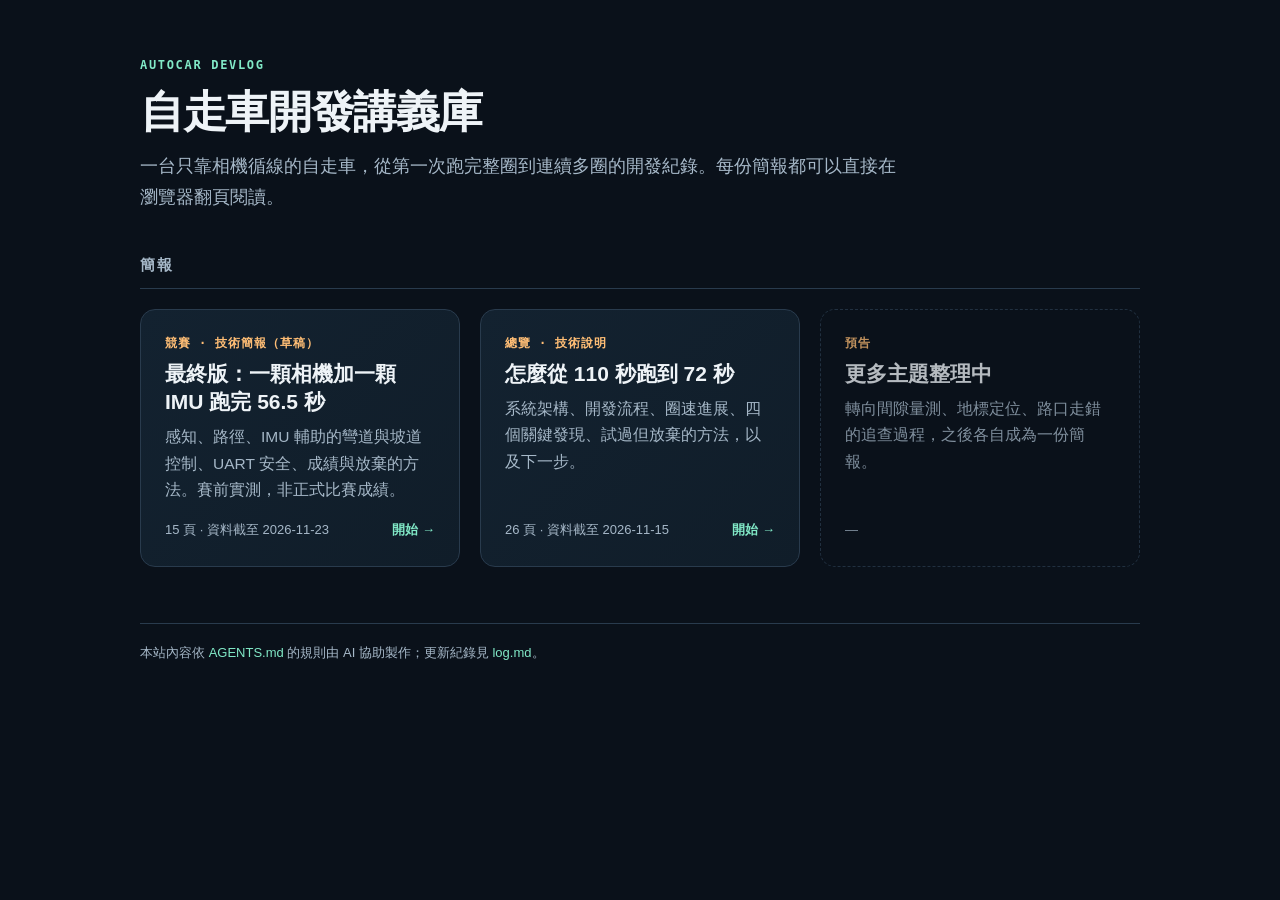
<file: index.html>
<!DOCTYPE html>
<html lang="zh-Hant"><head><meta charset="utf-8"/><meta name="viewport" content="width=device-width,initial-scale=1"/>
<meta name="description" content="視覺循線自走車的開發紀錄與技術說明簡報。"/>
<title>自走車開發講義庫</title>
<style>
:root{--bg:#0a111a;--panel:#111d2a;--line:#293b4d;--text:#eef3f7;--muted:#a6b8c8;--accent:#81e9c7;--warm:#ffbe75;color-scheme:dark}
*{box-sizing:border-box}
body{margin:0;background:var(--bg);color:var(--text);font:18px/1.7 -apple-system,BlinkMacSystemFont,"Segoe UI","PingFang TC","Microsoft JhengHei","Noto Sans CJK TC",sans-serif}
a{color:var(--accent);text-decoration:none}a:hover{text-decoration:underline}
.wrap{max-width:1040px;margin:auto;padding:56px 20px 80px}
.kicker{font:600 12px/1.5 ui-monospace,Consolas,monospace;letter-spacing:.14em;color:var(--accent)}
h1{font-size:clamp(30px,5vw,44px);line-height:1.25;letter-spacing:-.03em;margin:10px 0 12px}
.intro{color:var(--muted);max-width:42em;margin:0 0 40px}
h2{font-size:15px;letter-spacing:.1em;color:var(--muted);font-weight:650;border-bottom:1px solid var(--line);padding-bottom:10px;margin:0 0 20px}
.grid{display:grid;grid-template-columns:repeat(auto-fill,minmax(290px,1fr));gap:20px}
.card{display:flex;flex-direction:column;padding:24px;border:1px solid var(--line);border-radius:15px;background:linear-gradient(135deg,#132230,#101d29);color:var(--text);transition:border-color .15s,transform .15s}
.card:hover{border-color:var(--accent);transform:translateY(-2px);text-decoration:none}
.card .cat{font:600 12px/1.5 ui-monospace,Consolas,monospace;letter-spacing:.08em;color:var(--warm)}
.card h3{font-size:21px;line-height:1.35;margin:8px 0}
.card p{color:var(--muted);font-size:15.5px;margin:0 0 16px;flex:1}
.card .meta{font-size:13px;color:var(--muted);display:flex;justify-content:space-between;align-items:center}
.card .go{color:var(--accent);font-weight:700}
.card.soon{border-style:dashed;background:none;opacity:.75}
footer{margin-top:56px;font-size:13px;color:var(--muted);border-top:1px solid var(--line);padding-top:18px}
</style></head>
<body><div class="wrap">
<div class="kicker">AUTOCAR DEVLOG</div>
<h1>自走車開發講義庫</h1>
<p class="intro">一台只靠相機循線的自走車，從第一次跑完整圈到連續多圈的開發紀錄。每份簡報都可以直接在瀏覽器翻頁閱讀。</p>

<h2>簡報</h2>
<div class="grid">
<!-- DECK-CARDS:START（新增簡報時在最上方加一張卡片，格式見 AGENTS.md）-->
<a class="card" href="decks/2026-11-final-tech/">
<span class="cat">競賽 · 技術簡報（草稿）</span>
<h3>最終版：一顆相機加一顆 IMU 跑完 56.5 秒</h3>
<p>感知、路徑、IMU 輔助的彎道與坡道控制、UART 安全、成績與放棄的方法。賽前實測，非正式比賽成績。</p>
<span class="meta"><span>15 頁 · 資料截至 2026-11-23</span><span class="go">開始 →</span></span>
</a>
<a class="card" href="decks/2026-11-dev-overview/">
<span class="cat">總覽 · 技術說明</span>
<h3>怎麼從 110 秒跑到 72 秒</h3>
<p>系統架構、開發流程、圈速進展、四個關鍵發現、試過但放棄的方法，以及下一步。</p>
<span class="meta"><span>26 頁 · 資料截至 2026-11-15</span><span class="go">開始 →</span></span>
</a>
<!-- DECK-CARDS:END -->
<div class="card soon"><span class="cat">預告</span><h3>更多主題整理中</h3><p>轉向間隙量測、地標定位、路口走錯的追查過程，之後各自成為一份簡報。</p><span class="meta"><span>—</span></span></div>
</div>

<footer>本站內容依 <a href="AGENTS.md">AGENTS.md</a> 的規則由 AI 協助製作；更新紀錄見 <a href="log.md">log.md</a>。</footer>
</div></body></html>
</file>
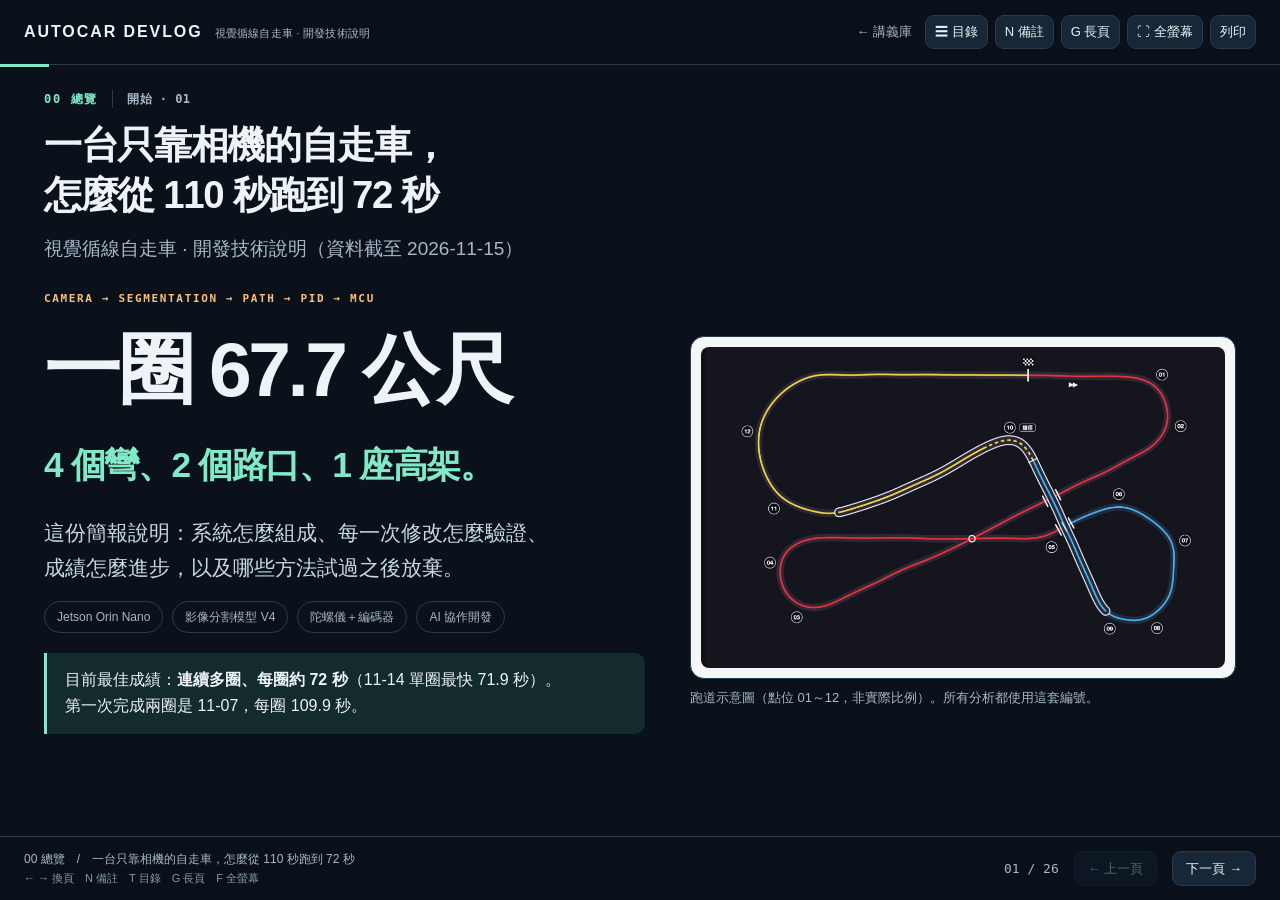
<file: decks/2026-11-dev-overview/index.html>
<!DOCTYPE html>
<html lang="zh-Hant"><head><meta charset="utf-8"/><meta name="viewport" content="width=device-width,initial-scale=1"/>
<meta name="description" content="AI 自走車開發技術說明：系統架構、開發流程、圈速進展、放棄的方法與下一步。"/>
<title>自走車開發技術說明</title>
<link rel="stylesheet" href="../../assets/deck.css"/></head>
<body>
<main class="deck" data-brand="AUTOCAR DEVLOG" data-sub="視覺循線自走車 · 開發技術說明">

<!-- ============ 00 總覽 ============ -->
<section class="slide active" data-chapter="00 總覽" data-title="一台只靠相機的自走車，怎麼從 110 秒跑到 72 秒">
<header class="slide-header"><div class="eyebrow">00 總覽 <span class="tag">開始 · 01</span></div><h1>一台只靠相機的自走車，<br/>怎麼從 110 秒跑到 72 秒</h1><p class="lead">視覺循線自走車 · 開發技術說明（資料截至 2026-11-15）</p></header>
<div class="slide-content"><div class="cols hero"><div>
<div class="hero-kicker">CAMERA → SEGMENTATION → PATH → PID → MCU</div>
<h2 class="hero-title">一圈 67.7 公尺<br/><em>4 個彎、2 個路口、1 座高架。</em></h2>
<p class="hero-desc">這份簡報說明：系統怎麼組成、每一次修改怎麼驗證、<br/>成績怎麼進步，以及哪些方法試過之後放棄。</p>
<p><span class="pill">Jetson Orin Nano</span> <span class="pill">影像分割模型 V4</span> <span class="pill">陀螺儀＋編碼器</span> <span class="pill">AI 協作開發</span></p>
<div class="callout">目前最佳成績：<b>連續多圈、每圈約 72 秒</b>（11-14 單圈最快 71.9 秒）。<br/>第一次完成兩圈是 11-07，每圈 109.9 秒。</div>
</div><div>
<figure class="figure"><img src="track-map.webp" alt="跑道示意圖，標有點位 01 到 12、起點旗子與行駛方向"/></figure>
<span class="figcap">跑道示意圖（點位 01～12，非實際比例）。所有分析都使用這套編號。</span>
</div></div></div>
<aside class="teacher-note"><b>講者備註</b>開場先講「只靠一顆相機循線」與「一圈有哪些難點」，再帶出成績。圖是示意，不含實量尺寸。</aside>
</section>

<section class="slide" data-chapter="00 總覽" data-title="跑道與難點" data-lead="同一圈裡有四種完全不同的路況，每一段的失敗方式都不一樣。">
<div class="slide-content"><div class="cols"><div>
<div class="table-wrap"><table><thead><tr><th>路段</th><th>點位</th><th>特徵</th><th>主要難點</th></tr></thead><tbody>
<tr><td>彎 1</td><td>01～02</td><td>右彎 150°、半徑約 1.28 m</td><td>高速直線後進彎，舵機容易打到底</td></tr>
<tr><td>斜線＋路口</td><td>02～03</td><td>穿過隧道口與圓圈交叉</td><td>地上有 V 字標線，容易被當成邊線</td></tr>
<tr><td>彎 2</td><td>03～04</td><td>右彎 210°、半徑約 1.18 m</td><td>最急的彎；出彎後緊接圓圈路口</td></tr>
<tr><td>彎 3</td><td>06～09</td><td>右彎約 268° 迴圈，尾段上坡</td><td>彎中丟線；上坡時車速掉太多</td></tr>
<tr><td>上段</td><td>09～10</td><td>高架、虛線左轉約 87°</td><td>只有虛線可跟，轉完後沒有橫向參考</td></tr>
<tr><td>下坡＋彎 4</td><td>10～12</td><td>約 17.5° 下坡後接 180° 右彎</td><td>落地瞬間影像劇烈變化，容易轉不夠</td></tr>
</tbody></table></div>
</div><div>
<div class="box"><h3>場地數字</h3><ul>
<li>一圈長度：<b>67.7 m</b>（各圈誤差約 0.24 m）</li>
<li>車道內寬：<b>46 cm</b>；車身最寬 32 cm，左右各剩約 7 cm</li>
<li>一圈總轉角：約 −714°（右轉為主）</li>
<li>半徑：彎 1／2／4 為實量，彎 3 未量</li></ul></div>
<div class="callout warn">左右只有 7 cm 餘裕：車頭偏 1° 走 3 公尺就會漂掉約 5 cm。</div>
</div></div></div>
</section>

<section class="slide" data-chapter="00 總覽" data-title="車上視角：完整跑一圈" data-lead="11-15 實跑紀錄的第 2 圈，72.1 秒，原速播放。">
<div class="slide-content"><figure class="figure dark wide"><video controls preload="none" poster="lap-poster.jpg" src="lap.webm"></video></figure>
<span class="figcap">綠色：分割模型認出的白線。橘線：估計出的車道中心。下方：車速、油門與轉向命令，全部取自車上當時的紀錄，不是事後重算。</span></div>
<aside class="teacher-note"><b>講者備註</b>可以邊放邊講：斜線過路口（約 5～15 秒）、彎 3 迴圈接上坡、高架上的虛線左轉、下坡落地接彎 4。影片中車速最慢的地方就是虛線左轉。</aside>
</section>
<section class="slide" data-chapter="00 總覽" data-title="六個路段在相機裡的樣子" data-lead="同一顆相機、同一個模型，要處理差異這麼大的畫面。">
<div class="slide-content"><figure class="figure dark wide"><img src="segments.jpg" alt="六張車上相機畫面：彎 2、圓圈路口、彎 3、高架轉彎後、下坡、坡底接彎 4，疊上白線遮罩與車道中心"/></figure>
<div class="cards" style="margin-top:18px"><div class="box"><h3>彎道只看得到一條線</h3><p>彎 2、彎 3 的內側線常在畫面外，只能靠一條線加上記住的車道寬推算中心。</p></div>
<div class="box"><h3>路口有多餘的線</h3><p>圓圈路口與下坡時，畫面裡同時有別條車道的線，要判斷哪一條才是自己的。</p></div>
<div class="box"><h3>高架上沒有車道線</h3><p>轉彎後只有中間的虛線，兩側邊線很遠；最後一公尺連虛線也沒有。</p></div></div></div>
</section>

<!-- ============ 01 系統 ============ -->
<section class="slide" data-chapter="01 系統" data-title="硬體組成" data-lead="三層：負責「看與決定」的 Orin、負責「動」的微控制器、負責「觀察與分析」的筆電。">
<div class="slide-content"><div class="cards">
<div class="box"><h3>Jetson Orin Nano（車上）</h3><ul><li>相機擷取（640×360）</li><li>影像分割模型推論（GPU）</li><li>路徑估計與 PID 控制迴圈</li><li>陀螺儀紀錄 50 Hz</li><li>每一輪完整紀錄（影像、遮罩、每格命令）</li></ul></div>
<div class="box"><h3>BMduino 微控制器（車上）</h3><ul><li>透過 UART 接收 Orin 命令</li><li>經 I²C 的 PCA9685 輸出舵機與馬達 PWM</li><li>讀取雙輪編碼器</li><li>急停按鈕、500 ms 無命令自動停車</li><li>油門上限 50%（韌體限制）</li></ul></div>
<div class="box"><h3>筆電工作台</h3><ul><li>參數設定、下達任務、顯示結果</li><li>下載每輪紀錄做離線分析</li><li>離線重播：用錄到的資料重跑控制程式</li><li>不參與即時控制，斷線不影響車子跑完該輪</li></ul></div>
</div>
<div class="table-wrap" style="margin-top:22px"><table><thead><tr><th>項目</th><th>規格</th><th>狀態</th></tr></thead><tbody>
<tr><td>輪徑／車寬</td><td>7.5 cm／32 cm（輪胎最外側）</td><td>實量</td></tr>
<tr><td>相機最近可見地面</td><td>前輪最前緣往前 27 cm</td><td>實量</td></tr>
<tr><td>相機型號、舵機與馬達型號、電池規格</td><td><span class="todo">待補</span></td><td>需要本人提供</td></tr>
<tr><td>整車照片</td><td><span class="todo">待補</span></td><td>需要本人提供</td></tr>
</tbody></table></div></div>
<aside class="teacher-note"><b>講者備註</b>強調「即時控制全部在車上」：筆電畫面延遲不等於控制延遲，這是早期常被混在一起的兩件事。</aside>
</section>

<section class="slide" data-chapter="01 系統" data-title="接線：誰接到誰" data-lead="Orin 只透過一條 UART 對微控制器下命令；所有 PWM 都由微控制器經 PCA9685 輸出。">
<div class="slide-content"><div class="cols"><div><figure class="figure"><img src="wiring.jpg" alt="接線圖：Jetson Orin Nano、BMduino、PCA9685、馬達驅動板與兩顆附編碼器的馬達"/></figure>
<span class="figcap">專案接線圖。<span class="todo">待確認</span> 是否與目前車上一致（11-11 重新組裝過）。</span></div>
<div><div class="table-wrap"><table><thead><tr><th>連接</th><th>說明</th></tr></thead><tbody>
<tr><td>Orin ↔ BMduino</td><td>UART，經 74HC125 做 3.3 V／5 V 電位轉換</td></tr>
<tr><td>BMduino → PCA9685</td><td>I²C；16 通道 PWM 模組，輸出舵機與馬達驅動訊號</td></tr>
<tr><td>PCA9685 → 馬達驅動板</td><td>兩顆馬達的 PWM 與方向訊號（另有 74LS14 做訊號整形）</td></tr>
<tr><td>馬達編碼器 → BMduino</td><td>兩輪各一組 A／B 相訊號</td></tr>
<tr><td>急停按鈕 → BMduino</td><td>直接進微控制器腳位，不經 Orin</td></tr>
</tbody></table></div>
<div class="callout warn">I²C 與 UART 都曾因雜訊出錯：I²C 寫入失敗會讓馬達通道停擺，UART 一筆回覆損壞曾直接結束整輪。兩者後來都加了重試與容錯。</div></div></div></div>
</section>

<section class="slide" data-chapter="01 系統" data-title="從影像到輪子：一格資料的旅程" data-lead="每 0.1 秒一格。景物出現在畫面到輪子真的轉動，大約要 0.36 秒。">
<div class="slide-content">
<div class="pipeline"><span>相機<br/><small>640×360</small></span><b>→</b><span>分割模型 V4<br/><small>白線遮罩</small></span><b>→</b><span>路徑估計<br/><small>車道中心</small></span><b>→</b><span>PID＋各路段模組<br/><small>舵機與油門</small></span><b>→</b><span>UART → 微控制器<br/><small>PWM 輸出</small></span></div>
<figure class="figure dark wide"><img src="pipeline.jpg" alt="同一格的相機原圖、模型輸出的白線遮罩、疊上車道中心的結果"/></figure>
<div class="cols" style="margin-top:18px"><div>
<h3>路徑估計在做什麼</h3>
<ul><li>看得到兩條邊線：取中間。</li><li>只看得到一條：用「這條線＋記住的車道寬」推算中心。</li><li>路口另有切換器：判斷主路徑不可信時改用備用走廊。</li><li>輸出「影像誤差」：車道中心相對畫面中心的偏移（1.0 約等於 40 cm）。</li></ul>
</div><div>
<h3>控制在做什麼</h3>
<ul><li>PID 把影像誤差變成舵機命令（目前 kp 220／ki 40／kd 30）。</li><li>陀螺儀內迴圈：抑制車頭擺動。</li><li>轉向間隙補償：換方向時多送 ±55 µs。</li><li>速度排程：依誤差、彎道、坡度決定油門。</li><li>各路段模組：路口、上段、坡底各有專屬處理。</li></ul>
</div></div>
<div class="callout">延遲的組成（實測擬合）：相機到控制約 0.10 秒＋命令到輪子的純延遲 0.10 秒＋機構反應。車速 1.25 m/s 時，前視距離 0.64 m 裡有約 0.4 m 在輪子反應前就走完了。</div>
</div>
</section>

<section class="slide" data-chapter="01 系統" data-title="不靠相機也知道自己在哪：地標定位" data-lead="用陀螺儀累積轉角、俯仰角與編碼器里程，辨識一圈 13 個地標。">
<div class="slide-content"><div class="cols"><div>
<ul class="steps">
<li><span><b>地標</b>：每個彎的起點與終點（累積轉角越過門檻）、坡道、坡頂、下坡、落地、虛線轉彎起訖。</span></li>
<li><span><b>里程</b>：地標之間用編碼器算距離，誤差約 ±0.2 m。</span></li>
<li><span><b>用途</b>：路口保護窗口、減速區、各彎油門都改成「以地標為錨點」，不再依賴影像判斷彎道結束。</span></li>
</ul>
<div class="checkpoint"><b>實測</b><span>首次上車 4 圈 × 13 地標＝52／52 全部找到；圈內位置誤差中位約 0.3 m。</span></div>
</div><div>
<div class="box"><h3>為什麼需要它</h3><p>原本用影像判斷「彎 2 結束了」，實際會晚 1.7～8.2 m。路口保護窗口因此開在錯的位置，造成多次走錯跑道或撞柱。</p><p>改用地標後，窗口位置固定在彎 2 結束後約 3 m，誤差 0.3 m 內。</p></div>
<div class="callout warn">限制：地標定位只回答「在哪一段」，不能用來盲走。實測各圈車頭方向可差 2～6°，「記住一圈照著走」橫偏會超過 7 cm 餘裕。</div>
</div></div></div>
</section>

<section class="slide" data-chapter="01 系統" data-title="安全設計" data-lead="動車的權限與停車的條件，都寫成明確規則。">
<div class="slide-content"><div class="cols"><div>
<div class="table-wrap"><table><thead><tr><th>保護</th><th>條件</th></tr></thead><tbody>
<tr><td>實體急停</td><td>按鈕直接進微控制器；韌體加 10 ms 去彈跳，避免雜訊誤觸</td></tr>
<tr><td>命令逾時</td><td>微控制器 500 ms 沒收到命令即停車</td></tr>
<tr><td>影像過期</td><td>控制用影像超過 0.4 秒即停車</td></tr>
<tr><td>丟線</td><td>持續沒有有效路徑即結束該輪</td></tr>
<tr><td>卡住偵測</td><td>有油門但兩輪幾乎不轉持續 1 秒即停車</td></tr>
<tr><td>下坡過速</td><td>輪速超過門檻時壓低油門</td></tr>
</tbody></table></div>
</div><div>
<div class="box"><h3>給 AI 的動車規則</h3><ul>
<li>沒有當次明確授權，不發舵機或馬達命令、不燒錄、不重啟車控服務。</li>
<li>每次部署前先備份車上現況，並記下退回方式。</li>
<li>「模型辨識成功」「離線重播通過」不等於「實車可安全行駛」，報告時分開寫。</li></ul></div>
<div class="callout">卡住偵測的由來：11-13 車頂在牆上後，馬達仍持續推了約 5 秒才被人工停下。之後用那次紀錄定門檻，61 輪正常行駛 0 次誤觸發。</div>
</div></div></div>
</section>

<!-- ============ 02 開發流程 ============ -->
<section class="slide" data-chapter="02 開發流程" data-title="每一項修改怎麼上車" data-lead="先離線、後上車；先證明沒改到別的、再打開新功能。">
<div class="slide-content">
<div class="pipeline"><span>① 實跑紀錄<br/><small>影像、遮罩、每格命令</small></span><b>→</b><span>② 離線分析<br/><small>找出機制</small></span><b>→</b><span>③ 候選程式<br/><small>附開關</small></span><b>→</b><span>④ 重播證明<br/><small>開關關閉＝逐格相同</small></span><b>→</b><span>⑤ 上車驗證<br/><small>看數字決定留或退</small></span></div>
<div class="cards">
<div class="box"><h3>開關全關＝逐格相同</h3><p>新程式上車前，先用過去的實跑紀錄重播數萬到十幾萬格，確認在開關關閉時，舵機、油門、停車時機與原版完全一樣。這樣上車後若行為改變，就確定是新功能造成的。</p></div>
<div class="box"><h3>每項都有退回條件</h3><p>開啟前先寫下「看到什麼數字就退回」。例如補償門檻 30→60 預期減少擺動，實跑反而擺幅變大、圈速慢 3 秒，當場依規則退回。</p></div>
<div class="box"><h3>不同路段可以同輪測</h3><p>管不同路段的修改互不影響，可以同一輪一起開；會互相影響的（例如上段油門與虛線轉彎）就分開測。</p></div>
</div>
<div class="callout warn">重播的限制：只能證明「程式沒改到不該改的」，不能預測車子實際會怎麼走。閉迴路行為只有實車才知道，簡報中凡是離線估計都會標明。</div>
</div>
<aside class="teacher-note"><b>講者備註</b>這一頁是整個專案方法上最重要的一頁。可以舉 11-15 的例子：三個離線看起來都合理的修改，上車後兩個變差、當場退回。</aside>
</section>

<section class="slide" data-chapter="02 開發流程" data-title="和 AI 協作的方式" data-lead="規則檔決定 AI 怎麼工作；人負責現場、授權與最後判斷。">
<div class="slide-content"><div class="cols"><div>
<h3>分工</h3>
<div class="table-wrap"><table><thead><tr><th>誰</th><th>做什麼</th></tr></thead><tbody>
<tr><td>人</td><td>現場操作、觀察車子、量尺寸、每次動車與部署的授權、決定方向</td></tr>
<tr><td>主對話 AI</td><td>分析紀錄、提出方案、連線部署、複核子代理的結果</td></tr>
<tr><td>離線子代理</td><td>各自在獨立資料夾做一個題目，交回摘要與證明，不連車</td></tr>
</tbody></table></div>
<div class="callout">子代理交回的結果一律由主對話複核（雜湊、測試、抽查逐格資料）後才採用；曾因此更正多個先前的錯誤結論。</div>
</div><div>
<h3>規則檔（AGENTS.md）裡寫了什麼</h3>
<ul><li>統一的跑道地圖與彎道編號。</li><li>動車、燒錄、重啟的授權界線。</li><li>「已驗證」與「未驗證」必須分開說明。</li><li>筆電延遲與車上控制延遲要分開判斷。</li><li>目前車上的完整狀態與每次變更的備份位置。</li></ul>
<div class="callout warn">目前的問題：規則與每日工作紀錄寫在同一個檔案，已長到 28 萬字元。這個網站專案就是改用「規則檔＋索引＋紀錄」分開的做法。</div>
</div></div></div>
</section>

<!-- ============ 03 進展 ============ -->
<section class="slide" data-chapter="03 進展" data-title="開發時間線" data-lead="大致分成五個階段。">
<div class="slide-content"><div class="table-wrap"><table><thead><tr><th>時間</th><th>階段</th><th>做了什麼</th><th>結果</th></tr></thead><tbody>
<tr><td class="num">10 月中</td><td>影像辨識與工作台</td><td>錄影、標註、訓練分割模型（V1～V5）；建立筆電工作台與安全的車控入口</td><td>採用 V4；V5 未通過整體驗證，不取代</td></tr>
<tr><td class="num">10 月下旬</td><td>路徑算法檢討</td><td>27 輪 5,418 格重播比較；人工判讀 4 輪；改用獨立的線估計算法</td><td>路徑計算由約 47 ms 降到約 2 ms（筆電）</td></tr>
<tr><td class="num">11-07～08</td><td>首次完成整圈</td><td>加入陀螺儀、彎道地圖、速度排程</td><td>兩圈，每圈 109.9 → 93.0 秒</td></tr>
<tr><td class="num">11-10～11</td><td>逐項補丁</td><td>兩天內約 40 項修改，逐輪調整</td><td>最快 85.8 秒，但完成率低；六輪連續失敗後決定凍結</td></tr>
<tr><td class="num">11-12～13</td><td>量測與整合</td><td>實測轉向間隙；盤點 72 層控制；重構成分段表；整合版上車</td><td>連續 5 圈約 82 秒、無失敗</td></tr>
<tr><td class="num">11-14～15</td><td>定位與提速</td><td>地標定位、位置式減速區、各彎油門、坡底改裝</td><td>連續多圈約 72 秒</td></tr>
</tbody></table></div>
<div class="callout">轉折點在 11-11 晚上：從「一輪改一項」改成「凍結設定、連跑多輪只記錄、離線找出機制後一次整合」。</div>
</div>
</section>

<section class="slide" data-chapter="03 進展" data-title="圈速進展" data-lead="單圈時間（秒）。11-13 之後的數字都是連續多圈中的成績。">
<div class="slide-content"><div class="table-wrap"><table><thead><tr><th>日期</th><th>單圈</th><th style="width:38%"></th><th>主要變更</th></tr></thead><tbody>
<tr><td class="num">11-07</td><td class="num">109.9</td><td><span class="bar old" style="width:100%"></span></td><td>首次兩圈</td></tr>
<tr><td class="num">11-08</td><td class="num">93.0</td><td><span class="bar old" style="width:84.6%"></span></td><td>控制參數調整</td></tr>
<tr><td class="num">11-11</td><td class="num">85.8</td><td><span class="bar old" style="width:78.1%"></span></td><td>彎道與路口多項修正（當時完成率低）</td></tr>
<tr><td class="num">11-12</td><td class="num">81.9</td><td><span class="bar old" style="width:74.5%"></span></td><td>轉向間隙補償 ±55 µs</td></tr>
<tr><td class="num">11-13</td><td class="num">82.2～82.8</td><td><span class="bar old" style="width:75.0%"></span></td><td>整合版；首次連續 5 圈無失敗</td></tr>
<tr><td class="num">11-14 下午</td><td class="num">79.3～80.7</td><td><span class="bar old" style="width:72.8%"></span></td><td>微分增益 60→30、路口影像修正、落地油門</td></tr>
<tr><td class="num">11-14 傍晚</td><td class="num">73.3～76.8</td><td><span class="bar old" style="width:68.2%"></span></td><td>加速反應加快、彎 4 油門、上坡保底、上段提速</td></tr>
<tr><td class="num">11-14 收工</td><td class="num">71.9～72.9</td><td><span class="bar" style="width:65.9%"></span></td><td>地標定錨、彎 1 油門、坡底改裝</td></tr>
<tr><td class="num">11-15</td><td class="num">71.8～72.8</td><td><span class="bar" style="width:65.7%"></span></td><td>彎 3 丟線修正、彎 2 舵量下限（圈速不變，可靠性提高）</td></tr>
</tbody></table></div>
<div class="cards"><div class="box"><h3>11-14 一天 −7.6 秒</h3><p>80.35 → 72.6 秒。有事先估計的項目，實得與預估都相符（例如預估 −1.82 秒、實得 −1.80 秒）。</p></div>
<div class="box"><h3>平均車速</h3><p>67.7 m ÷ 72 秒 ≈ 0.94 m/s。油門上限 50% 時平地極速約 1.22 m/s。</p></div>
<div class="box"><h3>全油門時間只有 14%</h3><p>一圈中約 32% 是彎道或誤差大的低油門，約 22% 在等誤差穩定或爬升。</p></div></div>
</div>
</section>

<section class="slide" data-chapter="03 進展" data-title="一圈的車速與油門" data-lead="11-15 的一圈（72.1 秒）。上：車速；下：油門命令。底色區分路段。">
<div class="slide-content"><figure class="figure dark wide"><img src="lap-speed.png" alt="一圈內車速與油門對圈內位置的折線圖，標示彎 1、斜線、彎 2、路口、左彎、彎 3、上坡、上段、彎 4、主直線"/></figure>
<div class="cards" style="margin-top:18px"><div class="box"><h3>全油門只出現在三段直線</h3><p>斜線、圓圈路口前後、主直線。其餘時間油門多在 28% 上下。</p></div>
<div class="box"><h3>最慢的地方在高架</h3><p>虛線左轉時車速掉到約 0.4 m/s；整個上段平均只有約 0.6 m/s。</p></div>
<div class="box"><h3>彎道約 0.9 m/s</h3><p>四個彎的車速差不多，但彎 4 半徑是其他彎的兩倍，還有提速空間。</p></div></div></div>
<aside class="teacher-note"><b>講者備註</b>車速由編碼器里程對時間計算，編碼器每 0.2 秒回報一次，圖上已做約 1 秒的平滑。</aside>
</section>

<section class="slide" data-chapter="03 進展" data-title="可靠性：各路段通過率" data-lead="整合版（11-14 傍晚）之後，約 40 圈只有 1 次失敗。">
<div class="slide-content"><div class="cols"><div>
<div class="table-wrap"><table><thead><tr><th>時期</th><th>完整圈</th><th>失敗</th></tr></thead><tbody>
<tr><td>11-13（整合前）</td><td class="num">約 11</td><td class="num bad">6</td></tr>
<tr><td>11-14 整合版之前</td><td class="num">—</td><td class="num bad">6 次碰撞或出界</td></tr>
<tr><td>11-14 整合版之後</td><td class="num">25</td><td class="num ok">0</td></tr>
<tr><td>11-15</td><td class="num">約 15</td><td class="num">1（坡底轉不夠）</td></tr>
</tbody></table></div>
<p class="small">三天 44 輪共 31 次失敗的位置（11-11～13）：彎 2 後圓圈路口 11、上段 6、下坡與坡底 6、彎 3 2、彎 2 2、彎 1 與 V 字 2、彎 4 1。</p>
</div><div>
<div class="box"><h3>目前剩下的風險（依序）</h3><ol style="margin:0;padding-left:1.3em">
<li>落地後轉不夠（約三分之一的落地會壓到外側）</li>
<li>彎 2 彎中舵機打到底</li>
<li>虛線轉彎中途看丟虛線</li>
<li>上段轉完後沒有橫向參考</li>
<li>彎 1 油門提高後舵機餘裕不足</li></ol></div>
<div class="callout warn">每一項都已有離線候選修正，尚未實車驗證。</div>
</div></div></div>
</section>

<!-- ============ 04 關鍵發現 ============ -->
<section class="slide" data-chapter="04 關鍵發現" data-title="發現一：轉向機構有很大的間隙" data-lead="舵機換方向時，前 155 µs 的命令輪子完全不動。">
<div class="slide-content"><div class="cols"><div>
<h3>怎麼量的</h3>
<ul class="steps"><li><span>在平地地墊上，相機不參與；用陀螺儀與編碼器量車子實際的彎度。</span></li>
<li><span>舵機命令每 0.8 秒走一階 20 µs，由右到左、再由左到右。</span></li>
<li><span>比較兩個方向下，同一個命令對應的彎度差多少。</span></li></ul>
<div class="checkpoint"><b>結果</b><span>遲滯 155 µs（95% 區間 149～160）；8 趟、三組重複，組間差 14%。</span></div>
</div><div>
<div class="box"><h3>影響</h3><ul><li>出彎後車子會固定偏一邊走 2～3 秒（命令變了、輪子沒動）。</li><li>小幅修正被間隙吃掉，控制器以為沒效而加大。</li></ul></div>
<div class="box" style="margin-top:14px"><h3>處理</h3><ul><li>在輸出最後一步做一次反轉補償 ±55 µs（合計 110，約為量到的七成）。</li><li>直線誤差中位由 0.26～0.39 降到 0.06～0.19。</li><li>副作用：先前在「有間隙」下調好的參數變得太強，後來把微分增益由 60 降到 30。</li></ul></div>
</div></div></div>
<aside class="teacher-note"><b>講者備註</b>這是「先量測、再設計」的代表例子。量之前由舊紀錄粗估只有 40～70 µs，實測是 155。</aside>
</section>

<section class="slide" data-chapter="04 關鍵發現" data-title="發現二：72 層控制互相打架" data-lead="補丁累積到一定程度後，問題不再是缺功能，而是功能互相干擾。">
<div class="slide-content"><div class="cols"><div>
<div class="box"><h3>盤點結果（11-12）</h3><ul>
<li>會改寫舵機命令的位置約 30 處，共 72 層。</li>
<li>當天實際改到命令的 39 層、開著但從未觸發的 10 層、已關閉但還在程式裡的 10 層。</li>
<li>兩套間隙補償互相觸發：上段 75% 的格子命令跳動超過 100 µs。</li>
<li>「看似相同其實不同」的條件 11 組，例如四種「坡底平地」的定義、四個陡坡門檻。</li></ul></div>
</div><div>
<h3>整理方式</h3>
<ul class="steps">
<li><span>做重播工具，能逐格比對兩版程式的輸出。</span></li>
<li><span>刪掉 11 個已關閉或只記錄的層。</span></li>
<li><span>把主迴圈重構成「先判斷目前在哪個路段，再依序執行該路段的層」。</span></li>
<li><span>每一步都證明輸出與前一版逐格相同（共 5 萬多格）。</span></li></ul>
<div class="callout">重構本身不改變任何行為，但之後每個問題都能回答「這一格是哪一層決定的」。</div>
</div></div></div>
</section>

<section class="slide" data-chapter="04 關鍵發現" data-title="發現三：路口走錯的真正原因" data-lead="同一個路口兩天內走錯四次，前後提出過三種解釋，最後一種才對。">
<div class="slide-content"><div class="table-wrap"><table><thead><tr><th>當時的解釋</th><th>依據</th><th>後來的結論</th></tr></thead><tbody>
<tr><td>相機認錯線</td><td>路口內影像誤差突然反向</td><td>部分不成立：多數時候相機是對的，車道中心確實在車的右側</td></tr>
<tr><td>車速太快</td><td>走錯那圈進路口較快</td><td>不成立：12 次通過都是 1.12～1.25 m/s，把另一個路口搞混了</td></tr>
<tr><td>保護窗口位置錯</td><td>彎道結束判定晚 2～8 m</td><td>成立：改用地標定錨後窗口位置固定</td></tr>
<tr><td>車道線與圓圈標線接成「&lt;」形</td><td>逐格重跑路徑估計</td><td>成立：線沿著標線延伸到另一條車道；改在地面座標檢查轉折與方向後，走錯格數大幅減少</td></tr>
</tbody></table></div>
<div class="callout warn">教訓：單看一輪容易下錯結論。後來的規則是「同一個失敗重複出現才處理，並且用全部通過與失敗的紀錄一起比」。</div>
</div>
</section>

<section class="slide" data-chapter="04 關鍵發現" data-title="路口走錯：畫面上發生了什麼" data-lead="11-12 的一次走錯，約 3.5 秒內的八格畫面（由左到右、由上到下）。">
<div class="slide-content"><figure class="figure dark wide"><img src="crossing-wrong-lane.jpg" alt="八格連續的車上畫面：車子在圓圈路口逐漸左轉，最後進入左側另一條車道"/></figure>
<div class="cols" style="margin-top:18px"><div>
<ul><li>前兩格：左邊的車道線在前方與圓圈標線接成「&lt;」形。</li><li>第三、四格：車已經開始左偏，原本的右線移出畫面。</li><li>下排：相機改跟左側那條線，車子進了隧道方向的另一條車道。</li></ul>
<div class="callout">全程影像都「有效」、誤差都不大，所以沒有任何保護被觸發。</div>
</div><div>
<figure class="figure dark"><img src="crossing-fix.jpg" alt="同兩格的遮罩：左為原本的路徑估計沿著標線彎向左邊，右為修正後維持直行"/></figure>
<span class="figcap">同一時刻的遮罩。左：原本的估計（黃線）跟著標線往左彎。右：加上「轉折超過 15° 就切斷、方向不合就不採用」之後（藍線）維持原車道方向。此圖為離線重播結果。</span>
</div></div></div>
</section>

<section class="slide" data-chapter="04 關鍵發現" data-title="發現四：提速的瓶頸不在油門上限" data-lead="油門上限 50% 的理論最快圈速約 60 秒，但目前的限制在別的地方。">
<div class="slide-content"><div class="cards two">
<div class="box"><h3>彎道受限於轉向能力</h3><p>彎 2 目前的車速（0.95 m/s）已超過舵機打到底能轉的極限（約 0.87 m/s），所以每圈都打到底。要更快，必須在進彎前就開始轉（前饋），不能等相機看到。</p></div>
<div class="box"><h3>高速時相機來不及</h3><p>約 1.0～1.1 m/s 以上，只靠相機入彎一定會晚。地標定位可以預告彎 2、彎 3 的位置（誤差 0.2～0.3 m），彎 1 太粗還不行。</p></div>
<div class="box"><h3>上段佔一圈的 16%</h3><p>高架段 7 m 要走約 11.5 秒。虛線轉彎受限於「看到虛線時已經只剩 0.9 m」，不是抓地力。</p></div>
<div class="box"><h3>估計（離線模型）</h3><p>只調設定：約 70.5～71 秒。<br/>加上直線位置式油門：約 69 秒。<br/>再加前饋轉向：約 65～68 秒。<br/>60 秒在目前油門上限下做不到。</p></div>
</div></div>
<aside class="teacher-note"><b>講者備註</b>這些是離線模型的估計，已打折（彎道 ×0.9、其餘 ×0.6），實車尚未驗證。</aside>
</section>

<section class="slide" data-chapter="04 關鍵發現" data-title="高架上段：轉完彎後，路其實是個漏斗" data-lead="從遮罩量出兩條外側邊線的間距：由約 135 cm 收到坡口約 60 cm。">
<div class="slide-content"><figure class="figure dark wide"><img src="upper-funnel.jpg" alt="六格高架上的畫面，標出左右邊線在不同前方距離的間距，從 137 公分逐漸縮到約 55 公分"/></figure>
<div class="cols" style="margin-top:18px"><div><ul><li>原本的程式只找中間的虛線；虛線結束後約 3 秒只靠陀螺儀保持方向，沒有任何橫向資訊。</li><li>實際上兩條外側邊線一直都在遮罩裡，只是比一般車道寬得多，原本的估計不認得。</li></ul></div>
<div><div class="callout warn">限制：邊線只在車前 0.8～2.5 m 看得到，坡頂前最後一公尺仍然看不到；所以它能修正方向，幫不了最後一段。此項修正已完成離線、尚未上車。</div></div></div></div>
<aside class="teacher-note"><b>講者備註</b>圖上的公分數是用平地投影估的，高架上有約 8% 的比例誤差，是量級參考不是精確值。</aside>
</section>

<!-- ============ 05 放棄的方法 ============ -->
<section class="slide" data-chapter="05 放棄的方法" data-title="試過但放棄：影像與路徑" data-lead="每一項都有資料支持「為什麼不用」。">
<div class="slide-content"><div class="table-wrap"><table><thead><tr><th>方法</th><th>想解決什麼</th><th>放棄原因</th></tr></thead><tbody>
<tr><td>分割模型 V5</td><td>提高辨識</td><td>整體驗證未通過，維持 V4</td></tr>
<tr><td>彎道外移（路徑往外推 5～10 px）</td><td>彎道壓內線</td><td>彎向判斷有反向的格子；之後改用別的算法</td></tr>
<tr><td>整合式路口算法（K 系列）作為一般循線</td><td>路口選路</td><td>路徑耗時高（約 47 ms）；一般道路改用獨立線估計，直線判讀 11／11 較接近中心</td></tr>
<tr><td>線外退回規則</td><td>擋掉指向跑道外的路徑</td><td>現行也無目標時擋錯 3／4</td></tr>
<tr><td>實體車道寬（46 cm）取代像素比例</td><td>單線估計的跳動</td><td>跳動 17→16，最大跳動反而變大；真正的大跳動是左右線認錯</td></tr>
<tr><td>上段用實線邊線</td><td>虛線轉彎後的參考</td><td>遮罩中虛線常黏成長線，認錯誤差約 55 cm（後來改用外側兩條邊線，仍在評估）</td></tr>
<tr><td>下坡時預瞄遠處的彎 4</td><td>落地後轉不夠</td><td>看得到彎，但無法預測車子需要多少轉向（區分能力等於亂猜）</td></tr>
</tbody></table></div></div>
</section>

<section class="slide" data-chapter="05 放棄的方法" data-title="試過但放棄：控制與流程" data-lead="其中幾項是離線看起來可行、上車後才發現不行。">
<div class="slide-content"><div class="table-wrap"><table><thead><tr><th>方法</th><th>想解決什麼</th><th>放棄原因</th></tr></thead><tbody>
<tr><td>記住一圈的方向照著走</td><td>不靠相機過路口與坡底</td><td>各圈方向差 2～6°，盲走 3 m 橫偏超過餘裕；只保留「定位」用途</td></tr>
<tr><td>路口內直行（忽略相機）</td><td>路口走錯</td><td>進路口時車頭本來就偏 2.9°，模擬橫偏變大</td></tr>
<tr><td>補償門檻 30→60</td><td>直線微擺</td><td>實跑擺幅 1.6°→3.7°、圈速慢 3 秒，當場退回</td></tr>
<tr><td>舵機中心 1500</td><td>直線固定偏差</td><td>直線變好但坡底 3 次失敗 2 次；退回 1480</td></tr>
<tr><td>自動舵機中心</td><td>免手動調中心</td><td>估計器左右平均偏高，關閉</td></tr>
<tr><td>彎 2 最小舵量保持</td><td>彎 2 轉不夠</td><td>轉太多、反覆啟動，當輪關閉</td></tr>
<tr><td>坡上專用轉向律</td><td>下坡擺動</td><td>上車後車到坡底偏外側、擺動未減，退回；後來發現擺動約一半來自線來源切換</td></tr>
<tr><td>轉彎後加速＋滑行</td><td>上段提速</td><td>滑行把車壓到 0.25 m/s，且未對準就加速造成過衝 16°</td></tr>
<tr><td>一輪改一項的補丁方式</td><td>快速修問題</td><td>單圈完成率只有五成多，改為凍結、重複、整合</td></tr>
</tbody></table></div>
<div class="callout">硬體限制下不做的事：提高油門上限需要重新燒錄韌體，依規則改用數值調整。</div>
</div>
</section>

<!-- ============ 06 現況 ============ -->
<section class="slide" data-chapter="06 現況與下一步" data-title="目前狀態（2026-11-15）" data-lead="車上版本、已驗證與未驗證分開列。">
<div class="slide-content"><div class="cols"><div>
<div class="box"><h3 class="ok">已實車驗證</h3><ul>
<li>連續 4 圈約 72 秒（11-15）。</li>
<li>地標定位、位置式減速區、各彎油門。</li>
<li>彎 3 丟線修正：丟線由 7／21 次降到 3／15 次。</li>
<li>彎 2 進彎舵量下限：完全不打到底的通過由 1／21 提高到 7／15。</li>
<li>卡住停車、急停去彈跳、通訊回覆遺失不結束該輪。</li></ul></div>
</div><div>
<div class="box"><h3 style="color:var(--warm)">已完成離線、尚未上車</h3><ul>
<li>坡底轉不夠的修正（依落後量放寬上限、改用正確路徑）。</li>
<li>彎 2 舵量下限延長到彎中。</li>
<li>上段用外側兩條邊線當方向基準。</li>
<li>下坡車道寬比例修正。</li>
<li>直線位置式油門、進彎前饋轉向。</li></ul></div>
<div class="callout warn">以上離線項目只有開迴路重播的證據，車上行為未知。</div>
</div></div></div>
</section>

<section class="slide" data-chapter="06 現況與下一步" data-title="下一步" data-lead="先可靠、後提速。">
<div class="slide-content"><div class="cols"><div>
<ul class="steps">
<li><span><b>到場檢查</b>：核對鏡頭姿態、同步紀錄、量上段與坡口尺寸。</span></li>
<li><span><b>第 1 輪</b>：坡底修正＋彎 2 下限延長＋上段方向基準（三個不同路段）。</span></li>
<li><span><b>第 2 輪</b>：上段轉彎後加速（不用滑行）。</span></li>
<li><span><b>第 3 輪</b>：下坡車道寬修正。</span></li>
<li><span><b>之後各自單獨</b>：直線加速門檻、位置式油門、彎 1 舵量下限。</span></li></ul>
</div><div>
<div class="table-wrap"><table><thead><tr><th>目標</th><th>需要什麼</th></tr></thead><tbody>
<tr><td>約 71 秒</td><td>只調設定</td></tr>
<tr><td>約 69 秒</td><td>加上直線位置式油門</td></tr>
<tr><td>約 65～68 秒</td><td>再加進彎前饋轉向、上段再快 1.5～2 秒</td></tr>
<tr><td>60 秒</td><td>目前油門上限下做不到</td></tr>
</tbody></table></div>
<div class="callout">待處理的硬體項目：急停線加上拉電阻與電容、起步偶發暴衝的檢查、舵機與主電共用電源的雜訊。</div>
</div></div></div>
</section>

<section class="slide" data-chapter="06 現況與下一步" data-title="這個專案學到的事" data-lead="技術之外的四點。">
<div class="slide-content"><div class="cards two">
<div class="box"><h3>先量測，再設計</h3><p>轉向間隙、實際直行點、延遲、各彎半徑，量出來的數字常和假設差很多。量之前調的參數，量之後多半要重調。</p></div>
<div class="box"><h3>離線通過不等於實車可行</h3><p>重播能證明「沒改壞」，不能證明「會變好」。11-15 三項離線合理的修改，上車後兩項變差。</p></div>
<div class="box"><h3>補丁有上限</h3><p>累積到 72 層之後，新補丁修好一處、弄壞另一處。停下來盤點與重構，比繼續加更快。</p></div>
<div class="box"><h3>把結論的更正也記下來</h3><p>多個「當時確定」的原因後來被推翻。紀錄中保留更正，才不會重複走同一條錯路。</p></div>
</div></div>
</section>

</main>
<script src="../../assets/deck.js"></script>
</body></html>
</file>
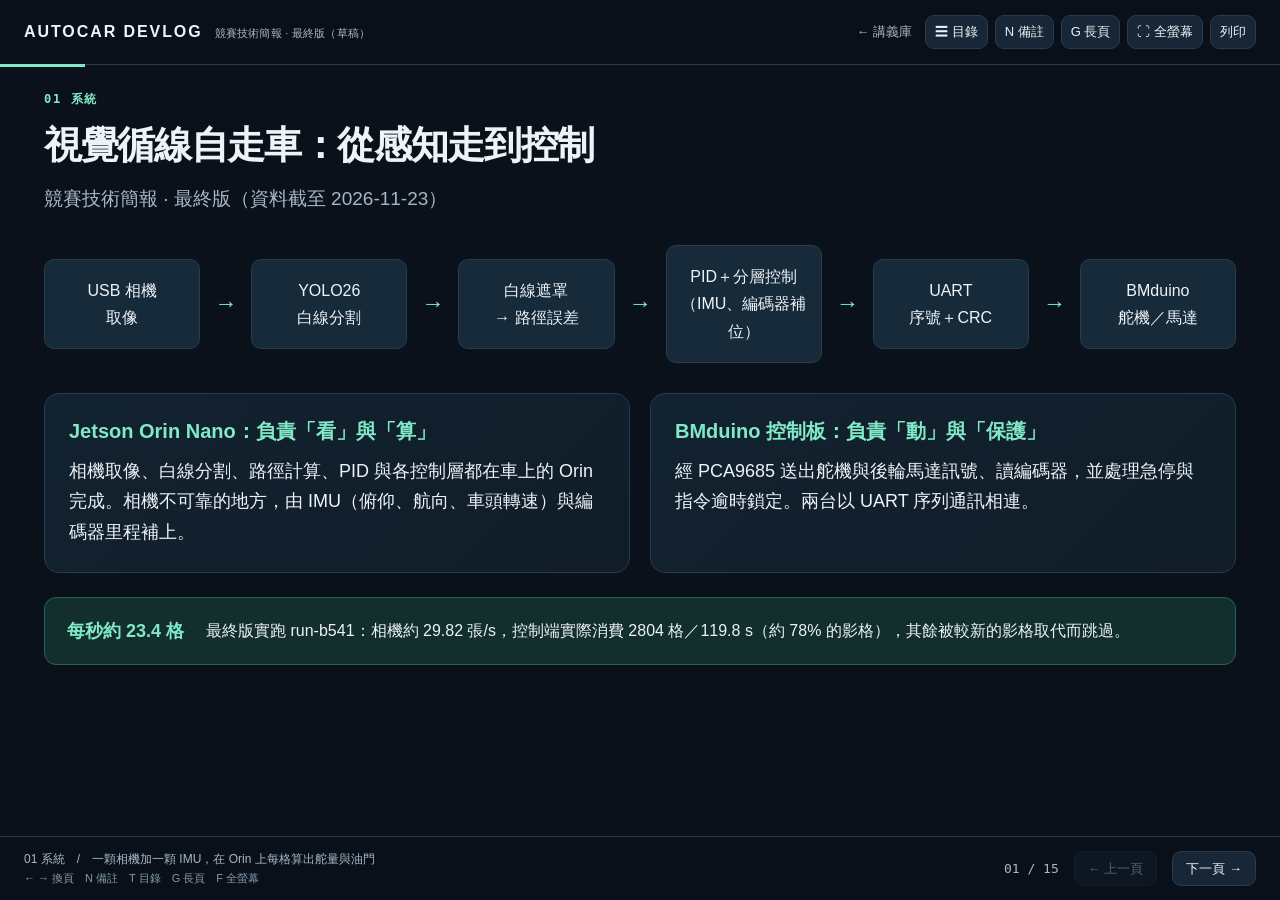
<file: decks/2026-11-final-tech/index.html>
<!DOCTYPE html>
<html lang="zh-Hant"><head><meta charset="utf-8"/><meta name="viewport" content="width=device-width,initial-scale=1"/>
<meta name="description" content="視覺循線自走車最終版的競賽技術簡報：感知、路徑、IMU 輔助控制、通訊、成績與放棄的方法。"/>
<title>競賽技術簡報（最終版）</title>
<link rel="stylesheet" href="../../assets/deck.css"/></head>
<body>
<main class="deck" data-brand="AUTOCAR DEVLOG" data-sub="競賽技術簡報 · 最終版（草稿）">

<!-- P01 -->
<section class="slide active" data-chapter="01 系統" data-title="一顆相機加一顆 IMU，在 Orin 上每格算出舵量與油門" data-lead="資料截至 2026-11-23（最終定版 run-b541）" data-wiki="overview,hardware/vehicle-hardware,comms/timing-latency,control/command-chain">
<header class="slide-header"><div class="eyebrow">01 系統</div><h1>視覺循線自走車：從感知走到控制</h1><p class="lead">競賽技術簡報 · 最終版（資料截至 2026-11-23）</p></header>
<div class="slide-content">
<div class="pipeline"><span>USB 相機<br/>取像</span><b>→</b><span>YOLO26<br/>白線分割</span><b>→</b><span>白線遮罩<br/>→ 路徑誤差</span><b>→</b><span>PID＋分層控制<br/>（IMU、編碼器補位）</span><b>→</b><span>UART<br/>序號＋CRC</span><b>→</b><span>BMduino<br/>舵機／馬達</span></div>
<div class="cards two">
<div class="box"><h3>Jetson Orin Nano：負責「看」與「算」</h3><p>相機取像、白線分割、路徑計算、PID 與各控制層都在車上的 Orin 完成。相機不可靠的地方，由 IMU（俯仰、航向、車頭轉速）與編碼器里程補上。</p></div>
<div class="box"><h3>BMduino 控制板：負責「動」與「保護」</h3><p>經 PCA9685 送出舵機與後輪馬達訊號、讀編碼器，並處理急停與指令逾時鎖定。兩台以 UART 序列通訊相連。</p></div>
</div>
<div class="checkpoint"><b>每秒約 23.4 格</b><span>最終版實跑 run-b541：相機約 29.82 張/s，控制端實際消費 2804 格／119.8 s（約 78% 的影格），其餘被較新的影格取代而跳過。</span></div>
</div>
<aside class="teacher-note"><b>講者備註</b>Wiki 來源：overview、hardware/vehicle-hardware、comms/timing-latency、control/command-chain。待決：P-1（馬達驅動器型號未定，本頁不寫）；C-1（編碼器與馬達腳位編號相同）。系統方塊圖為 HTML 重畫，未放原理圖。</aside>
</section>

<!-- P02 -->
<section class="slide dense" data-chapter="02 感知" data-title="固定手動曝光，相機才能維持約 30 張/s" data-lead="自動曝光在光線不足時拉長每格時間" data-wiki="perception/camera-capture">
<div class="slide-content"><div class="cols"><div>
<div class="table-wrap"><table><thead><tr><th>項目</th><th>自動曝光</th><th>手動 30 ms＋gamma 300</th></tr></thead><tbody>
<tr><td>每秒張數</td><td>約 17～20（車停起點 16.6～16.7）</td><td>29.7～29.9</td></tr>
<tr><td>每次讀取</td><td>約 60 ms</td><td>約 32 ms</td></tr>
<tr><td>隧道口左線近處</td><td class="bad">大半沒被辨識</td><td class="ok">兩線完整</td></tr>
</tbody></table></div>
<p>只開手動 30 ms 時畫面太暗（平均亮度 18、左線消失）；加上相機內建 gamma 300 後亮度 122，白線遮罩與自動曝光的重疊 IoU 0.855。</p>
</div><div>

<figure class="figure"><img src="p02-exposure-tunnel.jpg" alt="隧道口：自動曝光與手動 30 ms＋gamma 300 的畫面與分割遮罩"/><figcaption class="figcap">11-17 隧道口靜態比對（車停、未行駛）：左＝自動曝光 16.7 張/s，左線近處大半沒被辨識；右＝手動 30 ms＋gamma 300 29.7 張/s，左右兩線完整。上排相機畫面、下排模型遮罩；背景已模糊。</figcaption></figure>
</div></div></div>
<aside class="teacher-note"><b>講者備註</b><ul class="steps">
<li><span>USB 相機以 MJPG、1280×720、要求 30 張/s、緩衝 2 張取像（緩衝小，避免讀到舊影格）。</span></li>
<li><span>開機服務固定手動曝光 30 ms＋gamma 300；相機斷電重插會回到自動曝光，由開機服務重設。</span></li>
<li><span>解碼後縮成 640×360，做暖色光修正，再送進分割模型。</span></li>
</ul>Wiki 來源：perception/camera-capture。素材：11-17 曝光靜態比對（raw/records/analyses/expo-20261117）；相機型號原始資料未記載。</aside>
</section>

<!-- P03 -->
<section class="slide dense" data-chapter="02 感知" data-title="自己標註微調的兩類分割模型，逐像素找出白線" data-lead="YOLO26n-sem v4 權重；Orin 上以 PyTorch 推論，模型階段中位約 20 ms" data-wiki="perception/yolo26-sem,comms/timing-latency">
<div class="slide-content">
<figure class="figure"><img src="p03-seg-triptych.webp" alt="相機原圖、模型輸出的白線遮罩、遮罩疊回原圖三連圖"/><figcaption class="figcap">11-19 實跑畫面（run-1f77 第 2 圈斜線末段）；模型權重與最終版相同（8b802fa0），控制版本較早，非 11-23 最終版錄影。畫面上半部（場邊）已先模糊。</figcaption></figure>
<div class="table-wrap"><table><thead><tr><th>新驗證集（15 張）</th><th>邊界 IoU</th><th>Precision</th><th>Recall</th></tr></thead><tbody>
<tr><td>v3</td><td>0.7935</td><td>0.8789</td><td>0.8908</td></tr>
<tr><td>v4（部署）</td><td class="ok">0.8623</td><td>0.9014</td><td>0.9521</td></tr>
</tbody></table></div>
<p>兩類：背景／白線邊界。v4 由 v3 再微調 30 epoch（訓練 63 張）。驗證集與訓練同路線、按時間分塊，<b>不是獨立測試</b>。最終實跑模型階段中位 20.2 ms。</p>
</div>
<aside class="teacher-note"><b>講者備註</b>Wiki 來源：perception/yolo26-sem、comms/timing-latency。待決：H-2（最終版沒有原始影像，感知畫面用 11-19 錄影）。未用 TensorRT，不可寫「TensorRT 加速」。</aside>
</section>

<!-- P04 -->
<section class="slide dense" data-chapter="03 路徑" data-title="配對左右內緣求出中心路徑，近列給 PID、遠列作預看" data-lead="camera-pair-v2：在白線遮罩上逐列找內緣，再合成近處與遠處的誤差" data-wiki="path/mask-to-path,path/junction-handling,control/pid-core,comms/timing-latency">
<div class="slide-content">
<div class="nf-grid" data-nearfar>
<div>
<figure class="figure"><img src="p04-path-overlay.webp" alt="遮罩疊上中心路徑，標出路徑最近與最遠點"/><figcaption class="figcap">11-19 實跑畫面（run-1f77）；模型權重與最終版相同（8b802fa0），控制版本較早，非 11-23 最終版錄影。</figcaption></figure>
</div>
<div class="nf-widget">
<div class="nf-tag">互動示意：拖拉桿看 Near／Far 怎麼合成誤差（正值＝路徑在畫面中心右側）</div>
<svg class="nf-scene" role="img" aria-label="近列與遠列取樣的概念示意圖"></svg>
<div class="nf-btns"><button data-scen="straight">直線</button><button data-scen="left">左彎</button><button data-scen="right">右彎</button><button data-reset>重設（權重 0.2）</button></div>
<div class="nf-ctrl">
<label>近處誤差 e<sub>near</sub> <output data-out="near"></output><input type="range" name="nf-near" min="-1" max="1" step="0.01" value="0"></label>
<label>遠處誤差 e<sub>far,proj</sub>（已換算） <output data-out="far"></output><input type="range" name="nf-far" min="-1" max="1" step="0.01" value="0"></label>
<label>遠處預看權重 <output data-out="w"></output><input type="range" name="nf-w" min="0" max="0.5" step="0.01" value="0.2"></label>
</div>
<div class="nf-out">
<div class="nf-static">靜態加權（<b>忽略濾波</b>的示意）<br><b data-out="static"></b><br>＝e<sub>near</sub>＋權重×(e<sub>far</sub>−e<sub>near</sub>)，夾在 ±1</div>
<div class="nf-dyn">LPF 動態輸出（τ＝0.15 s，固定）<br>0.15 s 時 <b data-out="dyn"></b>（方向項到 <span data-out="frac"></span>），1 s 時 <span data-out="dyn1"></span>
<svg class="nf-plot" role="img" aria-label="低通濾波後誤差隨時間的變化"></svg></div>
</div>
</div>
<ol class="nf-steps nf-explain">
<li><b>取樣列</b>：遮罩縮成 640×360，第 140～340 列每 4 列取一列，共 51 列。</li>
<li><b>左右內緣配對</b>：每列找白線靠車道一側的內緣，左右都有就取中點；寬度比的中位數須在 0.65～1.45。</li>
<li><b>單側推估</b>：只看到一邊時，用最近的車道寬比例 k（0.7～1.4）乘該列應有車道寬 W(y)，往內推半個車道。</li>
<li><b>透視尺度換算</b>：遠處車道看起來較窄，遠點誤差先乘 W(near)／W(far) 換成近處尺度，避免把「平行但偏移」誤判成轉彎。</li>
<li><b>近遠誤差合成</b>：近點（影像高度 0.6）是主誤差；遠點（0.45）與近點之差乘 0.2、經 τ＝0.15 s 低通後加上去，再夾在 ±1，交給 PID。</li>
</ol>
</div>
<div class="nf-eqs">
<div><div class="math-svg math-display" role="img" aria-label="e_{\text{far,proj}} = e_{\text{far}} \times \frac{W(\text{near})}{W(\text{far})}"><svg style="vertical-align: -2.172ex;" xmlns="http://www.w3.org/2000/svg" width="24.758ex" height="5.475ex" role="img" focusable="false" viewBox="0 -1460 10943.1 2420"><g stroke="currentColor" fill="currentColor" stroke-width="0" transform="scale(1,-1)"><g data-mml-node="math"><g data-mml-node="msub"><g data-mml-node="mi"><path data-c="1D452" d="M39 168Q39 225 58 272T107 350T174 402T244 433T307 442H310Q355 442 388 420T421 355Q421 265 310 237Q261 224 176 223Q139 223 138 221Q138 219 132 186T125 128Q125 81 146 54T209 26T302 45T394 111Q403 121 406 121Q410 121 419 112T429 98T420 82T390 55T344 24T281 -1T205 -11Q126 -11 83 42T39 168ZM373 353Q367 405 305 405Q272 405 244 391T199 357T170 316T154 280T149 261Q149 260 169 260Q282 260 327 284T373 353Z"></path></g><g data-mml-node="TeXAtom" transform="translate(499,-150) scale(0.707)" data-mjx-texclass="ORD"><g data-mml-node="mtext"><path data-c="66" d="M273 0Q255 3 146 3Q43 3 34 0H26V46H42Q70 46 91 49Q99 52 103 60Q104 62 104 224V385H33V431H104V497L105 564L107 574Q126 639 171 668T266 704Q267 704 275 704T289 705Q330 702 351 679T372 627Q372 604 358 590T321 576T284 590T270 627Q270 647 288 667H284Q280 668 273 668Q245 668 223 647T189 592Q183 572 182 497V431H293V385H185V225Q185 63 186 61T189 57T194 54T199 51T206 49T213 48T222 47T231 47T241 46T251 46H282V0H273Z"></path><path data-c="61" d="M137 305T115 305T78 320T63 359Q63 394 97 421T218 448Q291 448 336 416T396 340Q401 326 401 309T402 194V124Q402 76 407 58T428 40Q443 40 448 56T453 109V145H493V106Q492 66 490 59Q481 29 455 12T400 -6T353 12T329 54V58L327 55Q325 52 322 49T314 40T302 29T287 17T269 6T247 -2T221 -8T190 -11Q130 -11 82 20T34 107Q34 128 41 147T68 188T116 225T194 253T304 268H318V290Q318 324 312 340Q290 411 215 411Q197 411 181 410T156 406T148 403Q170 388 170 359Q170 334 154 320ZM126 106Q126 75 150 51T209 26Q247 26 276 49T315 109Q317 116 318 175Q318 233 317 233Q309 233 296 232T251 223T193 203T147 166T126 106Z" transform="translate(306,0)"></path><path data-c="72" d="M36 46H50Q89 46 97 60V68Q97 77 97 91T98 122T98 161T98 203Q98 234 98 269T98 328L97 351Q94 370 83 376T38 385H20V408Q20 431 22 431L32 432Q42 433 60 434T96 436Q112 437 131 438T160 441T171 442H174V373Q213 441 271 441H277Q322 441 343 419T364 373Q364 352 351 337T313 322Q288 322 276 338T263 372Q263 381 265 388T270 400T273 405Q271 407 250 401Q234 393 226 386Q179 341 179 207V154Q179 141 179 127T179 101T180 81T180 66V61Q181 59 183 57T188 54T193 51T200 49T207 48T216 47T225 47T235 46T245 46H276V0H267Q249 3 140 3Q37 3 28 0H20V46H36Z" transform="translate(806,0)"></path><path data-c="2C" d="M78 35T78 60T94 103T137 121Q165 121 187 96T210 8Q210 -27 201 -60T180 -117T154 -158T130 -185T117 -194Q113 -194 104 -185T95 -172Q95 -168 106 -156T131 -126T157 -76T173 -3V9L172 8Q170 7 167 6T161 3T152 1T140 0Q113 0 96 17Z" transform="translate(1198,0)"></path><path data-c="70" d="M36 -148H50Q89 -148 97 -134V-126Q97 -119 97 -107T97 -77T98 -38T98 6T98 55T98 106Q98 140 98 177T98 243T98 296T97 335T97 351Q94 370 83 376T38 385H20V408Q20 431 22 431L32 432Q42 433 61 434T98 436Q115 437 135 438T165 441T176 442H179V416L180 390L188 397Q247 441 326 441Q407 441 464 377T522 216Q522 115 457 52T310 -11Q242 -11 190 33L182 40V-45V-101Q182 -128 184 -134T195 -145Q216 -148 244 -148H260V-194H252L228 -193Q205 -192 178 -192T140 -191Q37 -191 28 -194H20V-148H36ZM424 218Q424 292 390 347T305 402Q234 402 182 337V98Q222 26 294 26Q345 26 384 80T424 218Z" transform="translate(1476,0)"></path><path data-c="72" d="M36 46H50Q89 46 97 60V68Q97 77 97 91T98 122T98 161T98 203Q98 234 98 269T98 328L97 351Q94 370 83 376T38 385H20V408Q20 431 22 431L32 432Q42 433 60 434T96 436Q112 437 131 438T160 441T171 442H174V373Q213 441 271 441H277Q322 441 343 419T364 373Q364 352 351 337T313 322Q288 322 276 338T263 372Q263 381 265 388T270 400T273 405Q271 407 250 401Q234 393 226 386Q179 341 179 207V154Q179 141 179 127T179 101T180 81T180 66V61Q181 59 183 57T188 54T193 51T200 49T207 48T216 47T225 47T235 46T245 46H276V0H267Q249 3 140 3Q37 3 28 0H20V46H36Z" transform="translate(2032,0)"></path><path data-c="6F" d="M28 214Q28 309 93 378T250 448Q340 448 405 380T471 215Q471 120 407 55T250 -10Q153 -10 91 57T28 214ZM250 30Q372 30 372 193V225V250Q372 272 371 288T364 326T348 362T317 390T268 410Q263 411 252 411Q222 411 195 399Q152 377 139 338T126 246V226Q126 130 145 91Q177 30 250 30Z" transform="translate(2424,0)"></path><path data-c="6A" d="M98 609Q98 637 116 653T160 669Q183 667 200 652T217 609Q217 579 200 564T158 549Q133 549 116 564T98 609ZM28 -163Q58 -168 64 -168Q124 -168 135 -77Q137 -65 137 141T136 353Q132 371 120 377T72 385H52V408Q52 431 54 431L58 432Q62 432 70 432T87 433T108 434T133 436Q151 437 171 438T202 441T214 442H218V184Q217 -36 217 -59T211 -98Q195 -145 153 -175T58 -205Q9 -205 -23 -179T-55 -117Q-55 -94 -40 -79T-2 -64T36 -79T52 -118Q52 -143 28 -163Z" transform="translate(2924,0)"></path></g></g></g><g data-mml-node="mo" transform="translate(3110.7,0)"><path data-c="3D" d="M56 347Q56 360 70 367H707Q722 359 722 347Q722 336 708 328L390 327H72Q56 332 56 347ZM56 153Q56 168 72 173H708Q722 163 722 153Q722 140 707 133H70Q56 140 56 153Z"></path></g><g data-mml-node="msub" transform="translate(4166.5,0)"><g data-mml-node="mi"><path data-c="1D452" d="M39 168Q39 225 58 272T107 350T174 402T244 433T307 442H310Q355 442 388 420T421 355Q421 265 310 237Q261 224 176 223Q139 223 138 221Q138 219 132 186T125 128Q125 81 146 54T209 26T302 45T394 111Q403 121 406 121Q410 121 419 112T429 98T420 82T390 55T344 24T281 -1T205 -11Q126 -11 83 42T39 168ZM373 353Q367 405 305 405Q272 405 244 391T199 357T170 316T154 280T149 261Q149 260 169 260Q282 260 327 284T373 353Z"></path></g><g data-mml-node="TeXAtom" transform="translate(499,-150) scale(0.707)" data-mjx-texclass="ORD"><g data-mml-node="mtext"><path data-c="66" d="M273 0Q255 3 146 3Q43 3 34 0H26V46H42Q70 46 91 49Q99 52 103 60Q104 62 104 224V385H33V431H104V497L105 564L107 574Q126 639 171 668T266 704Q267 704 275 704T289 705Q330 702 351 679T372 627Q372 604 358 590T321 576T284 590T270 627Q270 647 288 667H284Q280 668 273 668Q245 668 223 647T189 592Q183 572 182 497V431H293V385H185V225Q185 63 186 61T189 57T194 54T199 51T206 49T213 48T222 47T231 47T241 46T251 46H282V0H273Z"></path><path data-c="61" d="M137 305T115 305T78 320T63 359Q63 394 97 421T218 448Q291 448 336 416T396 340Q401 326 401 309T402 194V124Q402 76 407 58T428 40Q443 40 448 56T453 109V145H493V106Q492 66 490 59Q481 29 455 12T400 -6T353 12T329 54V58L327 55Q325 52 322 49T314 40T302 29T287 17T269 6T247 -2T221 -8T190 -11Q130 -11 82 20T34 107Q34 128 41 147T68 188T116 225T194 253T304 268H318V290Q318 324 312 340Q290 411 215 411Q197 411 181 410T156 406T148 403Q170 388 170 359Q170 334 154 320ZM126 106Q126 75 150 51T209 26Q247 26 276 49T315 109Q317 116 318 175Q318 233 317 233Q309 233 296 232T251 223T193 203T147 166T126 106Z" transform="translate(306,0)"></path><path data-c="72" d="M36 46H50Q89 46 97 60V68Q97 77 97 91T98 122T98 161T98 203Q98 234 98 269T98 328L97 351Q94 370 83 376T38 385H20V408Q20 431 22 431L32 432Q42 433 60 434T96 436Q112 437 131 438T160 441T171 442H174V373Q213 441 271 441H277Q322 441 343 419T364 373Q364 352 351 337T313 322Q288 322 276 338T263 372Q263 381 265 388T270 400T273 405Q271 407 250 401Q234 393 226 386Q179 341 179 207V154Q179 141 179 127T179 101T180 81T180 66V61Q181 59 183 57T188 54T193 51T200 49T207 48T216 47T225 47T235 46T245 46H276V0H267Q249 3 140 3Q37 3 28 0H20V46H36Z" transform="translate(806,0)"></path></g></g></g><g data-mml-node="mo" transform="translate(5784.8,0)"><path data-c="D7" d="M630 29Q630 9 609 9Q604 9 587 25T493 118L389 222L284 117Q178 13 175 11Q171 9 168 9Q160 9 154 15T147 29Q147 36 161 51T255 146L359 250L255 354Q174 435 161 449T147 471Q147 480 153 485T168 490Q173 490 175 489Q178 487 284 383L389 278L493 382Q570 459 587 475T609 491Q630 491 630 471Q630 464 620 453T522 355L418 250L522 145Q606 61 618 48T630 29Z"></path></g><g data-mml-node="mfrac" transform="translate(6785.1,0)"><g data-mml-node="mrow" transform="translate(220,710)"><g data-mml-node="mi"><path data-c="1D44A" d="M436 683Q450 683 486 682T553 680Q604 680 638 681T677 682Q695 682 695 674Q695 670 692 659Q687 641 683 639T661 637Q636 636 621 632T600 624T597 615Q597 603 613 377T629 138L631 141Q633 144 637 151T649 170T666 200T690 241T720 295T759 362Q863 546 877 572T892 604Q892 619 873 628T831 637Q817 637 817 647Q817 650 819 660Q823 676 825 679T839 682Q842 682 856 682T895 682T949 681Q1015 681 1034 683Q1048 683 1048 672Q1048 666 1045 655T1038 640T1028 637Q1006 637 988 631T958 617T939 600T927 584L923 578L754 282Q586 -14 585 -15Q579 -22 561 -22Q546 -22 542 -17Q539 -14 523 229T506 480L494 462Q472 425 366 239Q222 -13 220 -15T215 -19Q210 -22 197 -22Q178 -22 176 -15Q176 -12 154 304T131 622Q129 631 121 633T82 637H58Q51 644 51 648Q52 671 64 683H76Q118 680 176 680Q301 680 313 683H323Q329 677 329 674T327 656Q322 641 318 637H297Q236 634 232 620Q262 160 266 136L501 550L499 587Q496 629 489 632Q483 636 447 637Q428 637 422 639T416 648Q416 650 418 660Q419 664 420 669T421 676T424 680T428 682T436 683Z"></path></g><g data-mml-node="mo" transform="translate(1048,0)"><path data-c="28" d="M94 250Q94 319 104 381T127 488T164 576T202 643T244 695T277 729T302 750H315H319Q333 750 333 741Q333 738 316 720T275 667T226 581T184 443T167 250T184 58T225 -81T274 -167T316 -220T333 -241Q333 -250 318 -250H315H302L274 -226Q180 -141 137 -14T94 250Z"></path></g><g data-mml-node="mtext" transform="translate(1437,0)"><path data-c="6E" d="M41 46H55Q94 46 102 60V68Q102 77 102 91T102 122T103 161T103 203Q103 234 103 269T102 328V351Q99 370 88 376T43 385H25V408Q25 431 27 431L37 432Q47 433 65 434T102 436Q119 437 138 438T167 441T178 442H181V402Q181 364 182 364T187 369T199 384T218 402T247 421T285 437Q305 442 336 442Q450 438 463 329Q464 322 464 190V104Q464 66 466 59T477 49Q498 46 526 46H542V0H534L510 1Q487 2 460 2T422 3Q319 3 310 0H302V46H318Q379 46 379 62Q380 64 380 200Q379 335 378 343Q372 371 358 385T334 402T308 404Q263 404 229 370Q202 343 195 315T187 232V168V108Q187 78 188 68T191 55T200 49Q221 46 249 46H265V0H257L234 1Q210 2 183 2T145 3Q42 3 33 0H25V46H41Z"></path><path data-c="65" d="M28 218Q28 273 48 318T98 391T163 433T229 448Q282 448 320 430T378 380T406 316T415 245Q415 238 408 231H126V216Q126 68 226 36Q246 30 270 30Q312 30 342 62Q359 79 369 104L379 128Q382 131 395 131H398Q415 131 415 121Q415 117 412 108Q393 53 349 21T250 -11Q155 -11 92 58T28 218ZM333 275Q322 403 238 411H236Q228 411 220 410T195 402T166 381T143 340T127 274V267H333V275Z" transform="translate(556,0)"></path><path data-c="61" d="M137 305T115 305T78 320T63 359Q63 394 97 421T218 448Q291 448 336 416T396 340Q401 326 401 309T402 194V124Q402 76 407 58T428 40Q443 40 448 56T453 109V145H493V106Q492 66 490 59Q481 29 455 12T400 -6T353 12T329 54V58L327 55Q325 52 322 49T314 40T302 29T287 17T269 6T247 -2T221 -8T190 -11Q130 -11 82 20T34 107Q34 128 41 147T68 188T116 225T194 253T304 268H318V290Q318 324 312 340Q290 411 215 411Q197 411 181 410T156 406T148 403Q170 388 170 359Q170 334 154 320ZM126 106Q126 75 150 51T209 26Q247 26 276 49T315 109Q317 116 318 175Q318 233 317 233Q309 233 296 232T251 223T193 203T147 166T126 106Z" transform="translate(1000,0)"></path><path data-c="72" d="M36 46H50Q89 46 97 60V68Q97 77 97 91T98 122T98 161T98 203Q98 234 98 269T98 328L97 351Q94 370 83 376T38 385H20V408Q20 431 22 431L32 432Q42 433 60 434T96 436Q112 437 131 438T160 441T171 442H174V373Q213 441 271 441H277Q322 441 343 419T364 373Q364 352 351 337T313 322Q288 322 276 338T263 372Q263 381 265 388T270 400T273 405Q271 407 250 401Q234 393 226 386Q179 341 179 207V154Q179 141 179 127T179 101T180 81T180 66V61Q181 59 183 57T188 54T193 51T200 49T207 48T216 47T225 47T235 46T245 46H276V0H267Q249 3 140 3Q37 3 28 0H20V46H36Z" transform="translate(1500,0)"></path></g><g data-mml-node="mo" transform="translate(3329,0)"><path data-c="29" d="M60 749L64 750Q69 750 74 750H86L114 726Q208 641 251 514T294 250Q294 182 284 119T261 12T224 -76T186 -143T145 -194T113 -227T90 -246Q87 -249 86 -250H74Q66 -250 63 -250T58 -247T55 -238Q56 -237 66 -225Q221 -64 221 250T66 725Q56 737 55 738Q55 746 60 749Z"></path></g></g><g data-mml-node="mrow" transform="translate(567,-710)"><g data-mml-node="mi"><path data-c="1D44A" d="M436 683Q450 683 486 682T553 680Q604 680 638 681T677 682Q695 682 695 674Q695 670 692 659Q687 641 683 639T661 637Q636 636 621 632T600 624T597 615Q597 603 613 377T629 138L631 141Q633 144 637 151T649 170T666 200T690 241T720 295T759 362Q863 546 877 572T892 604Q892 619 873 628T831 637Q817 637 817 647Q817 650 819 660Q823 676 825 679T839 682Q842 682 856 682T895 682T949 681Q1015 681 1034 683Q1048 683 1048 672Q1048 666 1045 655T1038 640T1028 637Q1006 637 988 631T958 617T939 600T927 584L923 578L754 282Q586 -14 585 -15Q579 -22 561 -22Q546 -22 542 -17Q539 -14 523 229T506 480L494 462Q472 425 366 239Q222 -13 220 -15T215 -19Q210 -22 197 -22Q178 -22 176 -15Q176 -12 154 304T131 622Q129 631 121 633T82 637H58Q51 644 51 648Q52 671 64 683H76Q118 680 176 680Q301 680 313 683H323Q329 677 329 674T327 656Q322 641 318 637H297Q236 634 232 620Q262 160 266 136L501 550L499 587Q496 629 489 632Q483 636 447 637Q428 637 422 639T416 648Q416 650 418 660Q419 664 420 669T421 676T424 680T428 682T436 683Z"></path></g><g data-mml-node="mo" transform="translate(1048,0)"><path data-c="28" d="M94 250Q94 319 104 381T127 488T164 576T202 643T244 695T277 729T302 750H315H319Q333 750 333 741Q333 738 316 720T275 667T226 581T184 443T167 250T184 58T225 -81T274 -167T316 -220T333 -241Q333 -250 318 -250H315H302L274 -226Q180 -141 137 -14T94 250Z"></path></g><g data-mml-node="mtext" transform="translate(1437,0)"><path data-c="66" d="M273 0Q255 3 146 3Q43 3 34 0H26V46H42Q70 46 91 49Q99 52 103 60Q104 62 104 224V385H33V431H104V497L105 564L107 574Q126 639 171 668T266 704Q267 704 275 704T289 705Q330 702 351 679T372 627Q372 604 358 590T321 576T284 590T270 627Q270 647 288 667H284Q280 668 273 668Q245 668 223 647T189 592Q183 572 182 497V431H293V385H185V225Q185 63 186 61T189 57T194 54T199 51T206 49T213 48T222 47T231 47T241 46T251 46H282V0H273Z"></path><path data-c="61" d="M137 305T115 305T78 320T63 359Q63 394 97 421T218 448Q291 448 336 416T396 340Q401 326 401 309T402 194V124Q402 76 407 58T428 40Q443 40 448 56T453 109V145H493V106Q492 66 490 59Q481 29 455 12T400 -6T353 12T329 54V58L327 55Q325 52 322 49T314 40T302 29T287 17T269 6T247 -2T221 -8T190 -11Q130 -11 82 20T34 107Q34 128 41 147T68 188T116 225T194 253T304 268H318V290Q318 324 312 340Q290 411 215 411Q197 411 181 410T156 406T148 403Q170 388 170 359Q170 334 154 320ZM126 106Q126 75 150 51T209 26Q247 26 276 49T315 109Q317 116 318 175Q318 233 317 233Q309 233 296 232T251 223T193 203T147 166T126 106Z" transform="translate(306,0)"></path><path data-c="72" d="M36 46H50Q89 46 97 60V68Q97 77 97 91T98 122T98 161T98 203Q98 234 98 269T98 328L97 351Q94 370 83 376T38 385H20V408Q20 431 22 431L32 432Q42 433 60 434T96 436Q112 437 131 438T160 441T171 442H174V373Q213 441 271 441H277Q322 441 343 419T364 373Q364 352 351 337T313 322Q288 322 276 338T263 372Q263 381 265 388T270 400T273 405Q271 407 250 401Q234 393 226 386Q179 341 179 207V154Q179 141 179 127T179 101T180 81T180 66V61Q181 59 183 57T188 54T193 51T200 49T207 48T216 47T225 47T235 46T245 46H276V0H267Q249 3 140 3Q37 3 28 0H20V46H36Z" transform="translate(806,0)"></path></g><g data-mml-node="mo" transform="translate(2635,0)"><path data-c="29" d="M60 749L64 750Q69 750 74 750H86L114 726Q208 641 251 514T294 250Q294 182 284 119T261 12T224 -76T186 -143T145 -194T113 -227T90 -246Q87 -249 86 -250H74Q66 -250 63 -250T58 -247T55 -238Q56 -237 66 -225Q221 -64 221 250T66 725Q56 737 55 738Q55 746 60 749Z"></path></g></g><rect width="3918" height="60" x="120" y="220"></rect></g></g></g></svg></div><small>① 透視尺度換算：把遠列誤差換成近列的尺度</small></div>
<div><div class="math-svg math-display" role="img" aria-label="e = \operatorname{clip}\!\Big(e_{\text{near}} + \mathrm{LPF}_{\tau = 0.15\,\text{s}}\big[\,0.2\,(e_{\text{far,proj}} - e_{\text{near}})\,\big],\ -1,\ 1\Big)"><svg style="vertical-align: -1.469ex;" xmlns="http://www.w3.org/2000/svg" width="57.159ex" height="4.07ex" role="img" focusable="false" viewBox="0 -1149.5 25264.1 1799"><g stroke="currentColor" fill="currentColor" stroke-width="0" transform="scale(1,-1)"><g data-mml-node="math"><g data-mml-node="mi"><path data-c="1D452" d="M39 168Q39 225 58 272T107 350T174 402T244 433T307 442H310Q355 442 388 420T421 355Q421 265 310 237Q261 224 176 223Q139 223 138 221Q138 219 132 186T125 128Q125 81 146 54T209 26T302 45T394 111Q403 121 406 121Q410 121 419 112T429 98T420 82T390 55T344 24T281 -1T205 -11Q126 -11 83 42T39 168ZM373 353Q367 405 305 405Q272 405 244 391T199 357T170 316T154 280T149 261Q149 260 169 260Q282 260 327 284T373 353Z"></path></g><g data-mml-node="mo" transform="translate(743.8,0)"><path data-c="3D" d="M56 347Q56 360 70 367H707Q722 359 722 347Q722 336 708 328L390 327H72Q56 332 56 347ZM56 153Q56 168 72 173H708Q722 163 722 153Q722 140 707 133H70Q56 140 56 153Z"></path></g><g data-mml-node="mi" transform="translate(1799.6,0)"><path data-c="63" d="M370 305T349 305T313 320T297 358Q297 381 312 396Q317 401 317 402T307 404Q281 408 258 408Q209 408 178 376Q131 329 131 219Q131 137 162 90Q203 29 272 29Q313 29 338 55T374 117Q376 125 379 127T395 129H409Q415 123 415 120Q415 116 411 104T395 71T366 33T318 2T249 -11Q163 -11 99 53T34 214Q34 318 99 383T250 448T370 421T404 357Q404 334 387 320Z"></path><path data-c="6C" d="M42 46H56Q95 46 103 60V68Q103 77 103 91T103 124T104 167T104 217T104 272T104 329Q104 366 104 407T104 482T104 542T103 586T103 603Q100 622 89 628T44 637H26V660Q26 683 28 683L38 684Q48 685 67 686T104 688Q121 689 141 690T171 693T182 694H185V379Q185 62 186 60Q190 52 198 49Q219 46 247 46H263V0H255L232 1Q209 2 183 2T145 3T107 3T57 1L34 0H26V46H42Z" transform="translate(444,0)"></path><path data-c="69" d="M69 609Q69 637 87 653T131 669Q154 667 171 652T188 609Q188 579 171 564T129 549Q104 549 87 564T69 609ZM247 0Q232 3 143 3Q132 3 106 3T56 1L34 0H26V46H42Q70 46 91 49Q100 53 102 60T104 102V205V293Q104 345 102 359T88 378Q74 385 41 385H30V408Q30 431 32 431L42 432Q52 433 70 434T106 436Q123 437 142 438T171 441T182 442H185V62Q190 52 197 50T232 46H255V0H247Z" transform="translate(722,0)"></path><path data-c="70" d="M36 -148H50Q89 -148 97 -134V-126Q97 -119 97 -107T97 -77T98 -38T98 6T98 55T98 106Q98 140 98 177T98 243T98 296T97 335T97 351Q94 370 83 376T38 385H20V408Q20 431 22 431L32 432Q42 433 61 434T98 436Q115 437 135 438T165 441T176 442H179V416L180 390L188 397Q247 441 326 441Q407 441 464 377T522 216Q522 115 457 52T310 -11Q242 -11 190 33L182 40V-45V-101Q182 -128 184 -134T195 -145Q216 -148 244 -148H260V-194H252L228 -193Q205 -192 178 -192T140 -191Q37 -191 28 -194H20V-148H36ZM424 218Q424 292 390 347T305 402Q234 402 182 337V98Q222 26 294 26Q345 26 384 80T424 218Z" transform="translate(1000,0)"></path></g><g data-mml-node="mstyle" transform="translate(3355.6,0)"><g data-mml-node="mspace"></g></g><g data-mml-node="TeXAtom" data-mjx-texclass="ORD" transform="translate(3355.2,0)"><g data-mml-node="mo" transform="translate(0 -0.5)"><path data-c="28" d="M180 96T180 250T205 541T266 770T353 944T444 1069T527 1150H555Q561 1144 561 1141Q561 1137 545 1120T504 1072T447 995T386 878T330 721T288 513T272 251Q272 133 280 56Q293 -87 326 -209T399 -405T475 -531T536 -609T561 -640Q561 -643 555 -649H527Q483 -612 443 -568T353 -443T266 -270T205 -41Z"></path></g></g><g data-mml-node="msub" transform="translate(3952.2,0)"><g data-mml-node="mi"><path data-c="1D452" d="M39 168Q39 225 58 272T107 350T174 402T244 433T307 442H310Q355 442 388 420T421 355Q421 265 310 237Q261 224 176 223Q139 223 138 221Q138 219 132 186T125 128Q125 81 146 54T209 26T302 45T394 111Q403 121 406 121Q410 121 419 112T429 98T420 82T390 55T344 24T281 -1T205 -11Q126 -11 83 42T39 168ZM373 353Q367 405 305 405Q272 405 244 391T199 357T170 316T154 280T149 261Q149 260 169 260Q282 260 327 284T373 353Z"></path></g><g data-mml-node="TeXAtom" transform="translate(499,-150) scale(0.707)" data-mjx-texclass="ORD"><g data-mml-node="mtext"><path data-c="6E" d="M41 46H55Q94 46 102 60V68Q102 77 102 91T102 122T103 161T103 203Q103 234 103 269T102 328V351Q99 370 88 376T43 385H25V408Q25 431 27 431L37 432Q47 433 65 434T102 436Q119 437 138 438T167 441T178 442H181V402Q181 364 182 364T187 369T199 384T218 402T247 421T285 437Q305 442 336 442Q450 438 463 329Q464 322 464 190V104Q464 66 466 59T477 49Q498 46 526 46H542V0H534L510 1Q487 2 460 2T422 3Q319 3 310 0H302V46H318Q379 46 379 62Q380 64 380 200Q379 335 378 343Q372 371 358 385T334 402T308 404Q263 404 229 370Q202 343 195 315T187 232V168V108Q187 78 188 68T191 55T200 49Q221 46 249 46H265V0H257L234 1Q210 2 183 2T145 3Q42 3 33 0H25V46H41Z"></path><path data-c="65" d="M28 218Q28 273 48 318T98 391T163 433T229 448Q282 448 320 430T378 380T406 316T415 245Q415 238 408 231H126V216Q126 68 226 36Q246 30 270 30Q312 30 342 62Q359 79 369 104L379 128Q382 131 395 131H398Q415 131 415 121Q415 117 412 108Q393 53 349 21T250 -11Q155 -11 92 58T28 218ZM333 275Q322 403 238 411H236Q228 411 220 410T195 402T166 381T143 340T127 274V267H333V275Z" transform="translate(556,0)"></path><path data-c="61" d="M137 305T115 305T78 320T63 359Q63 394 97 421T218 448Q291 448 336 416T396 340Q401 326 401 309T402 194V124Q402 76 407 58T428 40Q443 40 448 56T453 109V145H493V106Q492 66 490 59Q481 29 455 12T400 -6T353 12T329 54V58L327 55Q325 52 322 49T314 40T302 29T287 17T269 6T247 -2T221 -8T190 -11Q130 -11 82 20T34 107Q34 128 41 147T68 188T116 225T194 253T304 268H318V290Q318 324 312 340Q290 411 215 411Q197 411 181 410T156 406T148 403Q170 388 170 359Q170 334 154 320ZM126 106Q126 75 150 51T209 26Q247 26 276 49T315 109Q317 116 318 175Q318 233 317 233Q309 233 296 232T251 223T193 203T147 166T126 106Z" transform="translate(1000,0)"></path><path data-c="72" d="M36 46H50Q89 46 97 60V68Q97 77 97 91T98 122T98 161T98 203Q98 234 98 269T98 328L97 351Q94 370 83 376T38 385H20V408Q20 431 22 431L32 432Q42 433 60 434T96 436Q112 437 131 438T160 441T171 442H174V373Q213 441 271 441H277Q322 441 343 419T364 373Q364 352 351 337T313 322Q288 322 276 338T263 372Q263 381 265 388T270 400T273 405Q271 407 250 401Q234 393 226 386Q179 341 179 207V154Q179 141 179 127T179 101T180 81T180 66V61Q181 59 183 57T188 54T193 51T200 49T207 48T216 47T225 47T235 46T245 46H276V0H267Q249 3 140 3Q37 3 28 0H20V46H36Z" transform="translate(1500,0)"></path></g></g></g><g data-mml-node="mo" transform="translate(6061.3,0)"><path data-c="2B" d="M56 237T56 250T70 270H369V420L370 570Q380 583 389 583Q402 583 409 568V270H707Q722 262 722 250T707 230H409V-68Q401 -82 391 -82H389H387Q375 -82 369 -68V230H70Q56 237 56 250Z"></path></g><g data-mml-node="msub" transform="translate(7061.5,0)"><g data-mml-node="TeXAtom" data-mjx-texclass="ORD"><g data-mml-node="mi"><path data-c="4C" d="M128 622Q121 629 117 631T101 634T58 637H25V683H36Q48 680 182 680Q324 680 348 683H360V637H333Q273 637 258 635T233 622L232 342V129Q232 57 237 52Q243 47 313 47Q384 47 410 53Q470 70 498 110T536 221Q536 226 537 238T540 261T542 272T562 273H582V268Q580 265 568 137T554 5V0H25V46H58Q100 47 109 49T128 61V622Z"></path><path data-c="50" d="M130 622Q123 629 119 631T103 634T60 637H27V683H214Q237 683 276 683T331 684Q419 684 471 671T567 616Q624 563 624 489Q624 421 573 372T451 307Q429 302 328 301H234V181Q234 62 237 58Q245 47 304 46H337V0H326Q305 3 182 3Q47 3 38 0H27V46H60Q102 47 111 49T130 61V622ZM507 488Q507 514 506 528T500 564T483 597T450 620T397 635Q385 637 307 637H286Q237 637 234 628Q231 624 231 483V342H302H339Q390 342 423 349T481 382Q507 411 507 488Z" transform="translate(625,0)"></path><path data-c="46" d="M128 619Q121 626 117 628T101 631T58 634H25V680H582V676Q584 670 596 560T610 444V440H570V444Q563 493 561 501Q555 538 543 563T516 601T477 622T431 631T374 633H334H286Q252 633 244 631T233 621Q232 619 232 490V363H284Q287 363 303 363T327 364T349 367T372 373T389 385Q407 403 410 459V480H450V200H410V221Q407 276 389 296Q381 303 371 307T348 313T327 316T303 317T284 317H232V189L233 61Q240 54 245 52T270 48T333 46H360V0H348Q324 3 182 3Q51 3 36 0H25V46H58Q100 47 109 49T128 61V619Z" transform="translate(1306,0)"></path></g></g><g data-mml-node="TeXAtom" transform="translate(1992,-150) scale(0.707)" data-mjx-texclass="ORD"><g data-mml-node="mi"><path data-c="1D70F" d="M39 284Q18 284 18 294Q18 301 45 338T99 398Q134 425 164 429Q170 431 332 431Q492 431 497 429Q517 424 517 402Q517 388 508 376T485 360Q479 358 389 358T299 356Q298 355 283 274T251 109T233 20Q228 5 215 -4T186 -13Q153 -13 153 20V30L203 192Q214 228 227 272T248 336L254 357Q254 358 208 358Q206 358 197 358T183 359Q105 359 61 295Q56 287 53 286T39 284Z"></path></g><g data-mml-node="mo" transform="translate(517,0)"><path data-c="3D" d="M56 347Q56 360 70 367H707Q722 359 722 347Q722 336 708 328L390 327H72Q56 332 56 347ZM56 153Q56 168 72 173H708Q722 163 722 153Q722 140 707 133H70Q56 140 56 153Z"></path></g><g data-mml-node="mn" transform="translate(1295,0)"><path data-c="30" d="M96 585Q152 666 249 666Q297 666 345 640T423 548Q460 465 460 320Q460 165 417 83Q397 41 362 16T301 -15T250 -22Q224 -22 198 -16T137 16T82 83Q39 165 39 320Q39 494 96 585ZM321 597Q291 629 250 629Q208 629 178 597Q153 571 145 525T137 333Q137 175 145 125T181 46Q209 16 250 16Q290 16 318 46Q347 76 354 130T362 333Q362 478 354 524T321 597Z"></path><path data-c="2E" d="M78 60Q78 84 95 102T138 120Q162 120 180 104T199 61Q199 36 182 18T139 0T96 17T78 60Z" transform="translate(500,0)"></path><path data-c="31" d="M213 578L200 573Q186 568 160 563T102 556H83V602H102Q149 604 189 617T245 641T273 663Q275 666 285 666Q294 666 302 660V361L303 61Q310 54 315 52T339 48T401 46H427V0H416Q395 3 257 3Q121 3 100 0H88V46H114Q136 46 152 46T177 47T193 50T201 52T207 57T213 61V578Z" transform="translate(778,0)"></path><path data-c="35" d="M164 157Q164 133 148 117T109 101H102Q148 22 224 22Q294 22 326 82Q345 115 345 210Q345 313 318 349Q292 382 260 382H254Q176 382 136 314Q132 307 129 306T114 304Q97 304 95 310Q93 314 93 485V614Q93 664 98 664Q100 666 102 666Q103 666 123 658T178 642T253 634Q324 634 389 662Q397 666 402 666Q410 666 410 648V635Q328 538 205 538Q174 538 149 544L139 546V374Q158 388 169 396T205 412T256 420Q337 420 393 355T449 201Q449 109 385 44T229 -22Q148 -22 99 32T50 154Q50 178 61 192T84 210T107 214Q132 214 148 197T164 157Z" transform="translate(1278,0)"></path></g><g data-mml-node="mstyle" transform="translate(3073,0) scale(1.414)"><g data-mml-node="mspace"></g></g><g data-mml-node="mtext" transform="translate(3309.2,0)"><path data-c="73" d="M295 316Q295 356 268 385T190 414Q154 414 128 401Q98 382 98 349Q97 344 98 336T114 312T157 287Q175 282 201 278T245 269T277 256Q294 248 310 236T342 195T359 133Q359 71 321 31T198 -10H190Q138 -10 94 26L86 19L77 10Q71 4 65 -1L54 -11H46H42Q39 -11 33 -5V74V132Q33 153 35 157T45 162H54Q66 162 70 158T75 146T82 119T101 77Q136 26 198 26Q295 26 295 104Q295 133 277 151Q257 175 194 187T111 210Q75 227 54 256T33 318Q33 357 50 384T93 424T143 442T187 447H198Q238 447 268 432L283 424L292 431Q302 440 314 448H322H326Q329 448 335 442V310L329 304H301Q295 310 295 316Z"></path></g></g></g><g data-mml-node="TeXAtom" data-mjx-texclass="ORD" transform="translate(11722.1,0)"><g data-mml-node="mo" transform="translate(0 -0.5)"><path data-c="5B" d="M202 -349V850H394V810H242V-309H394V-349H202Z"></path></g></g><g data-mml-node="mstyle" transform="translate(12139.1,0)"><g data-mml-node="mspace"></g></g><g data-mml-node="mn" transform="translate(12306.1,0)"><path data-c="30" d="M96 585Q152 666 249 666Q297 666 345 640T423 548Q460 465 460 320Q460 165 417 83Q397 41 362 16T301 -15T250 -22Q224 -22 198 -16T137 16T82 83Q39 165 39 320Q39 494 96 585ZM321 597Q291 629 250 629Q208 629 178 597Q153 571 145 525T137 333Q137 175 145 125T181 46Q209 16 250 16Q290 16 318 46Q347 76 354 130T362 333Q362 478 354 524T321 597Z"></path><path data-c="2E" d="M78 60Q78 84 95 102T138 120Q162 120 180 104T199 61Q199 36 182 18T139 0T96 17T78 60Z" transform="translate(500,0)"></path><path data-c="32" d="M109 429Q82 429 66 447T50 491Q50 562 103 614T235 666Q326 666 387 610T449 465Q449 422 429 383T381 315T301 241Q265 210 201 149L142 93L218 92Q375 92 385 97Q392 99 409 186V189H449V186Q448 183 436 95T421 3V0H50V19V31Q50 38 56 46T86 81Q115 113 136 137Q145 147 170 174T204 211T233 244T261 278T284 308T305 340T320 369T333 401T340 431T343 464Q343 527 309 573T212 619Q179 619 154 602T119 569T109 550Q109 549 114 549Q132 549 151 535T170 489Q170 464 154 447T109 429Z" transform="translate(778,0)"></path></g><g data-mml-node="mstyle" transform="translate(13584.1,0)"><g data-mml-node="mspace"></g></g><g data-mml-node="mo" transform="translate(13751.1,0)"><path data-c="28" d="M94 250Q94 319 104 381T127 488T164 576T202 643T244 695T277 729T302 750H315H319Q333 750 333 741Q333 738 316 720T275 667T226 581T184 443T167 250T184 58T225 -81T274 -167T316 -220T333 -241Q333 -250 318 -250H315H302L274 -226Q180 -141 137 -14T94 250Z"></path></g><g data-mml-node="msub" transform="translate(14140.1,0)"><g data-mml-node="mi"><path data-c="1D452" d="M39 168Q39 225 58 272T107 350T174 402T244 433T307 442H310Q355 442 388 420T421 355Q421 265 310 237Q261 224 176 223Q139 223 138 221Q138 219 132 186T125 128Q125 81 146 54T209 26T302 45T394 111Q403 121 406 121Q410 121 419 112T429 98T420 82T390 55T344 24T281 -1T205 -11Q126 -11 83 42T39 168ZM373 353Q367 405 305 405Q272 405 244 391T199 357T170 316T154 280T149 261Q149 260 169 260Q282 260 327 284T373 353Z"></path></g><g data-mml-node="TeXAtom" transform="translate(499,-150) scale(0.707)" data-mjx-texclass="ORD"><g data-mml-node="mtext"><path data-c="66" d="M273 0Q255 3 146 3Q43 3 34 0H26V46H42Q70 46 91 49Q99 52 103 60Q104 62 104 224V385H33V431H104V497L105 564L107 574Q126 639 171 668T266 704Q267 704 275 704T289 705Q330 702 351 679T372 627Q372 604 358 590T321 576T284 590T270 627Q270 647 288 667H284Q280 668 273 668Q245 668 223 647T189 592Q183 572 182 497V431H293V385H185V225Q185 63 186 61T189 57T194 54T199 51T206 49T213 48T222 47T231 47T241 46T251 46H282V0H273Z"></path><path data-c="61" d="M137 305T115 305T78 320T63 359Q63 394 97 421T218 448Q291 448 336 416T396 340Q401 326 401 309T402 194V124Q402 76 407 58T428 40Q443 40 448 56T453 109V145H493V106Q492 66 490 59Q481 29 455 12T400 -6T353 12T329 54V58L327 55Q325 52 322 49T314 40T302 29T287 17T269 6T247 -2T221 -8T190 -11Q130 -11 82 20T34 107Q34 128 41 147T68 188T116 225T194 253T304 268H318V290Q318 324 312 340Q290 411 215 411Q197 411 181 410T156 406T148 403Q170 388 170 359Q170 334 154 320ZM126 106Q126 75 150 51T209 26Q247 26 276 49T315 109Q317 116 318 175Q318 233 317 233Q309 233 296 232T251 223T193 203T147 166T126 106Z" transform="translate(306,0)"></path><path data-c="72" d="M36 46H50Q89 46 97 60V68Q97 77 97 91T98 122T98 161T98 203Q98 234 98 269T98 328L97 351Q94 370 83 376T38 385H20V408Q20 431 22 431L32 432Q42 433 60 434T96 436Q112 437 131 438T160 441T171 442H174V373Q213 441 271 441H277Q322 441 343 419T364 373Q364 352 351 337T313 322Q288 322 276 338T263 372Q263 381 265 388T270 400T273 405Q271 407 250 401Q234 393 226 386Q179 341 179 207V154Q179 141 179 127T179 101T180 81T180 66V61Q181 59 183 57T188 54T193 51T200 49T207 48T216 47T225 47T235 46T245 46H276V0H267Q249 3 140 3Q37 3 28 0H20V46H36Z" transform="translate(806,0)"></path><path data-c="2C" d="M78 35T78 60T94 103T137 121Q165 121 187 96T210 8Q210 -27 201 -60T180 -117T154 -158T130 -185T117 -194Q113 -194 104 -185T95 -172Q95 -168 106 -156T131 -126T157 -76T173 -3V9L172 8Q170 7 167 6T161 3T152 1T140 0Q113 0 96 17Z" transform="translate(1198,0)"></path><path data-c="70" d="M36 -148H50Q89 -148 97 -134V-126Q97 -119 97 -107T97 -77T98 -38T98 6T98 55T98 106Q98 140 98 177T98 243T98 296T97 335T97 351Q94 370 83 376T38 385H20V408Q20 431 22 431L32 432Q42 433 61 434T98 436Q115 437 135 438T165 441T176 442H179V416L180 390L188 397Q247 441 326 441Q407 441 464 377T522 216Q522 115 457 52T310 -11Q242 -11 190 33L182 40V-45V-101Q182 -128 184 -134T195 -145Q216 -148 244 -148H260V-194H252L228 -193Q205 -192 178 -192T140 -191Q37 -191 28 -194H20V-148H36ZM424 218Q424 292 390 347T305 402Q234 402 182 337V98Q222 26 294 26Q345 26 384 80T424 218Z" transform="translate(1476,0)"></path><path data-c="72" d="M36 46H50Q89 46 97 60V68Q97 77 97 91T98 122T98 161T98 203Q98 234 98 269T98 328L97 351Q94 370 83 376T38 385H20V408Q20 431 22 431L32 432Q42 433 60 434T96 436Q112 437 131 438T160 441T171 442H174V373Q213 441 271 441H277Q322 441 343 419T364 373Q364 352 351 337T313 322Q288 322 276 338T263 372Q263 381 265 388T270 400T273 405Q271 407 250 401Q234 393 226 386Q179 341 179 207V154Q179 141 179 127T179 101T180 81T180 66V61Q181 59 183 57T188 54T193 51T200 49T207 48T216 47T225 47T235 46T245 46H276V0H267Q249 3 140 3Q37 3 28 0H20V46H36Z" transform="translate(2032,0)"></path><path data-c="6F" d="M28 214Q28 309 93 378T250 448Q340 448 405 380T471 215Q471 120 407 55T250 -10Q153 -10 91 57T28 214ZM250 30Q372 30 372 193V225V250Q372 272 371 288T364 326T348 362T317 390T268 410Q263 411 252 411Q222 411 195 399Q152 377 139 338T126 246V226Q126 130 145 91Q177 30 250 30Z" transform="translate(2424,0)"></path><path data-c="6A" d="M98 609Q98 637 116 653T160 669Q183 667 200 652T217 609Q217 579 200 564T158 549Q133 549 116 564T98 609ZM28 -163Q58 -168 64 -168Q124 -168 135 -77Q137 -65 137 141T136 353Q132 371 120 377T72 385H52V408Q52 431 54 431L58 432Q62 432 70 432T87 433T108 434T133 436Q151 437 171 438T202 441T214 442H218V184Q217 -36 217 -59T211 -98Q195 -145 153 -175T58 -205Q9 -205 -23 -179T-55 -117Q-55 -94 -40 -79T-2 -64T36 -79T52 -118Q52 -143 28 -163Z" transform="translate(2924,0)"></path></g></g></g><g data-mml-node="mo" transform="translate(17195.2,0)"><path data-c="2212" d="M84 237T84 250T98 270H679Q694 262 694 250T679 230H98Q84 237 84 250Z"></path></g><g data-mml-node="msub" transform="translate(18195.5,0)"><g data-mml-node="mi"><path data-c="1D452" d="M39 168Q39 225 58 272T107 350T174 402T244 433T307 442H310Q355 442 388 420T421 355Q421 265 310 237Q261 224 176 223Q139 223 138 221Q138 219 132 186T125 128Q125 81 146 54T209 26T302 45T394 111Q403 121 406 121Q410 121 419 112T429 98T420 82T390 55T344 24T281 -1T205 -11Q126 -11 83 42T39 168ZM373 353Q367 405 305 405Q272 405 244 391T199 357T170 316T154 280T149 261Q149 260 169 260Q282 260 327 284T373 353Z"></path></g><g data-mml-node="TeXAtom" transform="translate(499,-150) scale(0.707)" data-mjx-texclass="ORD"><g data-mml-node="mtext"><path data-c="6E" d="M41 46H55Q94 46 102 60V68Q102 77 102 91T102 122T103 161T103 203Q103 234 103 269T102 328V351Q99 370 88 376T43 385H25V408Q25 431 27 431L37 432Q47 433 65 434T102 436Q119 437 138 438T167 441T178 442H181V402Q181 364 182 364T187 369T199 384T218 402T247 421T285 437Q305 442 336 442Q450 438 463 329Q464 322 464 190V104Q464 66 466 59T477 49Q498 46 526 46H542V0H534L510 1Q487 2 460 2T422 3Q319 3 310 0H302V46H318Q379 46 379 62Q380 64 380 200Q379 335 378 343Q372 371 358 385T334 402T308 404Q263 404 229 370Q202 343 195 315T187 232V168V108Q187 78 188 68T191 55T200 49Q221 46 249 46H265V0H257L234 1Q210 2 183 2T145 3Q42 3 33 0H25V46H41Z"></path><path data-c="65" d="M28 218Q28 273 48 318T98 391T163 433T229 448Q282 448 320 430T378 380T406 316T415 245Q415 238 408 231H126V216Q126 68 226 36Q246 30 270 30Q312 30 342 62Q359 79 369 104L379 128Q382 131 395 131H398Q415 131 415 121Q415 117 412 108Q393 53 349 21T250 -11Q155 -11 92 58T28 218ZM333 275Q322 403 238 411H236Q228 411 220 410T195 402T166 381T143 340T127 274V267H333V275Z" transform="translate(556,0)"></path><path data-c="61" d="M137 305T115 305T78 320T63 359Q63 394 97 421T218 448Q291 448 336 416T396 340Q401 326 401 309T402 194V124Q402 76 407 58T428 40Q443 40 448 56T453 109V145H493V106Q492 66 490 59Q481 29 455 12T400 -6T353 12T329 54V58L327 55Q325 52 322 49T314 40T302 29T287 17T269 6T247 -2T221 -8T190 -11Q130 -11 82 20T34 107Q34 128 41 147T68 188T116 225T194 253T304 268H318V290Q318 324 312 340Q290 411 215 411Q197 411 181 410T156 406T148 403Q170 388 170 359Q170 334 154 320ZM126 106Q126 75 150 51T209 26Q247 26 276 49T315 109Q317 116 318 175Q318 233 317 233Q309 233 296 232T251 223T193 203T147 166T126 106Z" transform="translate(1000,0)"></path><path data-c="72" d="M36 46H50Q89 46 97 60V68Q97 77 97 91T98 122T98 161T98 203Q98 234 98 269T98 328L97 351Q94 370 83 376T38 385H20V408Q20 431 22 431L32 432Q42 433 60 434T96 436Q112 437 131 438T160 441T171 442H174V373Q213 441 271 441H277Q322 441 343 419T364 373Q364 352 351 337T313 322Q288 322 276 338T263 372Q263 381 265 388T270 400T273 405Q271 407 250 401Q234 393 226 386Q179 341 179 207V154Q179 141 179 127T179 101T180 81T180 66V61Q181 59 183 57T188 54T193 51T200 49T207 48T216 47T225 47T235 46T245 46H276V0H267Q249 3 140 3Q37 3 28 0H20V46H36Z" transform="translate(1500,0)"></path></g></g></g><g data-mml-node="mo" transform="translate(20082.3,0)"><path data-c="29" d="M60 749L64 750Q69 750 74 750H86L114 726Q208 641 251 514T294 250Q294 182 284 119T261 12T224 -76T186 -143T145 -194T113 -227T90 -246Q87 -249 86 -250H74Q66 -250 63 -250T58 -247T55 -238Q56 -237 66 -225Q221 -64 221 250T66 725Q56 737 55 738Q55 746 60 749Z"></path></g><g data-mml-node="mstyle" transform="translate(20471.3,0)"><g data-mml-node="mspace"></g></g><g data-mml-node="TeXAtom" data-mjx-texclass="ORD" transform="translate(20638.3,0)"><g data-mml-node="mo" transform="translate(0 -0.5)"><path data-c="5D" d="M22 810V850H214V-349H22V-309H174V810H22Z"></path></g></g><g data-mml-node="mo" transform="translate(21055.3,0)"><path data-c="2C" d="M78 35T78 60T94 103T137 121Q165 121 187 96T210 8Q210 -27 201 -60T180 -117T154 -158T130 -185T117 -194Q113 -194 104 -185T95 -172Q95 -168 106 -156T131 -126T157 -76T173 -3V9L172 8Q170 7 167 6T161 3T152 1T140 0Q113 0 96 17Z"></path></g><g data-mml-node="mtext" transform="translate(21500,0)"><path data-c="A0" d=""></path></g><g data-mml-node="mo" transform="translate(21972.2,0)"><path data-c="2212" d="M84 237T84 250T98 270H679Q694 262 694 250T679 230H98Q84 237 84 250Z"></path></g><g data-mml-node="mn" transform="translate(22972.4,0)"><path data-c="31" d="M213 578L200 573Q186 568 160 563T102 556H83V602H102Q149 604 189 617T245 641T273 663Q275 666 285 666Q294 666 302 660V361L303 61Q310 54 315 52T339 48T401 46H427V0H416Q395 3 257 3Q121 3 100 0H88V46H114Q136 46 152 46T177 47T193 50T201 52T207 57T213 61V578Z"></path></g><g data-mml-node="mo" transform="translate(23472.4,0)"><path data-c="2C" d="M78 35T78 60T94 103T137 121Q165 121 187 96T210 8Q210 -27 201 -60T180 -117T154 -158T130 -185T117 -194Q113 -194 104 -185T95 -172Q95 -168 106 -156T131 -126T157 -76T173 -3V9L172 8Q170 7 167 6T161 3T152 1T140 0Q113 0 96 17Z"></path></g><g data-mml-node="mtext" transform="translate(23917.1,0)"><path data-c="A0" d=""></path></g><g data-mml-node="mn" transform="translate(24167.1,0)"><path data-c="31" d="M213 578L200 573Q186 568 160 563T102 556H83V602H102Q149 604 189 617T245 641T273 663Q275 666 285 666Q294 666 302 660V361L303 61Q310 54 315 52T339 48T401 46H427V0H416Q395 3 257 3Q121 3 100 0H88V46H114Q136 46 152 46T177 47T193 50T201 52T207 57T213 61V578Z"></path></g><g data-mml-node="TeXAtom" data-mjx-texclass="ORD" transform="translate(24667.1,0)"><g data-mml-node="mo" transform="translate(0 -0.5)"><path data-c="29" d="M35 1138Q35 1150 51 1150H56H69Q113 1113 153 1069T243 944T330 771T391 541T416 250T391 -40T330 -270T243 -443T152 -568T69 -649H56Q43 -649 39 -647T35 -637Q65 -607 110 -548Q283 -316 316 56Q324 133 324 251Q324 368 316 445Q278 877 48 1123Q36 1137 35 1138Z"></path></g></g></g></g></svg></div><small>② 近遠誤差合成：低通只作用在「方向項」，輸出 e 交給 PID（不是最終舵量）</small></div>
</div>
</div>
<aside class="teacher-note"><b>講者備註</b>Wiki 來源：path/mask-to-path（取樣列、配對、單側推估、透視換算、方向項低通）、control/pid-core（e＝clamp(e_near＋dir, −1, 1)）、comms/timing-latency（每秒約 23.4 格，用於動態示意的時間步）。互動圖的車道寬、座標與情境數值都是概念示意，不是相機實測；靜態加權忽略濾波，只說明權重的意義；動態曲線假設遠近差在 t＝0 突然出現並保持不變，且只算到誤差 e，之後還有 PID 與各層修正（見第 11 頁）。待決：H-2（照片為 11-19 輪次）。</aside>
</section>

<section class="slide" data-chapter="03 路徑" data-title="近處、路口、虛線與坡道是相機失準處；最終版控制端無效只有 0.3%" data-lead="無效最長連續 0.13 s，低於停車門檻 0.4 s" data-wiki="path/vision-failure-modes,control/lost-path">
<div class="slide-content"><div class="cols"><div>
<figure class="figure"><img src="p05-failure-frames.webp" alt="圓圈路口、上層虛線轉彎、下坡三個情境畫面"/><figcaption class="figcap">難處理情境示例（圓圈路口、上層虛線轉彎、下坡）。11-19 實跑畫面（run-1f77）；模型權重與最終版相同，控制版本較早；這三格路徑旗標皆為有效，不是失效實例。</figcaption></figure>
<ul>
<li>前輪最前緣前約 27～30 cm 以內看不到；彎 1～3 幾乎只見外側線。</li>
<li>路口交叉線、虛線離開畫面、坡頂（車身仰約 14°）、坡口與落地容易失準。</li>
</ul>
</div><div>
<div class="table-wrap"><table><thead><tr><th>run-b541（2804 格）</th><th>無效格</th></tr></thead><tbody>
<tr><td>A 基準線</td><td>32（1.1%）</td></tr>
<tr><td>B worker 選定（集中在高架上層）</td><td>73（2.6%）</td></tr>
<tr><td>C 控制端最後</td><td class="ok">8（0.3%）</td></tr>
</tbody></table></div>
<p>上層由虛線路線、坡頂由「底部追雙線取中點」覆寫成有效。仍無效或影格超過 0.4 s，就查失線規則：保持上次命令、陀螺儀航向保持……全不適用才停車。</p>
<div class="checkpoint"><b>0.13 s</b><span>控制端最長連續無效（上層轉彎後直線 5 格），低於停車門檻 0.4 s。</span></div>
</div></div></div>
<aside class="teacher-note"><b>講者備註</b>Wiki 來源：path/vision-failure-modes、control/lost-path。待決：H-2。另：素材腳本自行重算 proposal.valid 得 10 格無效且都沒有圈位置，與 Wiki 的 8 格（分路段）不一致；已用 Wiki 表格，未放該圖（p05-invalid-by-seg.png 保留未用），需核對統計口徑。</aside>
</section>

<!-- P06 -->
<section class="slide dense" data-chapter="04 IMU 輔助" data-title="IMU 只用俯仰、航向、車頭轉速三個量" data-lead="側傾與加速度沒有進入任何控制計算" data-wiki="synthesis/imu-roles,hardware/imu-mpu6050,sources/nvidia-carrier-board-spec">
<div class="slide-content"><div class="cols"><div>
<figure class="figure"><img src="p06-imu-lap.png" alt="一圈的相對俯仰與車頭轉速 gz 曲線，標出路段"/><figcaption class="figcap">run-b541（11-23 最終版）逐格紀錄重繪，第 1 圈；俯仰為控制端相對俯仰，橫軸為圈內位置。</figcaption></figure>
</div><div>
<div class="table-wrap"><table><thead><tr><th>IMU 量</th><th>用途</th></tr></thead><tbody>
<tr><td>俯仰</td><td>判斷在哪一段坡（上坡加油門、坡頂、陡下坡、落地）</td></tr>
<tr><td>航向</td><td>相機看不清時鎖住方向（路口、坡上）；地標定位</td></tr>
<tr><td>車頭轉速 gz</td><td>內迴圈阻尼、彎道前饋的轉速項</td></tr>
</tbody></table></div>
<div class="codebox"><div class="math-block"><div class="math-svg math-display" role="img" aria-label="\theta_{\text{相對}} = \theta_{\text{pitch}} - 1.0^{\circ}"><svg style="vertical-align: -0.72ex;" xmlns="http://www.w3.org/2000/svg" width="18.916ex" height="2.364ex" role="img" focusable="false" viewBox="0 -727 8360.7 1045.1"><g stroke="currentColor" fill="currentColor" stroke-width="0" transform="scale(1,-1)"><g data-mml-node="math"><g data-mml-node="msub"><g data-mml-node="mi"><path data-c="1D703" d="M35 200Q35 302 74 415T180 610T319 704Q320 704 327 704T339 705Q393 701 423 656Q462 596 462 495Q462 380 417 261T302 66T168 -10H161Q125 -10 99 10T60 63T41 130T35 200ZM383 566Q383 668 330 668Q294 668 260 623T204 521T170 421T157 371Q206 370 254 370L351 371Q352 372 359 404T375 484T383 566ZM113 132Q113 26 166 26Q181 26 198 36T239 74T287 161T335 307L340 324H145Q145 321 136 286T120 208T113 132Z"></path></g><g data-mml-node="TeXAtom" transform="translate(502,-176.7) scale(0.707)" data-mjx-texclass="ORD"><g data-mml-node="mtext"><text data-variant="normal" transform="scale(1,-1)" font-size="884px" font-family="serif">相</text><text data-variant="normal" transform="translate(1000,0) scale(1,-1)" font-size="884px" font-family="serif">對</text></g></g></g><g data-mml-node="mo" transform="translate(2244,0)"><path data-c="3D" d="M56 347Q56 360 70 367H707Q722 359 722 347Q722 336 708 328L390 327H72Q56 332 56 347ZM56 153Q56 168 72 173H708Q722 163 722 153Q722 140 707 133H70Q56 140 56 153Z"></path></g><g data-mml-node="msub" transform="translate(3299.8,0)"><g data-mml-node="mi"><path data-c="1D703" d="M35 200Q35 302 74 415T180 610T319 704Q320 704 327 704T339 705Q393 701 423 656Q462 596 462 495Q462 380 417 261T302 66T168 -10H161Q125 -10 99 10T60 63T41 130T35 200ZM383 566Q383 668 330 668Q294 668 260 623T204 521T170 421T157 371Q206 370 254 370L351 371Q352 372 359 404T375 484T383 566ZM113 132Q113 26 166 26Q181 26 198 36T239 74T287 161T335 307L340 324H145Q145 321 136 286T120 208T113 132Z"></path></g><g data-mml-node="TeXAtom" transform="translate(502,-150) scale(0.707)" data-mjx-texclass="ORD"><g data-mml-node="mtext"><path data-c="70" d="M36 -148H50Q89 -148 97 -134V-126Q97 -119 97 -107T97 -77T98 -38T98 6T98 55T98 106Q98 140 98 177T98 243T98 296T97 335T97 351Q94 370 83 376T38 385H20V408Q20 431 22 431L32 432Q42 433 61 434T98 436Q115 437 135 438T165 441T176 442H179V416L180 390L188 397Q247 441 326 441Q407 441 464 377T522 216Q522 115 457 52T310 -11Q242 -11 190 33L182 40V-45V-101Q182 -128 184 -134T195 -145Q216 -148 244 -148H260V-194H252L228 -193Q205 -192 178 -192T140 -191Q37 -191 28 -194H20V-148H36ZM424 218Q424 292 390 347T305 402Q234 402 182 337V98Q222 26 294 26Q345 26 384 80T424 218Z"></path><path data-c="69" d="M69 609Q69 637 87 653T131 669Q154 667 171 652T188 609Q188 579 171 564T129 549Q104 549 87 564T69 609ZM247 0Q232 3 143 3Q132 3 106 3T56 1L34 0H26V46H42Q70 46 91 49Q100 53 102 60T104 102V205V293Q104 345 102 359T88 378Q74 385 41 385H30V408Q30 431 32 431L42 432Q52 433 70 434T106 436Q123 437 142 438T171 441T182 442H185V62Q190 52 197 50T232 46H255V0H247Z" transform="translate(556,0)"></path><path data-c="74" d="M27 422Q80 426 109 478T141 600V615H181V431H316V385H181V241Q182 116 182 100T189 68Q203 29 238 29Q282 29 292 100Q293 108 293 146V181H333V146V134Q333 57 291 17Q264 -10 221 -10Q187 -10 162 2T124 33T105 68T98 100Q97 107 97 248V385H18V422H27Z" transform="translate(834,0)"></path><path data-c="63" d="M370 305T349 305T313 320T297 358Q297 381 312 396Q317 401 317 402T307 404Q281 408 258 408Q209 408 178 376Q131 329 131 219Q131 137 162 90Q203 29 272 29Q313 29 338 55T374 117Q376 125 379 127T395 129H409Q415 123 415 120Q415 116 411 104T395 71T366 33T318 2T249 -11Q163 -11 99 53T34 214Q34 318 99 383T250 448T370 421T404 357Q404 334 387 320Z" transform="translate(1223,0)"></path><path data-c="68" d="M41 46H55Q94 46 102 60V68Q102 77 102 91T102 124T102 167T103 217T103 272T103 329Q103 366 103 407T103 482T102 542T102 586T102 603Q99 622 88 628T43 637H25V660Q25 683 27 683L37 684Q47 685 66 686T103 688Q120 689 140 690T170 693T181 694H184V367Q244 442 328 442Q451 442 463 329Q464 322 464 190V104Q464 66 466 59T477 49Q498 46 526 46H542V0H534L510 1Q487 2 460 2T422 3Q319 3 310 0H302V46H318Q379 46 379 62Q380 64 380 200Q379 335 378 343Q372 371 358 385T334 402T308 404Q263 404 229 370Q202 343 195 315T187 232V168V108Q187 78 188 68T191 55T200 49Q221 46 249 46H265V0H257L234 1Q210 2 183 2T145 3Q42 3 33 0H25V46H41Z" transform="translate(1667,0)"></path></g></g></g><g data-mml-node="mo" transform="translate(5645.9,0)"><path data-c="2212" d="M84 237T84 250T98 270H679Q694 262 694 250T679 230H98Q84 237 84 250Z"></path></g><g data-mml-node="msup" transform="translate(6646.1,0)"><g data-mml-node="mn"><path data-c="31" d="M213 578L200 573Q186 568 160 563T102 556H83V602H102Q149 604 189 617T245 641T273 663Q275 666 285 666Q294 666 302 660V361L303 61Q310 54 315 52T339 48T401 46H427V0H416Q395 3 257 3Q121 3 100 0H88V46H114Q136 46 152 46T177 47T193 50T201 52T207 57T213 61V578Z"></path><path data-c="2E" d="M78 60Q78 84 95 102T138 120Q162 120 180 104T199 61Q199 36 182 18T139 0T96 17T78 60Z" transform="translate(500,0)"></path><path data-c="30" d="M96 585Q152 666 249 666Q297 666 345 640T423 548Q460 465 460 320Q460 165 417 83Q397 41 362 16T301 -15T250 -22Q224 -22 198 -16T137 16T82 83Q39 165 39 320Q39 494 96 585ZM321 597Q291 629 250 629Q208 629 178 597Q153 571 145 525T137 333Q137 175 145 125T181 46Q209 16 250 16Q290 16 318 46Q347 76 354 130T362 333Q362 478 354 524T321 597Z" transform="translate(778,0)"></path></g><g data-mml-node="TeXAtom" transform="translate(1311,413) scale(0.707)" data-mjx-texclass="ORD"><g data-mml-node="mo"><path data-c="2218" d="M55 251Q55 328 112 386T249 444T386 388T444 249Q444 171 388 113T250 55Q170 55 113 112T55 251ZM245 403Q188 403 142 361T96 250Q96 183 141 140T250 96Q284 96 313 109T354 135T375 160Q403 197 403 250Q403 313 360 358T245 403Z"></path></g></g></g></g></g></svg></div><div class="math-svg math-display" role="img" aria-label="\psi_k = \psi_{k-1} + \tfrac{1}{2}\,\big(g_{z,k} + g_{z,k-1}\big)\,\Delta t"><svg style="vertical-align: -0.791ex;" xmlns="http://www.w3.org/2000/svg" width="31.529ex" height="2.748ex" role="img" focusable="false" viewBox="0 -864.9 13935.7 1214.4"><g stroke="currentColor" fill="currentColor" stroke-width="0" transform="scale(1,-1)"><g data-mml-node="math"><g data-mml-node="msub"><g data-mml-node="mi"><path data-c="1D713" d="M161 441Q202 441 226 417T250 358Q250 338 218 252T187 127Q190 85 214 61Q235 43 257 37Q275 29 288 29H289L371 360Q455 691 456 692Q459 694 472 694Q492 694 492 687Q492 678 411 356Q329 28 329 27T335 26Q421 26 498 114T576 278Q576 302 568 319T550 343T532 361T524 384Q524 405 541 424T583 443Q602 443 618 425T634 366Q634 337 623 288T605 220Q573 125 492 57T329 -11H319L296 -104Q272 -198 272 -199Q270 -205 252 -205H239Q233 -199 233 -197Q233 -192 256 -102T279 -9Q272 -8 265 -8Q106 14 106 139Q106 174 139 264T173 379Q173 380 173 381Q173 390 173 393T169 400T158 404H154Q131 404 112 385T82 344T65 302T57 280Q55 278 41 278H27Q21 284 21 287Q21 299 34 333T82 404T161 441Z"></path></g><g data-mml-node="mi" transform="translate(684,-150) scale(0.707)"><path data-c="1D458" d="M121 647Q121 657 125 670T137 683Q138 683 209 688T282 694Q294 694 294 686Q294 679 244 477Q194 279 194 272Q213 282 223 291Q247 309 292 354T362 415Q402 442 438 442Q468 442 485 423T503 369Q503 344 496 327T477 302T456 291T438 288Q418 288 406 299T394 328Q394 353 410 369T442 390L458 393Q446 405 434 405H430Q398 402 367 380T294 316T228 255Q230 254 243 252T267 246T293 238T320 224T342 206T359 180T365 147Q365 130 360 106T354 66Q354 26 381 26Q429 26 459 145Q461 153 479 153H483Q499 153 499 144Q499 139 496 130Q455 -11 378 -11Q333 -11 305 15T277 90Q277 108 280 121T283 145Q283 167 269 183T234 206T200 217T182 220H180Q168 178 159 139T145 81T136 44T129 20T122 7T111 -2Q98 -11 83 -11Q66 -11 57 -1T48 16Q48 26 85 176T158 471L195 616Q196 629 188 632T149 637H144Q134 637 131 637T124 640T121 647Z"></path></g></g><g data-mml-node="mo" transform="translate(1380.2,0)"><path data-c="3D" d="M56 347Q56 360 70 367H707Q722 359 722 347Q722 336 708 328L390 327H72Q56 332 56 347ZM56 153Q56 168 72 173H708Q722 163 722 153Q722 140 707 133H70Q56 140 56 153Z"></path></g><g data-mml-node="msub" transform="translate(2436,0)"><g data-mml-node="mi"><path data-c="1D713" d="M161 441Q202 441 226 417T250 358Q250 338 218 252T187 127Q190 85 214 61Q235 43 257 37Q275 29 288 29H289L371 360Q455 691 456 692Q459 694 472 694Q492 694 492 687Q492 678 411 356Q329 28 329 27T335 26Q421 26 498 114T576 278Q576 302 568 319T550 343T532 361T524 384Q524 405 541 424T583 443Q602 443 618 425T634 366Q634 337 623 288T605 220Q573 125 492 57T329 -11H319L296 -104Q272 -198 272 -199Q270 -205 252 -205H239Q233 -199 233 -197Q233 -192 256 -102T279 -9Q272 -8 265 -8Q106 14 106 139Q106 174 139 264T173 379Q173 380 173 381Q173 390 173 393T169 400T158 404H154Q131 404 112 385T82 344T65 302T57 280Q55 278 41 278H27Q21 284 21 287Q21 299 34 333T82 404T161 441Z"></path></g><g data-mml-node="TeXAtom" transform="translate(684,-150) scale(0.707)" data-mjx-texclass="ORD"><g data-mml-node="mi"><path data-c="1D458" d="M121 647Q121 657 125 670T137 683Q138 683 209 688T282 694Q294 694 294 686Q294 679 244 477Q194 279 194 272Q213 282 223 291Q247 309 292 354T362 415Q402 442 438 442Q468 442 485 423T503 369Q503 344 496 327T477 302T456 291T438 288Q418 288 406 299T394 328Q394 353 410 369T442 390L458 393Q446 405 434 405H430Q398 402 367 380T294 316T228 255Q230 254 243 252T267 246T293 238T320 224T342 206T359 180T365 147Q365 130 360 106T354 66Q354 26 381 26Q429 26 459 145Q461 153 479 153H483Q499 153 499 144Q499 139 496 130Q455 -11 378 -11Q333 -11 305 15T277 90Q277 108 280 121T283 145Q283 167 269 183T234 206T200 217T182 220H180Q168 178 159 139T145 81T136 44T129 20T122 7T111 -2Q98 -11 83 -11Q66 -11 57 -1T48 16Q48 26 85 176T158 471L195 616Q196 629 188 632T149 637H144Q134 637 131 637T124 640T121 647Z"></path></g><g data-mml-node="mo" transform="translate(521,0)"><path data-c="2212" d="M84 237T84 250T98 270H679Q694 262 694 250T679 230H98Q84 237 84 250Z"></path></g><g data-mml-node="mn" transform="translate(1299,0)"><path data-c="31" d="M213 578L200 573Q186 568 160 563T102 556H83V602H102Q149 604 189 617T245 641T273 663Q275 666 285 666Q294 666 302 660V361L303 61Q310 54 315 52T339 48T401 46H427V0H416Q395 3 257 3Q121 3 100 0H88V46H114Q136 46 152 46T177 47T193 50T201 52T207 57T213 61V578Z"></path></g></g></g><g data-mml-node="mo" transform="translate(4664.3,0)"><path data-c="2B" d="M56 237T56 250T70 270H369V420L370 570Q380 583 389 583Q402 583 409 568V270H707Q722 262 722 250T707 230H409V-68Q401 -82 391 -82H389H387Q375 -82 369 -68V230H70Q56 237 56 250Z"></path></g><g data-mml-node="mstyle" transform="translate(5664.5,0)"><g data-mml-node="mfrac"><g data-mml-node="mn" transform="translate(220,394) scale(0.707)"><path data-c="31" d="M213 578L200 573Q186 568 160 563T102 556H83V602H102Q149 604 189 617T245 641T273 663Q275 666 285 666Q294 666 302 660V361L303 61Q310 54 315 52T339 48T401 46H427V0H416Q395 3 257 3Q121 3 100 0H88V46H114Q136 46 152 46T177 47T193 50T201 52T207 57T213 61V578Z"></path></g><g data-mml-node="mn" transform="translate(220,-345) scale(0.707)"><path data-c="32" d="M109 429Q82 429 66 447T50 491Q50 562 103 614T235 666Q326 666 387 610T449 465Q449 422 429 383T381 315T301 241Q265 210 201 149L142 93L218 92Q375 92 385 97Q392 99 409 186V189H449V186Q448 183 436 95T421 3V0H50V19V31Q50 38 56 46T86 81Q115 113 136 137Q145 147 170 174T204 211T233 244T261 278T284 308T305 340T320 369T333 401T340 431T343 464Q343 527 309 573T212 619Q179 619 154 602T119 569T109 550Q109 549 114 549Q132 549 151 535T170 489Q170 464 154 447T109 429Z"></path></g><rect width="553.6" height="60" x="120" y="220"></rect></g></g><g data-mml-node="mstyle" transform="translate(6458,0)"><g data-mml-node="mspace"></g></g><g data-mml-node="TeXAtom" data-mjx-texclass="ORD" transform="translate(6625,0)"><g data-mml-node="mo" transform="translate(0 -0.5)"><path data-c="28" d="M152 251Q152 646 388 850H416Q422 844 422 841Q422 837 403 816T357 753T302 649T255 482T236 250Q236 124 255 19T301 -147T356 -251T403 -315T422 -340Q422 -343 416 -349H388Q359 -325 332 -296T271 -213T212 -97T170 56T152 251Z"></path></g></g><g data-mml-node="msub" transform="translate(7083,0)"><g data-mml-node="mi"><path data-c="1D454" d="M311 43Q296 30 267 15T206 0Q143 0 105 45T66 160Q66 265 143 353T314 442Q361 442 401 394L404 398Q406 401 409 404T418 412T431 419T447 422Q461 422 470 413T480 394Q480 379 423 152T363 -80Q345 -134 286 -169T151 -205Q10 -205 10 -137Q10 -111 28 -91T74 -71Q89 -71 102 -80T116 -111Q116 -121 114 -130T107 -144T99 -154T92 -162L90 -164H91Q101 -167 151 -167Q189 -167 211 -155Q234 -144 254 -122T282 -75Q288 -56 298 -13Q311 35 311 43ZM384 328L380 339Q377 350 375 354T369 368T359 382T346 393T328 402T306 405Q262 405 221 352Q191 313 171 233T151 117Q151 38 213 38Q269 38 323 108L331 118L384 328Z"></path></g><g data-mml-node="TeXAtom" transform="translate(510,-150) scale(0.707)" data-mjx-texclass="ORD"><g data-mml-node="mi"><path data-c="1D467" d="M347 338Q337 338 294 349T231 360Q211 360 197 356T174 346T162 335T155 324L153 320Q150 317 138 317Q117 317 117 325Q117 330 120 339Q133 378 163 406T229 440Q241 442 246 442Q271 442 291 425T329 392T367 375Q389 375 411 408T434 441Q435 442 449 442H462Q468 436 468 434Q468 430 463 420T449 399T432 377T418 358L411 349Q368 298 275 214T160 106L148 94L163 93Q185 93 227 82T290 71Q328 71 360 90T402 140Q406 149 409 151T424 153Q443 153 443 143Q443 138 442 134Q425 72 376 31T278 -11Q252 -11 232 6T193 40T155 57Q111 57 76 -3Q70 -11 59 -11H54H41Q35 -5 35 -2Q35 13 93 84Q132 129 225 214T340 322Q352 338 347 338Z"></path></g><g data-mml-node="mo" transform="translate(465,0)"><path data-c="2C" d="M78 35T78 60T94 103T137 121Q165 121 187 96T210 8Q210 -27 201 -60T180 -117T154 -158T130 -185T117 -194Q113 -194 104 -185T95 -172Q95 -168 106 -156T131 -126T157 -76T173 -3V9L172 8Q170 7 167 6T161 3T152 1T140 0Q113 0 96 17Z"></path></g><g data-mml-node="mi" transform="translate(743,0)"><path data-c="1D458" d="M121 647Q121 657 125 670T137 683Q138 683 209 688T282 694Q294 694 294 686Q294 679 244 477Q194 279 194 272Q213 282 223 291Q247 309 292 354T362 415Q402 442 438 442Q468 442 485 423T503 369Q503 344 496 327T477 302T456 291T438 288Q418 288 406 299T394 328Q394 353 410 369T442 390L458 393Q446 405 434 405H430Q398 402 367 380T294 316T228 255Q230 254 243 252T267 246T293 238T320 224T342 206T359 180T365 147Q365 130 360 106T354 66Q354 26 381 26Q429 26 459 145Q461 153 479 153H483Q499 153 499 144Q499 139 496 130Q455 -11 378 -11Q333 -11 305 15T277 90Q277 108 280 121T283 145Q283 167 269 183T234 206T200 217T182 220H180Q168 178 159 139T145 81T136 44T129 20T122 7T111 -2Q98 -11 83 -11Q66 -11 57 -1T48 16Q48 26 85 176T158 471L195 616Q196 629 188 632T149 637H144Q134 637 131 637T124 640T121 647Z"></path></g></g></g><g data-mml-node="mo" transform="translate(8759,0)"><path data-c="2B" d="M56 237T56 250T70 270H369V420L370 570Q380 583 389 583Q402 583 409 568V270H707Q722 262 722 250T707 230H409V-68Q401 -82 391 -82H389H387Q375 -82 369 -68V230H70Q56 237 56 250Z"></path></g><g data-mml-node="msub" transform="translate(9759.3,0)"><g data-mml-node="mi"><path data-c="1D454" d="M311 43Q296 30 267 15T206 0Q143 0 105 45T66 160Q66 265 143 353T314 442Q361 442 401 394L404 398Q406 401 409 404T418 412T431 419T447 422Q461 422 470 413T480 394Q480 379 423 152T363 -80Q345 -134 286 -169T151 -205Q10 -205 10 -137Q10 -111 28 -91T74 -71Q89 -71 102 -80T116 -111Q116 -121 114 -130T107 -144T99 -154T92 -162L90 -164H91Q101 -167 151 -167Q189 -167 211 -155Q234 -144 254 -122T282 -75Q288 -56 298 -13Q311 35 311 43ZM384 328L380 339Q377 350 375 354T369 368T359 382T346 393T328 402T306 405Q262 405 221 352Q191 313 171 233T151 117Q151 38 213 38Q269 38 323 108L331 118L384 328Z"></path></g><g data-mml-node="TeXAtom" transform="translate(510,-150) scale(0.707)" data-mjx-texclass="ORD"><g data-mml-node="mi"><path data-c="1D467" d="M347 338Q337 338 294 349T231 360Q211 360 197 356T174 346T162 335T155 324L153 320Q150 317 138 317Q117 317 117 325Q117 330 120 339Q133 378 163 406T229 440Q241 442 246 442Q271 442 291 425T329 392T367 375Q389 375 411 408T434 441Q435 442 449 442H462Q468 436 468 434Q468 430 463 420T449 399T432 377T418 358L411 349Q368 298 275 214T160 106L148 94L163 93Q185 93 227 82T290 71Q328 71 360 90T402 140Q406 149 409 151T424 153Q443 153 443 143Q443 138 442 134Q425 72 376 31T278 -11Q252 -11 232 6T193 40T155 57Q111 57 76 -3Q70 -11 59 -11H54H41Q35 -5 35 -2Q35 13 93 84Q132 129 225 214T340 322Q352 338 347 338Z"></path></g><g data-mml-node="mo" transform="translate(465,0)"><path data-c="2C" d="M78 35T78 60T94 103T137 121Q165 121 187 96T210 8Q210 -27 201 -60T180 -117T154 -158T130 -185T117 -194Q113 -194 104 -185T95 -172Q95 -168 106 -156T131 -126T157 -76T173 -3V9L172 8Q170 7 167 6T161 3T152 1T140 0Q113 0 96 17Z"></path></g><g data-mml-node="mi" transform="translate(743,0)"><path data-c="1D458" d="M121 647Q121 657 125 670T137 683Q138 683 209 688T282 694Q294 694 294 686Q294 679 244 477Q194 279 194 272Q213 282 223 291Q247 309 292 354T362 415Q402 442 438 442Q468 442 485 423T503 369Q503 344 496 327T477 302T456 291T438 288Q418 288 406 299T394 328Q394 353 410 369T442 390L458 393Q446 405 434 405H430Q398 402 367 380T294 316T228 255Q230 254 243 252T267 246T293 238T320 224T342 206T359 180T365 147Q365 130 360 106T354 66Q354 26 381 26Q429 26 459 145Q461 153 479 153H483Q499 153 499 144Q499 139 496 130Q455 -11 378 -11Q333 -11 305 15T277 90Q277 108 280 121T283 145Q283 167 269 183T234 206T200 217T182 220H180Q168 178 159 139T145 81T136 44T129 20T122 7T111 -2Q98 -11 83 -11Q66 -11 57 -1T48 16Q48 26 85 176T158 471L195 616Q196 629 188 632T149 637H144Q134 637 131 637T124 640T121 647Z"></path></g><g data-mml-node="mo" transform="translate(1264,0)"><path data-c="2212" d="M84 237T84 250T98 270H679Q694 262 694 250T679 230H98Q84 237 84 250Z"></path></g><g data-mml-node="mn" transform="translate(2042,0)"><path data-c="31" d="M213 578L200 573Q186 568 160 563T102 556H83V602H102Q149 604 189 617T245 641T273 663Q275 666 285 666Q294 666 302 660V361L303 61Q310 54 315 52T339 48T401 46H427V0H416Q395 3 257 3Q121 3 100 0H88V46H114Q136 46 152 46T177 47T193 50T201 52T207 57T213 61V578Z"></path></g></g></g><g data-mml-node="TeXAtom" data-mjx-texclass="ORD" transform="translate(12116.7,0)"><g data-mml-node="mo" transform="translate(0 -0.5)"><path data-c="29" d="M305 251Q305 -145 69 -349H56Q43 -349 39 -347T35 -338Q37 -333 60 -307T108 -239T160 -136T204 27T221 250T204 473T160 636T108 740T60 807T35 839Q35 850 50 850H56H69Q197 743 256 566Q305 425 305 251Z"></path></g></g><g data-mml-node="mstyle" transform="translate(12574.7,0)"><g data-mml-node="mspace"></g></g><g data-mml-node="mi" transform="translate(12741.7,0)"><path data-c="394" d="M51 0Q46 4 46 7Q46 9 215 357T388 709Q391 716 416 716Q439 716 444 709Q447 705 616 357T786 7Q786 4 781 0H51ZM507 344L384 596L137 92L383 91H630Q630 93 507 344Z"></path></g><g data-mml-node="mi" transform="translate(13574.7,0)"><path data-c="1D461" d="M26 385Q19 392 19 395Q19 399 22 411T27 425Q29 430 36 430T87 431H140L159 511Q162 522 166 540T173 566T179 586T187 603T197 615T211 624T229 626Q247 625 254 615T261 596Q261 589 252 549T232 470L222 433Q222 431 272 431H323Q330 424 330 420Q330 398 317 385H210L174 240Q135 80 135 68Q135 26 162 26Q197 26 230 60T283 144Q285 150 288 151T303 153H307Q322 153 322 145Q322 142 319 133Q314 117 301 95T267 48T216 6T155 -11Q125 -11 98 4T59 56Q57 64 57 83V101L92 241Q127 382 128 383Q128 385 77 385H26Z"></path></g></g></g></svg></div></div></div>
<p>MPU6050 接在 Orin 的 I²C。紀錄程式（11-05 晚上起為 r6 版）以 50 Hz 讀取、互補濾波（α 0.98）；最終版實跑中控制端讀到的 IMU 資料年齡為 0～24 ms（中位 10 ms），與 50 Hz 相符。控制端只接受 0.3 s 以內的資料。</p>
</div></div></div>
<aside class="teacher-note"><b>講者備註</b>Wiki 來源：synthesis/imu-roles、hardware/imu-mpu6050、sources/nvidia-carrier-board-spec。更正（11-24）：先前誤寫「11-05 版（r5）」，11-05 18:59 起實為 r6（只改啟動時等車靜止再估零點，取樣與濾波不變）；車上檔案未逐檔核對（未連線 Orin）。資料年齡由 run-b541 逐格紀錄計算（tools/stats_imu_age.py）。worker 端平地基準預設 2.6 與控制端 1.0 不同，影響未評估。</aside>
</section>

<!-- P07 -->
<section class="slide dense" data-chapter="04 IMU 輔助" data-title="S 型來自迴路延遲；陀螺儀內迴圈即時抵銷，路口用平均航向保持方向" data-lead="間隙補償是另一個機制，處理的是連桿空行程" data-wiki="control/yaw-inner,experiments/s-weave,control/heading-hold,control/play-comp">
<div class="slide-content"><div class="cols"><div>
<p>11-07 的分析認為：直線 S 型是「兩次積分＋迴路延遲」造成的臨界迴路，調 kp／kd／車速改不掉週期，因此加入陀螺儀內迴圈：把 PID 舵量解讀成「希望轉多快」，用量到的 gz 補差額。</p>
<div class="codebox"><div class="math-block"><div class="math-svg math-display" role="img" aria-label="\text{term} = \operatorname{clip}\!\Big(4\,\big(g(v)\,u + g_z\big),\ \pm 120\,\mu\text{s}\Big)"><svg style="vertical-align: -1.469ex;" xmlns="http://www.w3.org/2000/svg" width="38.225ex" height="4.07ex" role="img" focusable="false" viewBox="0 -1149.5 16895.6 1799"><g stroke="currentColor" fill="currentColor" stroke-width="0" transform="scale(1,-1)"><g data-mml-node="math"><g data-mml-node="mtext"><path data-c="74" d="M27 422Q80 426 109 478T141 600V615H181V431H316V385H181V241Q182 116 182 100T189 68Q203 29 238 29Q282 29 292 100Q293 108 293 146V181H333V146V134Q333 57 291 17Q264 -10 221 -10Q187 -10 162 2T124 33T105 68T98 100Q97 107 97 248V385H18V422H27Z"></path><path data-c="65" d="M28 218Q28 273 48 318T98 391T163 433T229 448Q282 448 320 430T378 380T406 316T415 245Q415 238 408 231H126V216Q126 68 226 36Q246 30 270 30Q312 30 342 62Q359 79 369 104L379 128Q382 131 395 131H398Q415 131 415 121Q415 117 412 108Q393 53 349 21T250 -11Q155 -11 92 58T28 218ZM333 275Q322 403 238 411H236Q228 411 220 410T195 402T166 381T143 340T127 274V267H333V275Z" transform="translate(389,0)"></path><path data-c="72" d="M36 46H50Q89 46 97 60V68Q97 77 97 91T98 122T98 161T98 203Q98 234 98 269T98 328L97 351Q94 370 83 376T38 385H20V408Q20 431 22 431L32 432Q42 433 60 434T96 436Q112 437 131 438T160 441T171 442H174V373Q213 441 271 441H277Q322 441 343 419T364 373Q364 352 351 337T313 322Q288 322 276 338T263 372Q263 381 265 388T270 400T273 405Q271 407 250 401Q234 393 226 386Q179 341 179 207V154Q179 141 179 127T179 101T180 81T180 66V61Q181 59 183 57T188 54T193 51T200 49T207 48T216 47T225 47T235 46T245 46H276V0H267Q249 3 140 3Q37 3 28 0H20V46H36Z" transform="translate(833,0)"></path><path data-c="6D" d="M41 46H55Q94 46 102 60V68Q102 77 102 91T102 122T103 161T103 203Q103 234 103 269T102 328V351Q99 370 88 376T43 385H25V408Q25 431 27 431L37 432Q47 433 65 434T102 436Q119 437 138 438T167 441T178 442H181V402Q181 364 182 364T187 369T199 384T218 402T247 421T285 437Q305 442 336 442Q351 442 364 440T387 434T406 426T421 417T432 406T441 395T448 384T452 374T455 366L457 361L460 365Q463 369 466 373T475 384T488 397T503 410T523 422T546 432T572 439T603 442Q729 442 740 329Q741 322 741 190V104Q741 66 743 59T754 49Q775 46 803 46H819V0H811L788 1Q764 2 737 2T699 3Q596 3 587 0H579V46H595Q656 46 656 62Q657 64 657 200Q656 335 655 343Q649 371 635 385T611 402T585 404Q540 404 506 370Q479 343 472 315T464 232V168V108Q464 78 465 68T468 55T477 49Q498 46 526 46H542V0H534L510 1Q487 2 460 2T422 3Q319 3 310 0H302V46H318Q379 46 379 62Q380 64 380 200Q379 335 378 343Q372 371 358 385T334 402T308 404Q263 404 229 370Q202 343 195 315T187 232V168V108Q187 78 188 68T191 55T200 49Q221 46 249 46H265V0H257L234 1Q210 2 183 2T145 3Q42 3 33 0H25V46H41Z" transform="translate(1225,0)"></path></g><g data-mml-node="mo" transform="translate(2335.8,0)"><path data-c="3D" d="M56 347Q56 360 70 367H707Q722 359 722 347Q722 336 708 328L390 327H72Q56 332 56 347ZM56 153Q56 168 72 173H708Q722 163 722 153Q722 140 707 133H70Q56 140 56 153Z"></path></g><g data-mml-node="mi" transform="translate(3391.6,0)"><path data-c="63" d="M370 305T349 305T313 320T297 358Q297 381 312 396Q317 401 317 402T307 404Q281 408 258 408Q209 408 178 376Q131 329 131 219Q131 137 162 90Q203 29 272 29Q313 29 338 55T374 117Q376 125 379 127T395 129H409Q415 123 415 120Q415 116 411 104T395 71T366 33T318 2T249 -11Q163 -11 99 53T34 214Q34 318 99 383T250 448T370 421T404 357Q404 334 387 320Z"></path><path data-c="6C" d="M42 46H56Q95 46 103 60V68Q103 77 103 91T103 124T104 167T104 217T104 272T104 329Q104 366 104 407T104 482T104 542T103 586T103 603Q100 622 89 628T44 637H26V660Q26 683 28 683L38 684Q48 685 67 686T104 688Q121 689 141 690T171 693T182 694H185V379Q185 62 186 60Q190 52 198 49Q219 46 247 46H263V0H255L232 1Q209 2 183 2T145 3T107 3T57 1L34 0H26V46H42Z" transform="translate(444,0)"></path><path data-c="69" d="M69 609Q69 637 87 653T131 669Q154 667 171 652T188 609Q188 579 171 564T129 549Q104 549 87 564T69 609ZM247 0Q232 3 143 3Q132 3 106 3T56 1L34 0H26V46H42Q70 46 91 49Q100 53 102 60T104 102V205V293Q104 345 102 359T88 378Q74 385 41 385H30V408Q30 431 32 431L42 432Q52 433 70 434T106 436Q123 437 142 438T171 441T182 442H185V62Q190 52 197 50T232 46H255V0H247Z" transform="translate(722,0)"></path><path data-c="70" d="M36 -148H50Q89 -148 97 -134V-126Q97 -119 97 -107T97 -77T98 -38T98 6T98 55T98 106Q98 140 98 177T98 243T98 296T97 335T97 351Q94 370 83 376T38 385H20V408Q20 431 22 431L32 432Q42 433 61 434T98 436Q115 437 135 438T165 441T176 442H179V416L180 390L188 397Q247 441 326 441Q407 441 464 377T522 216Q522 115 457 52T310 -11Q242 -11 190 33L182 40V-45V-101Q182 -128 184 -134T195 -145Q216 -148 244 -148H260V-194H252L228 -193Q205 -192 178 -192T140 -191Q37 -191 28 -194H20V-148H36ZM424 218Q424 292 390 347T305 402Q234 402 182 337V98Q222 26 294 26Q345 26 384 80T424 218Z" transform="translate(1000,0)"></path></g><g data-mml-node="mstyle" transform="translate(4947.6,0)"><g data-mml-node="mspace"></g></g><g data-mml-node="TeXAtom" data-mjx-texclass="ORD" transform="translate(4947.2,0)"><g data-mml-node="mo" transform="translate(0 -0.5)"><path data-c="28" d="M180 96T180 250T205 541T266 770T353 944T444 1069T527 1150H555Q561 1144 561 1141Q561 1137 545 1120T504 1072T447 995T386 878T330 721T288 513T272 251Q272 133 280 56Q293 -87 326 -209T399 -405T475 -531T536 -609T561 -640Q561 -643 555 -649H527Q483 -612 443 -568T353 -443T266 -270T205 -41Z"></path></g></g><g data-mml-node="mn" transform="translate(5544.2,0)"><path data-c="34" d="M462 0Q444 3 333 3Q217 3 199 0H190V46H221Q241 46 248 46T265 48T279 53T286 61Q287 63 287 115V165H28V211L179 442Q332 674 334 675Q336 677 355 677H373L379 671V211H471V165H379V114Q379 73 379 66T385 54Q393 47 442 46H471V0H462ZM293 211V545L74 212L183 211H293Z"></path></g><g data-mml-node="mstyle" transform="translate(6044.2,0)"><g data-mml-node="mspace"></g></g><g data-mml-node="TeXAtom" data-mjx-texclass="ORD" transform="translate(6211.2,0)"><g data-mml-node="mo" transform="translate(0 -0.5)"><path data-c="28" d="M152 251Q152 646 388 850H416Q422 844 422 841Q422 837 403 816T357 753T302 649T255 482T236 250Q236 124 255 19T301 -147T356 -251T403 -315T422 -340Q422 -343 416 -349H388Q359 -325 332 -296T271 -213T212 -97T170 56T152 251Z"></path></g></g><g data-mml-node="mi" transform="translate(6669.2,0)"><path data-c="1D454" d="M311 43Q296 30 267 15T206 0Q143 0 105 45T66 160Q66 265 143 353T314 442Q361 442 401 394L404 398Q406 401 409 404T418 412T431 419T447 422Q461 422 470 413T480 394Q480 379 423 152T363 -80Q345 -134 286 -169T151 -205Q10 -205 10 -137Q10 -111 28 -91T74 -71Q89 -71 102 -80T116 -111Q116 -121 114 -130T107 -144T99 -154T92 -162L90 -164H91Q101 -167 151 -167Q189 -167 211 -155Q234 -144 254 -122T282 -75Q288 -56 298 -13Q311 35 311 43ZM384 328L380 339Q377 350 375 354T369 368T359 382T346 393T328 402T306 405Q262 405 221 352Q191 313 171 233T151 117Q151 38 213 38Q269 38 323 108L331 118L384 328Z"></path></g><g data-mml-node="mo" transform="translate(7146.2,0)"><path data-c="28" d="M94 250Q94 319 104 381T127 488T164 576T202 643T244 695T277 729T302 750H315H319Q333 750 333 741Q333 738 316 720T275 667T226 581T184 443T167 250T184 58T225 -81T274 -167T316 -220T333 -241Q333 -250 318 -250H315H302L274 -226Q180 -141 137 -14T94 250Z"></path></g><g data-mml-node="mi" transform="translate(7535.2,0)"><path data-c="1D463" d="M173 380Q173 405 154 405Q130 405 104 376T61 287Q60 286 59 284T58 281T56 279T53 278T49 278T41 278H27Q21 284 21 287Q21 294 29 316T53 368T97 419T160 441Q202 441 225 417T249 361Q249 344 246 335Q246 329 231 291T200 202T182 113Q182 86 187 69Q200 26 250 26Q287 26 319 60T369 139T398 222T409 277Q409 300 401 317T383 343T365 361T357 383Q357 405 376 424T417 443Q436 443 451 425T467 367Q467 340 455 284T418 159T347 40T241 -11Q177 -11 139 22Q102 54 102 117Q102 148 110 181T151 298Q173 362 173 380Z"></path></g><g data-mml-node="mo" transform="translate(8020.2,0)"><path data-c="29" d="M60 749L64 750Q69 750 74 750H86L114 726Q208 641 251 514T294 250Q294 182 284 119T261 12T224 -76T186 -143T145 -194T113 -227T90 -246Q87 -249 86 -250H74Q66 -250 63 -250T58 -247T55 -238Q56 -237 66 -225Q221 -64 221 250T66 725Q56 737 55 738Q55 746 60 749Z"></path></g><g data-mml-node="mstyle" transform="translate(8409.2,0)"><g data-mml-node="mspace"></g></g><g data-mml-node="mi" transform="translate(8576.2,0)"><path data-c="1D462" d="M21 287Q21 295 30 318T55 370T99 420T158 442Q204 442 227 417T250 358Q250 340 216 246T182 105Q182 62 196 45T238 27T291 44T328 78L339 95Q341 99 377 247Q407 367 413 387T427 416Q444 431 463 431Q480 431 488 421T496 402L420 84Q419 79 419 68Q419 43 426 35T447 26Q469 29 482 57T512 145Q514 153 532 153Q551 153 551 144Q550 139 549 130T540 98T523 55T498 17T462 -8Q454 -10 438 -10Q372 -10 347 46Q345 45 336 36T318 21T296 6T267 -6T233 -11Q189 -11 155 7Q103 38 103 113Q103 170 138 262T173 379Q173 380 173 381Q173 390 173 393T169 400T158 404H154Q131 404 112 385T82 344T65 302T57 280Q55 278 41 278H27Q21 284 21 287Z"></path></g><g data-mml-node="mo" transform="translate(9370.4,0)"><path data-c="2B" d="M56 237T56 250T70 270H369V420L370 570Q380 583 389 583Q402 583 409 568V270H707Q722 262 722 250T707 230H409V-68Q401 -82 391 -82H389H387Q375 -82 369 -68V230H70Q56 237 56 250Z"></path></g><g data-mml-node="msub" transform="translate(10370.7,0)"><g data-mml-node="mi"><path data-c="1D454" d="M311 43Q296 30 267 15T206 0Q143 0 105 45T66 160Q66 265 143 353T314 442Q361 442 401 394L404 398Q406 401 409 404T418 412T431 419T447 422Q461 422 470 413T480 394Q480 379 423 152T363 -80Q345 -134 286 -169T151 -205Q10 -205 10 -137Q10 -111 28 -91T74 -71Q89 -71 102 -80T116 -111Q116 -121 114 -130T107 -144T99 -154T92 -162L90 -164H91Q101 -167 151 -167Q189 -167 211 -155Q234 -144 254 -122T282 -75Q288 -56 298 -13Q311 35 311 43ZM384 328L380 339Q377 350 375 354T369 368T359 382T346 393T328 402T306 405Q262 405 221 352Q191 313 171 233T151 117Q151 38 213 38Q269 38 323 108L331 118L384 328Z"></path></g><g data-mml-node="mi" transform="translate(510,-150) scale(0.707)"><path data-c="1D467" d="M347 338Q337 338 294 349T231 360Q211 360 197 356T174 346T162 335T155 324L153 320Q150 317 138 317Q117 317 117 325Q117 330 120 339Q133 378 163 406T229 440Q241 442 246 442Q271 442 291 425T329 392T367 375Q389 375 411 408T434 441Q435 442 449 442H462Q468 436 468 434Q468 430 463 420T449 399T432 377T418 358L411 349Q368 298 275 214T160 106L148 94L163 93Q185 93 227 82T290 71Q328 71 360 90T402 140Q406 149 409 151T424 153Q443 153 443 143Q443 138 442 134Q425 72 376 31T278 -11Q252 -11 232 6T193 40T155 57Q111 57 76 -3Q70 -11 59 -11H54H41Q35 -5 35 -2Q35 13 93 84Q132 129 225 214T340 322Q352 338 347 338Z"></path></g></g><g data-mml-node="TeXAtom" data-mjx-texclass="ORD" transform="translate(11259.5,0)"><g data-mml-node="mo" transform="translate(0 -0.5)"><path data-c="29" d="M305 251Q305 -145 69 -349H56Q43 -349 39 -347T35 -338Q37 -333 60 -307T108 -239T160 -136T204 27T221 250T204 473T160 636T108 740T60 807T35 839Q35 850 50 850H56H69Q197 743 256 566Q305 425 305 251Z"></path></g></g><g data-mml-node="mo" transform="translate(11717.5,0)"><path data-c="2C" d="M78 35T78 60T94 103T137 121Q165 121 187 96T210 8Q210 -27 201 -60T180 -117T154 -158T130 -185T117 -194Q113 -194 104 -185T95 -172Q95 -168 106 -156T131 -126T157 -76T173 -3V9L172 8Q170 7 167 6T161 3T152 1T140 0Q113 0 96 17Z"></path></g><g data-mml-node="mtext" transform="translate(12162.1,0)"><path data-c="A0" d=""></path></g><g data-mml-node="mo" transform="translate(12634.4,0)"><path data-c="B1" d="M56 320T56 333T70 353H369V502Q369 651 371 655Q376 666 388 666Q402 666 405 654T409 596V500V353H707Q722 345 722 333Q722 320 707 313H409V40H707Q722 32 722 20T707 0H70Q56 7 56 20T70 40H369V313H70Q56 320 56 333Z"></path></g><g data-mml-node="mn" transform="translate(13634.6,0)"><path data-c="31" d="M213 578L200 573Q186 568 160 563T102 556H83V602H102Q149 604 189 617T245 641T273 663Q275 666 285 666Q294 666 302 660V361L303 61Q310 54 315 52T339 48T401 46H427V0H416Q395 3 257 3Q121 3 100 0H88V46H114Q136 46 152 46T177 47T193 50T201 52T207 57T213 61V578Z"></path><path data-c="32" d="M109 429Q82 429 66 447T50 491Q50 562 103 614T235 666Q326 666 387 610T449 465Q449 422 429 383T381 315T301 241Q265 210 201 149L142 93L218 92Q375 92 385 97Q392 99 409 186V189H449V186Q448 183 436 95T421 3V0H50V19V31Q50 38 56 46T86 81Q115 113 136 137Q145 147 170 174T204 211T233 244T261 278T284 308T305 340T320 369T333 401T340 431T343 464Q343 527 309 573T212 619Q179 619 154 602T119 569T109 550Q109 549 114 549Q132 549 151 535T170 489Q170 464 154 447T109 429Z" transform="translate(500,0)"></path><path data-c="30" d="M96 585Q152 666 249 666Q297 666 345 640T423 548Q460 465 460 320Q460 165 417 83Q397 41 362 16T301 -15T250 -22Q224 -22 198 -16T137 16T82 83Q39 165 39 320Q39 494 96 585ZM321 597Q291 629 250 629Q208 629 178 597Q153 571 145 525T137 333Q137 175 145 125T181 46Q209 16 250 16Q290 16 318 46Q347 76 354 130T362 333Q362 478 354 524T321 597Z" transform="translate(1000,0)"></path></g><g data-mml-node="mstyle" transform="translate(15134.6,0)"><g data-mml-node="mspace"></g></g><g data-mml-node="mi" transform="translate(15301.6,0)"><path data-c="1D707" d="M58 -216Q44 -216 34 -208T23 -186Q23 -176 96 116T173 414Q186 442 219 442Q231 441 239 435T249 423T251 413Q251 401 220 279T187 142Q185 131 185 107V99Q185 26 252 26Q261 26 270 27T287 31T302 38T315 45T327 55T338 65T348 77T356 88T365 100L372 110L408 253Q444 395 448 404Q461 431 491 431Q504 431 512 424T523 412T525 402L449 84Q448 79 448 68Q448 43 455 35T476 26Q485 27 496 35Q517 55 537 131Q543 151 547 152Q549 153 557 153H561Q580 153 580 144Q580 138 575 117T555 63T523 13Q510 0 491 -8Q483 -10 467 -10Q446 -10 429 -4T402 11T385 29T376 44T374 51L368 45Q362 39 350 30T324 12T288 -4T246 -11Q199 -11 153 12L129 -85Q108 -167 104 -180T92 -202Q76 -216 58 -216Z"></path></g><g data-mml-node="mtext" transform="translate(15904.6,0)"><path data-c="73" d="M295 316Q295 356 268 385T190 414Q154 414 128 401Q98 382 98 349Q97 344 98 336T114 312T157 287Q175 282 201 278T245 269T277 256Q294 248 310 236T342 195T359 133Q359 71 321 31T198 -10H190Q138 -10 94 26L86 19L77 10Q71 4 65 -1L54 -11H46H42Q39 -11 33 -5V74V132Q33 153 35 157T45 162H54Q66 162 70 158T75 146T82 119T101 77Q136 26 198 26Q295 26 295 104Q295 133 277 151Q257 175 194 187T111 210Q75 227 54 256T33 318Q33 357 50 384T93 424T143 442T187 447H198Q238 447 268 432L283 424L292 431Q302 440 314 448H322H326Q329 448 335 442V310L329 304H301Q295 310 295 316Z"></path></g><g data-mml-node="TeXAtom" data-mjx-texclass="ORD" transform="translate(16298.6,0)"><g data-mml-node="mo" transform="translate(0 -0.5)"><path data-c="29" d="M35 1138Q35 1150 51 1150H56H69Q113 1113 153 1069T243 944T330 771T391 541T416 250T391 -40T330 -270T243 -443T152 -568T69 -649H56Q43 -649 39 -647T35 -637Q65 -607 110 -548Q283 -316 316 56Q324 133 324 251Q324 368 316 445Q278 877 48 1123Q36 1137 35 1138Z"></path></g></g></g></g></svg></div></div></div>
<div class="table-wrap"><table><thead><tr><th>11-18 內迴圈增益 6→4</th><th>主直線 gz 標準差（°/s，逐圈）</th></tr></thead><tbody>
<tr><td>改前 run-7a70</td><td>16.7／8.7／22.1</td></tr>
<tr><td>改後 run-6c1e</td><td>6.4／7.0／6.5／10.5／12.8</td></tr>
</tbody></table></div>
<div class="callout warn">同時期一輪對照、非控制實驗：兩輪之間還有其他改動，不能據此宣稱因果；「加入內迴圈前後」的改善幅度無法從現存紀錄量化。</div>
</div><div>
<figure class="figure"><img src="p07-junction.png" alt="斜線路口段的航向差、gz、舵量與層狀態"/><figcaption class="figcap">run-b541（11-23 最終版）逐格紀錄重繪：第 1 圈 V 字路口，航向保持作用 57 格，航向差最大 2.42°。</figcaption></figure>
<p>路口：以進路口前的平均航向為參考，<span class="math-svg" role="img" aria-label="\text{中心} + I + 10\,\Delta\psi + 1.2\,g_z + \text{相機微調}"><svg style="vertical-align: -0.464ex;" xmlns="http://www.w3.org/2000/svg" width="37.056ex" height="2.161ex" role="img" focusable="false" viewBox="0 -750 16378.6 955"><g stroke="currentColor" fill="currentColor" stroke-width="0" transform="scale(1,-1)"><g data-mml-node="math"><g data-mml-node="mtext"><text data-variant="normal" transform="scale(1,-1)" font-size="884px" font-family="serif">中</text><text data-variant="normal" transform="translate(1000,0) scale(1,-1)" font-size="884px" font-family="serif">心</text></g><g data-mml-node="mo" transform="translate(2222.2,0)"><path data-c="2B" d="M56 237T56 250T70 270H369V420L370 570Q380 583 389 583Q402 583 409 568V270H707Q722 262 722 250T707 230H409V-68Q401 -82 391 -82H389H387Q375 -82 369 -68V230H70Q56 237 56 250Z"></path></g><g data-mml-node="mi" transform="translate(3222.4,0)"><path data-c="1D43C" d="M43 1Q26 1 26 10Q26 12 29 24Q34 43 39 45Q42 46 54 46H60Q120 46 136 53Q137 53 138 54Q143 56 149 77T198 273Q210 318 216 344Q286 624 286 626Q284 630 284 631Q274 637 213 637H193Q184 643 189 662Q193 677 195 680T209 683H213Q285 681 359 681Q481 681 487 683H497Q504 676 504 672T501 655T494 639Q491 637 471 637Q440 637 407 634Q393 631 388 623Q381 609 337 432Q326 385 315 341Q245 65 245 59Q245 52 255 50T307 46H339Q345 38 345 37T342 19Q338 6 332 0H316Q279 2 179 2Q143 2 113 2T65 2T43 1Z"></path></g><g data-mml-node="mo" transform="translate(3948.7,0)"><path data-c="2B" d="M56 237T56 250T70 270H369V420L370 570Q380 583 389 583Q402 583 409 568V270H707Q722 262 722 250T707 230H409V-68Q401 -82 391 -82H389H387Q375 -82 369 -68V230H70Q56 237 56 250Z"></path></g><g data-mml-node="mn" transform="translate(4948.9,0)"><path data-c="31" d="M213 578L200 573Q186 568 160 563T102 556H83V602H102Q149 604 189 617T245 641T273 663Q275 666 285 666Q294 666 302 660V361L303 61Q310 54 315 52T339 48T401 46H427V0H416Q395 3 257 3Q121 3 100 0H88V46H114Q136 46 152 46T177 47T193 50T201 52T207 57T213 61V578Z"></path><path data-c="30" d="M96 585Q152 666 249 666Q297 666 345 640T423 548Q460 465 460 320Q460 165 417 83Q397 41 362 16T301 -15T250 -22Q224 -22 198 -16T137 16T82 83Q39 165 39 320Q39 494 96 585ZM321 597Q291 629 250 629Q208 629 178 597Q153 571 145 525T137 333Q137 175 145 125T181 46Q209 16 250 16Q290 16 318 46Q347 76 354 130T362 333Q362 478 354 524T321 597Z" transform="translate(500,0)"></path></g><g data-mml-node="mstyle" transform="translate(5948.9,0)"><g data-mml-node="mspace"></g></g><g data-mml-node="mi" transform="translate(6115.9,0)"><path data-c="394" d="M51 0Q46 4 46 7Q46 9 215 357T388 709Q391 716 416 716Q439 716 444 709Q447 705 616 357T786 7Q786 4 781 0H51ZM507 344L384 596L137 92L383 91H630Q630 93 507 344Z"></path></g><g data-mml-node="mi" transform="translate(6948.9,0)"><path data-c="1D713" d="M161 441Q202 441 226 417T250 358Q250 338 218 252T187 127Q190 85 214 61Q235 43 257 37Q275 29 288 29H289L371 360Q455 691 456 692Q459 694 472 694Q492 694 492 687Q492 678 411 356Q329 28 329 27T335 26Q421 26 498 114T576 278Q576 302 568 319T550 343T532 361T524 384Q524 405 541 424T583 443Q602 443 618 425T634 366Q634 337 623 288T605 220Q573 125 492 57T329 -11H319L296 -104Q272 -198 272 -199Q270 -205 252 -205H239Q233 -199 233 -197Q233 -192 256 -102T279 -9Q272 -8 265 -8Q106 14 106 139Q106 174 139 264T173 379Q173 380 173 381Q173 390 173 393T169 400T158 404H154Q131 404 112 385T82 344T65 302T57 280Q55 278 41 278H27Q21 284 21 287Q21 299 34 333T82 404T161 441Z"></path></g><g data-mml-node="mo" transform="translate(7822.1,0)"><path data-c="2B" d="M56 237T56 250T70 270H369V420L370 570Q380 583 389 583Q402 583 409 568V270H707Q722 262 722 250T707 230H409V-68Q401 -82 391 -82H389H387Q375 -82 369 -68V230H70Q56 237 56 250Z"></path></g><g data-mml-node="mn" transform="translate(8822.3,0)"><path data-c="31" d="M213 578L200 573Q186 568 160 563T102 556H83V602H102Q149 604 189 617T245 641T273 663Q275 666 285 666Q294 666 302 660V361L303 61Q310 54 315 52T339 48T401 46H427V0H416Q395 3 257 3Q121 3 100 0H88V46H114Q136 46 152 46T177 47T193 50T201 52T207 57T213 61V578Z"></path><path data-c="2E" d="M78 60Q78 84 95 102T138 120Q162 120 180 104T199 61Q199 36 182 18T139 0T96 17T78 60Z" transform="translate(500,0)"></path><path data-c="32" d="M109 429Q82 429 66 447T50 491Q50 562 103 614T235 666Q326 666 387 610T449 465Q449 422 429 383T381 315T301 241Q265 210 201 149L142 93L218 92Q375 92 385 97Q392 99 409 186V189H449V186Q448 183 436 95T421 3V0H50V19V31Q50 38 56 46T86 81Q115 113 136 137Q145 147 170 174T204 211T233 244T261 278T284 308T305 340T320 369T333 401T340 431T343 464Q343 527 309 573T212 619Q179 619 154 602T119 569T109 550Q109 549 114 549Q132 549 151 535T170 489Q170 464 154 447T109 429Z" transform="translate(778,0)"></path></g><g data-mml-node="mstyle" transform="translate(10100.3,0)"><g data-mml-node="mspace"></g></g><g data-mml-node="msub" transform="translate(10267.3,0)"><g data-mml-node="mi"><path data-c="1D454" d="M311 43Q296 30 267 15T206 0Q143 0 105 45T66 160Q66 265 143 353T314 442Q361 442 401 394L404 398Q406 401 409 404T418 412T431 419T447 422Q461 422 470 413T480 394Q480 379 423 152T363 -80Q345 -134 286 -169T151 -205Q10 -205 10 -137Q10 -111 28 -91T74 -71Q89 -71 102 -80T116 -111Q116 -121 114 -130T107 -144T99 -154T92 -162L90 -164H91Q101 -167 151 -167Q189 -167 211 -155Q234 -144 254 -122T282 -75Q288 -56 298 -13Q311 35 311 43ZM384 328L380 339Q377 350 375 354T369 368T359 382T346 393T328 402T306 405Q262 405 221 352Q191 313 171 233T151 117Q151 38 213 38Q269 38 323 108L331 118L384 328Z"></path></g><g data-mml-node="mi" transform="translate(510,-150) scale(0.707)"><path data-c="1D467" d="M347 338Q337 338 294 349T231 360Q211 360 197 356T174 346T162 335T155 324L153 320Q150 317 138 317Q117 317 117 325Q117 330 120 339Q133 378 163 406T229 440Q241 442 246 442Q271 442 291 425T329 392T367 375Q389 375 411 408T434 441Q435 442 449 442H462Q468 436 468 434Q468 430 463 420T449 399T432 377T418 358L411 349Q368 298 275 214T160 106L148 94L163 93Q185 93 227 82T290 71Q328 71 360 90T402 140Q406 149 409 151T424 153Q443 153 443 143Q443 138 442 134Q425 72 376 31T278 -11Q252 -11 232 6T193 40T155 57Q111 57 76 -3Q70 -11 59 -11H54H41Q35 -5 35 -2Q35 13 93 84Q132 129 225 214T340 322Q352 338 347 338Z"></path></g></g><g data-mml-node="mo" transform="translate(11378.4,0)"><path data-c="2B" d="M56 237T56 250T70 270H369V420L370 570Q380 583 389 583Q402 583 409 568V270H707Q722 262 722 250T707 230H409V-68Q401 -82 391 -82H389H387Q375 -82 369 -68V230H70Q56 237 56 250Z"></path></g><g data-mml-node="mtext" transform="translate(12378.6,0)"><text data-variant="normal" transform="scale(1,-1)" font-size="884px" font-family="serif">相</text><text data-variant="normal" transform="translate(1000,0) scale(1,-1)" font-size="884px" font-family="serif">機</text><text data-variant="normal" transform="translate(2000,0) scale(1,-1)" font-size="884px" font-family="serif">微</text><text data-variant="normal" transform="translate(3000,0) scale(1,-1)" font-size="884px" font-family="serif">調</text></g></g></g></svg></span>；航向差超過 12° 就放手。</p>
</div></div></div>
<aside class="teacher-note"><b>講者備註</b>Wiki 來源：control/yaw-inner、experiments/s-weave、control/heading-hold、control/play-comp。待決：D3（兩次離線模型對內迴圈角色結論相反）、D4／C-2（0.75 s 為 11-07 迴路總延遲估計〔互相關〕，與指令→車頭 0.24～0.30 s 定義不同，本頁不寫數字）、B-2（路口窗口位置）。圓圈路口 k_psi 為 12，本頁公式為 V 字路口值。</aside>
</section>

<!-- P08 -->
<section class="slide dense" data-chapter="05 彎道與坡道" data-title="急彎依 IMU 已轉角度查曲率表預先給舵，PID 只修正差值" data-lead="帶狀前饋全權：相機看不到內側線時仍能轉完" data-wiki="control/curve-band-ff,synthesis/imu-roles,control/lap-position">
<div class="slide-content"><div class="cols"><div>
<figure class="figure"><img src="p08-c2-band.png" alt="彎 2 已轉角度、前饋目標、實送舵量、近誤差"/><figcaption class="figcap">run-b541（11-23 最終版）逐格紀錄重繪：第 1 圈彎 2，帶狀前饋作用 125 格。</figcaption></figure>
</div><div>
<div class="codebox"><div class="math-block"><div class="math-svg math-display" role="img" aria-label="\begin{aligned}\text{舵量} &amp;= \text{中心} + \frac{\kappa(\theta)}{g(v)} \\ &amp;\quad + \operatorname{clip}\!\Big(220\,\big(e_{\text{near}} - e_c(\theta)\big)\Big) \\ &amp;\quad + \operatorname{clip}\!\Big(1.5\,\big(g_z + v\,\kappa\big),\ \pm 60\Big)\end{aligned}"><svg style="vertical-align: -6.921ex;" xmlns="http://www.w3.org/2000/svg" width="34.642ex" height="14.973ex" role="img" focusable="false" viewBox="0 -3559 15311.7 6618"><g stroke="currentColor" fill="currentColor" stroke-width="0" transform="scale(1,-1)"><g data-mml-node="math"><g data-mml-node="mtable"><g data-mml-node="mtr" transform="translate(0,2099)"><g data-mml-node="mtd"><g data-mml-node="mtext"><text data-variant="normal" transform="scale(1,-1)" font-size="884px" font-family="serif">舵</text><text data-variant="normal" transform="translate(1000,0) scale(1,-1)" font-size="884px" font-family="serif">量</text></g></g><g data-mml-node="mtd" transform="translate(2000,0)"><g data-mml-node="mi"></g><g data-mml-node="mo" transform="translate(277.8,0)"><path data-c="3D" d="M56 347Q56 360 70 367H707Q722 359 722 347Q722 336 708 328L390 327H72Q56 332 56 347ZM56 153Q56 168 72 173H708Q722 163 722 153Q722 140 707 133H70Q56 140 56 153Z"></path></g><g data-mml-node="mtext" transform="translate(1333.6,0)"><text data-variant="normal" transform="scale(1,-1)" font-size="884px" font-family="serif">中</text><text data-variant="normal" transform="translate(1000,0) scale(1,-1)" font-size="884px" font-family="serif">心</text></g><g data-mml-node="mo" transform="translate(3555.8,0)"><path data-c="2B" d="M56 237T56 250T70 270H369V420L370 570Q380 583 389 583Q402 583 409 568V270H707Q722 262 722 250T707 230H409V-68Q401 -82 391 -82H389H387Q375 -82 369 -68V230H70Q56 237 56 250Z"></path></g><g data-mml-node="mfrac" transform="translate(4556,0)"><g data-mml-node="mrow" transform="translate(220,710)"><g data-mml-node="mi"><path data-c="1D705" d="M83 -11Q70 -11 62 -4T51 8T49 17Q49 30 96 217T147 414Q160 442 193 442Q205 441 213 435T223 422T225 412Q225 401 208 337L192 270Q193 269 208 277T235 292Q252 304 306 349T396 412T467 431Q489 431 500 420T512 391Q512 366 494 347T449 327Q430 327 418 338T405 368Q405 370 407 380L397 375Q368 360 315 315L253 266L240 257H245Q262 257 300 251T366 230Q422 203 422 150Q422 140 417 114T411 67Q411 26 437 26Q484 26 513 137Q516 149 519 151T535 153Q554 153 554 144Q554 121 527 64T457 -7Q447 -10 431 -10Q386 -10 360 17T333 90Q333 108 336 122T339 146Q339 170 320 186T271 209T222 218T185 221H180L155 122Q129 22 126 16Q113 -11 83 -11Z"></path></g><g data-mml-node="mo" transform="translate(576,0)"><path data-c="28" d="M94 250Q94 319 104 381T127 488T164 576T202 643T244 695T277 729T302 750H315H319Q333 750 333 741Q333 738 316 720T275 667T226 581T184 443T167 250T184 58T225 -81T274 -167T316 -220T333 -241Q333 -250 318 -250H315H302L274 -226Q180 -141 137 -14T94 250Z"></path></g><g data-mml-node="mi" transform="translate(965,0)"><path data-c="1D703" d="M35 200Q35 302 74 415T180 610T319 704Q320 704 327 704T339 705Q393 701 423 656Q462 596 462 495Q462 380 417 261T302 66T168 -10H161Q125 -10 99 10T60 63T41 130T35 200ZM383 566Q383 668 330 668Q294 668 260 623T204 521T170 421T157 371Q206 370 254 370L351 371Q352 372 359 404T375 484T383 566ZM113 132Q113 26 166 26Q181 26 198 36T239 74T287 161T335 307L340 324H145Q145 321 136 286T120 208T113 132Z"></path></g><g data-mml-node="mo" transform="translate(1434,0)"><path data-c="29" d="M60 749L64 750Q69 750 74 750H86L114 726Q208 641 251 514T294 250Q294 182 284 119T261 12T224 -76T186 -143T145 -194T113 -227T90 -246Q87 -249 86 -250H74Q66 -250 63 -250T58 -247T55 -238Q56 -237 66 -225Q221 -64 221 250T66 725Q56 737 55 738Q55 746 60 749Z"></path></g></g><g data-mml-node="mrow" transform="translate(261.5,-710)"><g data-mml-node="mi"><path data-c="1D454" d="M311 43Q296 30 267 15T206 0Q143 0 105 45T66 160Q66 265 143 353T314 442Q361 442 401 394L404 398Q406 401 409 404T418 412T431 419T447 422Q461 422 470 413T480 394Q480 379 423 152T363 -80Q345 -134 286 -169T151 -205Q10 -205 10 -137Q10 -111 28 -91T74 -71Q89 -71 102 -80T116 -111Q116 -121 114 -130T107 -144T99 -154T92 -162L90 -164H91Q101 -167 151 -167Q189 -167 211 -155Q234 -144 254 -122T282 -75Q288 -56 298 -13Q311 35 311 43ZM384 328L380 339Q377 350 375 354T369 368T359 382T346 393T328 402T306 405Q262 405 221 352Q191 313 171 233T151 117Q151 38 213 38Q269 38 323 108L331 118L384 328Z"></path></g><g data-mml-node="mo" transform="translate(477,0)"><path data-c="28" d="M94 250Q94 319 104 381T127 488T164 576T202 643T244 695T277 729T302 750H315H319Q333 750 333 741Q333 738 316 720T275 667T226 581T184 443T167 250T184 58T225 -81T274 -167T316 -220T333 -241Q333 -250 318 -250H315H302L274 -226Q180 -141 137 -14T94 250Z"></path></g><g data-mml-node="mi" transform="translate(866,0)"><path data-c="1D463" d="M173 380Q173 405 154 405Q130 405 104 376T61 287Q60 286 59 284T58 281T56 279T53 278T49 278T41 278H27Q21 284 21 287Q21 294 29 316T53 368T97 419T160 441Q202 441 225 417T249 361Q249 344 246 335Q246 329 231 291T200 202T182 113Q182 86 187 69Q200 26 250 26Q287 26 319 60T369 139T398 222T409 277Q409 300 401 317T383 343T365 361T357 383Q357 405 376 424T417 443Q436 443 451 425T467 367Q467 340 455 284T418 159T347 40T241 -11Q177 -11 139 22Q102 54 102 117Q102 148 110 181T151 298Q173 362 173 380Z"></path></g><g data-mml-node="mo" transform="translate(1351,0)"><path data-c="29" d="M60 749L64 750Q69 750 74 750H86L114 726Q208 641 251 514T294 250Q294 182 284 119T261 12T224 -76T186 -143T145 -194T113 -227T90 -246Q87 -249 86 -250H74Q66 -250 63 -250T58 -247T55 -238Q56 -237 66 -225Q221 -64 221 250T66 725Q56 737 55 738Q55 746 60 749Z"></path></g></g><rect width="2023" height="60" x="120" y="220"></rect></g></g></g><g data-mml-node="mtr" transform="translate(0,-310.5)"><g data-mml-node="mtd" transform="translate(2000,0)"></g><g data-mml-node="mtd" transform="translate(2000,0)"><g data-mml-node="mstyle"><g data-mml-node="mspace"></g></g><g data-mml-node="mo" transform="translate(1000,0)"><path data-c="2B" d="M56 237T56 250T70 270H369V420L370 570Q380 583 389 583Q402 583 409 568V270H707Q722 262 722 250T707 230H409V-68Q401 -82 391 -82H389H387Q375 -82 369 -68V230H70Q56 237 56 250Z"></path></g><g data-mml-node="mi" transform="translate(1944.7,0)"><path data-c="63" d="M370 305T349 305T313 320T297 358Q297 381 312 396Q317 401 317 402T307 404Q281 408 258 408Q209 408 178 376Q131 329 131 219Q131 137 162 90Q203 29 272 29Q313 29 338 55T374 117Q376 125 379 127T395 129H409Q415 123 415 120Q415 116 411 104T395 71T366 33T318 2T249 -11Q163 -11 99 53T34 214Q34 318 99 383T250 448T370 421T404 357Q404 334 387 320Z"></path><path data-c="6C" d="M42 46H56Q95 46 103 60V68Q103 77 103 91T103 124T104 167T104 217T104 272T104 329Q104 366 104 407T104 482T104 542T103 586T103 603Q100 622 89 628T44 637H26V660Q26 683 28 683L38 684Q48 685 67 686T104 688Q121 689 141 690T171 693T182 694H185V379Q185 62 186 60Q190 52 198 49Q219 46 247 46H263V0H255L232 1Q209 2 183 2T145 3T107 3T57 1L34 0H26V46H42Z" transform="translate(444,0)"></path><path data-c="69" d="M69 609Q69 637 87 653T131 669Q154 667 171 652T188 609Q188 579 171 564T129 549Q104 549 87 564T69 609ZM247 0Q232 3 143 3Q132 3 106 3T56 1L34 0H26V46H42Q70 46 91 49Q100 53 102 60T104 102V205V293Q104 345 102 359T88 378Q74 385 41 385H30V408Q30 431 32 431L42 432Q52 433 70 434T106 436Q123 437 142 438T171 441T182 442H185V62Q190 52 197 50T232 46H255V0H247Z" transform="translate(722,0)"></path><path data-c="70" d="M36 -148H50Q89 -148 97 -134V-126Q97 -119 97 -107T97 -77T98 -38T98 6T98 55T98 106Q98 140 98 177T98 243T98 296T97 335T97 351Q94 370 83 376T38 385H20V408Q20 431 22 431L32 432Q42 433 61 434T98 436Q115 437 135 438T165 441T176 442H179V416L180 390L188 397Q247 441 326 441Q407 441 464 377T522 216Q522 115 457 52T310 -11Q242 -11 190 33L182 40V-45V-101Q182 -128 184 -134T195 -145Q216 -148 244 -148H260V-194H252L228 -193Q205 -192 178 -192T140 -191Q37 -191 28 -194H20V-148H36ZM424 218Q424 292 390 347T305 402Q234 402 182 337V98Q222 26 294 26Q345 26 384 80T424 218Z" transform="translate(1000,0)"></path></g><g data-mml-node="mstyle" transform="translate(3500.7,0)"><g data-mml-node="mspace"></g></g><g data-mml-node="TeXAtom" data-mjx-texclass="ORD" transform="translate(3500.3,0)"><g data-mml-node="mo" transform="translate(0 -0.5)"><path data-c="28" d="M180 96T180 250T205 541T266 770T353 944T444 1069T527 1150H555Q561 1144 561 1141Q561 1137 545 1120T504 1072T447 995T386 878T330 721T288 513T272 251Q272 133 280 56Q293 -87 326 -209T399 -405T475 -531T536 -609T561 -640Q561 -643 555 -649H527Q483 -612 443 -568T353 -443T266 -270T205 -41Z"></path></g></g><g data-mml-node="mn" transform="translate(4097.3,0)"><path data-c="32" d="M109 429Q82 429 66 447T50 491Q50 562 103 614T235 666Q326 666 387 610T449 465Q449 422 429 383T381 315T301 241Q265 210 201 149L142 93L218 92Q375 92 385 97Q392 99 409 186V189H449V186Q448 183 436 95T421 3V0H50V19V31Q50 38 56 46T86 81Q115 113 136 137Q145 147 170 174T204 211T233 244T261 278T284 308T305 340T320 369T333 401T340 431T343 464Q343 527 309 573T212 619Q179 619 154 602T119 569T109 550Q109 549 114 549Q132 549 151 535T170 489Q170 464 154 447T109 429Z"></path><path data-c="32" d="M109 429Q82 429 66 447T50 491Q50 562 103 614T235 666Q326 666 387 610T449 465Q449 422 429 383T381 315T301 241Q265 210 201 149L142 93L218 92Q375 92 385 97Q392 99 409 186V189H449V186Q448 183 436 95T421 3V0H50V19V31Q50 38 56 46T86 81Q115 113 136 137Q145 147 170 174T204 211T233 244T261 278T284 308T305 340T320 369T333 401T340 431T343 464Q343 527 309 573T212 619Q179 619 154 602T119 569T109 550Q109 549 114 549Q132 549 151 535T170 489Q170 464 154 447T109 429Z" transform="translate(500,0)"></path><path data-c="30" d="M96 585Q152 666 249 666Q297 666 345 640T423 548Q460 465 460 320Q460 165 417 83Q397 41 362 16T301 -15T250 -22Q224 -22 198 -16T137 16T82 83Q39 165 39 320Q39 494 96 585ZM321 597Q291 629 250 629Q208 629 178 597Q153 571 145 525T137 333Q137 175 145 125T181 46Q209 16 250 16Q290 16 318 46Q347 76 354 130T362 333Q362 478 354 524T321 597Z" transform="translate(1000,0)"></path></g><g data-mml-node="mstyle" transform="translate(5597.3,0)"><g data-mml-node="mspace"></g></g><g data-mml-node="TeXAtom" data-mjx-texclass="ORD" transform="translate(5764.3,0)"><g data-mml-node="mo" transform="translate(0 -0.5)"><path data-c="28" d="M152 251Q152 646 388 850H416Q422 844 422 841Q422 837 403 816T357 753T302 649T255 482T236 250Q236 124 255 19T301 -147T356 -251T403 -315T422 -340Q422 -343 416 -349H388Q359 -325 332 -296T271 -213T212 -97T170 56T152 251Z"></path></g></g><g data-mml-node="msub" transform="translate(6222.3,0)"><g data-mml-node="mi"><path data-c="1D452" d="M39 168Q39 225 58 272T107 350T174 402T244 433T307 442H310Q355 442 388 420T421 355Q421 265 310 237Q261 224 176 223Q139 223 138 221Q138 219 132 186T125 128Q125 81 146 54T209 26T302 45T394 111Q403 121 406 121Q410 121 419 112T429 98T420 82T390 55T344 24T281 -1T205 -11Q126 -11 83 42T39 168ZM373 353Q367 405 305 405Q272 405 244 391T199 357T170 316T154 280T149 261Q149 260 169 260Q282 260 327 284T373 353Z"></path></g><g data-mml-node="TeXAtom" transform="translate(499,-150) scale(0.707)" data-mjx-texclass="ORD"><g data-mml-node="mtext"><path data-c="6E" d="M41 46H55Q94 46 102 60V68Q102 77 102 91T102 122T103 161T103 203Q103 234 103 269T102 328V351Q99 370 88 376T43 385H25V408Q25 431 27 431L37 432Q47 433 65 434T102 436Q119 437 138 438T167 441T178 442H181V402Q181 364 182 364T187 369T199 384T218 402T247 421T285 437Q305 442 336 442Q450 438 463 329Q464 322 464 190V104Q464 66 466 59T477 49Q498 46 526 46H542V0H534L510 1Q487 2 460 2T422 3Q319 3 310 0H302V46H318Q379 46 379 62Q380 64 380 200Q379 335 378 343Q372 371 358 385T334 402T308 404Q263 404 229 370Q202 343 195 315T187 232V168V108Q187 78 188 68T191 55T200 49Q221 46 249 46H265V0H257L234 1Q210 2 183 2T145 3Q42 3 33 0H25V46H41Z"></path><path data-c="65" d="M28 218Q28 273 48 318T98 391T163 433T229 448Q282 448 320 430T378 380T406 316T415 245Q415 238 408 231H126V216Q126 68 226 36Q246 30 270 30Q312 30 342 62Q359 79 369 104L379 128Q382 131 395 131H398Q415 131 415 121Q415 117 412 108Q393 53 349 21T250 -11Q155 -11 92 58T28 218ZM333 275Q322 403 238 411H236Q228 411 220 410T195 402T166 381T143 340T127 274V267H333V275Z" transform="translate(556,0)"></path><path data-c="61" d="M137 305T115 305T78 320T63 359Q63 394 97 421T218 448Q291 448 336 416T396 340Q401 326 401 309T402 194V124Q402 76 407 58T428 40Q443 40 448 56T453 109V145H493V106Q492 66 490 59Q481 29 455 12T400 -6T353 12T329 54V58L327 55Q325 52 322 49T314 40T302 29T287 17T269 6T247 -2T221 -8T190 -11Q130 -11 82 20T34 107Q34 128 41 147T68 188T116 225T194 253T304 268H318V290Q318 324 312 340Q290 411 215 411Q197 411 181 410T156 406T148 403Q170 388 170 359Q170 334 154 320ZM126 106Q126 75 150 51T209 26Q247 26 276 49T315 109Q317 116 318 175Q318 233 317 233Q309 233 296 232T251 223T193 203T147 166T126 106Z" transform="translate(1000,0)"></path><path data-c="72" d="M36 46H50Q89 46 97 60V68Q97 77 97 91T98 122T98 161T98 203Q98 234 98 269T98 328L97 351Q94 370 83 376T38 385H20V408Q20 431 22 431L32 432Q42 433 60 434T96 436Q112 437 131 438T160 441T171 442H174V373Q213 441 271 441H277Q322 441 343 419T364 373Q364 352 351 337T313 322Q288 322 276 338T263 372Q263 381 265 388T270 400T273 405Q271 407 250 401Q234 393 226 386Q179 341 179 207V154Q179 141 179 127T179 101T180 81T180 66V61Q181 59 183 57T188 54T193 51T200 49T207 48T216 47T225 47T235 46T245 46H276V0H267Q249 3 140 3Q37 3 28 0H20V46H36Z" transform="translate(1500,0)"></path></g></g></g><g data-mml-node="mo" transform="translate(8331.4,0)"><path data-c="2212" d="M84 237T84 250T98 270H679Q694 262 694 250T679 230H98Q84 237 84 250Z"></path></g><g data-mml-node="msub" transform="translate(9331.6,0)"><g data-mml-node="mi"><path data-c="1D452" d="M39 168Q39 225 58 272T107 350T174 402T244 433T307 442H310Q355 442 388 420T421 355Q421 265 310 237Q261 224 176 223Q139 223 138 221Q138 219 132 186T125 128Q125 81 146 54T209 26T302 45T394 111Q403 121 406 121Q410 121 419 112T429 98T420 82T390 55T344 24T281 -1T205 -11Q126 -11 83 42T39 168ZM373 353Q367 405 305 405Q272 405 244 391T199 357T170 316T154 280T149 261Q149 260 169 260Q282 260 327 284T373 353Z"></path></g><g data-mml-node="mi" transform="translate(499,-150) scale(0.707)"><path data-c="1D450" d="M34 159Q34 268 120 355T306 442Q362 442 394 418T427 355Q427 326 408 306T360 285Q341 285 330 295T319 325T330 359T352 380T366 386H367Q367 388 361 392T340 400T306 404Q276 404 249 390Q228 381 206 359Q162 315 142 235T121 119Q121 73 147 50Q169 26 205 26H209Q321 26 394 111Q403 121 406 121Q410 121 419 112T429 98T420 83T391 55T346 25T282 0T202 -11Q127 -11 81 37T34 159Z"></path></g></g><g data-mml-node="mo" transform="translate(10186.8,0)"><path data-c="28" d="M94 250Q94 319 104 381T127 488T164 576T202 643T244 695T277 729T302 750H315H319Q333 750 333 741Q333 738 316 720T275 667T226 581T184 443T167 250T184 58T225 -81T274 -167T316 -220T333 -241Q333 -250 318 -250H315H302L274 -226Q180 -141 137 -14T94 250Z"></path></g><g data-mml-node="mi" transform="translate(10575.8,0)"><path data-c="1D703" d="M35 200Q35 302 74 415T180 610T319 704Q320 704 327 704T339 705Q393 701 423 656Q462 596 462 495Q462 380 417 261T302 66T168 -10H161Q125 -10 99 10T60 63T41 130T35 200ZM383 566Q383 668 330 668Q294 668 260 623T204 521T170 421T157 371Q206 370 254 370L351 371Q352 372 359 404T375 484T383 566ZM113 132Q113 26 166 26Q181 26 198 36T239 74T287 161T335 307L340 324H145Q145 321 136 286T120 208T113 132Z"></path></g><g data-mml-node="mo" transform="translate(11044.8,0)"><path data-c="29" d="M60 749L64 750Q69 750 74 750H86L114 726Q208 641 251 514T294 250Q294 182 284 119T261 12T224 -76T186 -143T145 -194T113 -227T90 -246Q87 -249 86 -250H74Q66 -250 63 -250T58 -247T55 -238Q56 -237 66 -225Q221 -64 221 250T66 725Q56 737 55 738Q55 746 60 749Z"></path></g><g data-mml-node="TeXAtom" data-mjx-texclass="ORD" transform="translate(11433.8,0)"><g data-mml-node="mo" transform="translate(0 -0.5)"><path data-c="29" d="M305 251Q305 -145 69 -349H56Q43 -349 39 -347T35 -338Q37 -333 60 -307T108 -239T160 -136T204 27T221 250T204 473T160 636T108 740T60 807T35 839Q35 850 50 850H56H69Q197 743 256 566Q305 425 305 251Z"></path></g></g><g data-mml-node="TeXAtom" data-mjx-texclass="ORD" transform="translate(11891.8,0)"><g data-mml-node="mo" transform="translate(0 -0.5)"><path data-c="29" d="M35 1138Q35 1150 51 1150H56H69Q113 1113 153 1069T243 944T330 771T391 541T416 250T391 -40T330 -270T243 -443T152 -568T69 -649H56Q43 -649 39 -647T35 -637Q65 -607 110 -548Q283 -316 316 56Q324 133 324 251Q324 368 316 445Q278 877 48 1123Q36 1137 35 1138Z"></path></g></g></g></g><g data-mml-node="mtr" transform="translate(0,-2409.5)"><g data-mml-node="mtd" transform="translate(2000,0)"></g><g data-mml-node="mtd" transform="translate(2000,0)"><g data-mml-node="mstyle"><g data-mml-node="mspace"></g></g><g data-mml-node="mo" transform="translate(1000,0)"><path data-c="2B" d="M56 237T56 250T70 270H369V420L370 570Q380 583 389 583Q402 583 409 568V270H707Q722 262 722 250T707 230H409V-68Q401 -82 391 -82H389H387Q375 -82 369 -68V230H70Q56 237 56 250Z"></path></g><g data-mml-node="mi" transform="translate(1944.7,0)"><path data-c="63" d="M370 305T349 305T313 320T297 358Q297 381 312 396Q317 401 317 402T307 404Q281 408 258 408Q209 408 178 376Q131 329 131 219Q131 137 162 90Q203 29 272 29Q313 29 338 55T374 117Q376 125 379 127T395 129H409Q415 123 415 120Q415 116 411 104T395 71T366 33T318 2T249 -11Q163 -11 99 53T34 214Q34 318 99 383T250 448T370 421T404 357Q404 334 387 320Z"></path><path data-c="6C" d="M42 46H56Q95 46 103 60V68Q103 77 103 91T103 124T104 167T104 217T104 272T104 329Q104 366 104 407T104 482T104 542T103 586T103 603Q100 622 89 628T44 637H26V660Q26 683 28 683L38 684Q48 685 67 686T104 688Q121 689 141 690T171 693T182 694H185V379Q185 62 186 60Q190 52 198 49Q219 46 247 46H263V0H255L232 1Q209 2 183 2T145 3T107 3T57 1L34 0H26V46H42Z" transform="translate(444,0)"></path><path data-c="69" d="M69 609Q69 637 87 653T131 669Q154 667 171 652T188 609Q188 579 171 564T129 549Q104 549 87 564T69 609ZM247 0Q232 3 143 3Q132 3 106 3T56 1L34 0H26V46H42Q70 46 91 49Q100 53 102 60T104 102V205V293Q104 345 102 359T88 378Q74 385 41 385H30V408Q30 431 32 431L42 432Q52 433 70 434T106 436Q123 437 142 438T171 441T182 442H185V62Q190 52 197 50T232 46H255V0H247Z" transform="translate(722,0)"></path><path data-c="70" d="M36 -148H50Q89 -148 97 -134V-126Q97 -119 97 -107T97 -77T98 -38T98 6T98 55T98 106Q98 140 98 177T98 243T98 296T97 335T97 351Q94 370 83 376T38 385H20V408Q20 431 22 431L32 432Q42 433 61 434T98 436Q115 437 135 438T165 441T176 442H179V416L180 390L188 397Q247 441 326 441Q407 441 464 377T522 216Q522 115 457 52T310 -11Q242 -11 190 33L182 40V-45V-101Q182 -128 184 -134T195 -145Q216 -148 244 -148H260V-194H252L228 -193Q205 -192 178 -192T140 -191Q37 -191 28 -194H20V-148H36ZM424 218Q424 292 390 347T305 402Q234 402 182 337V98Q222 26 294 26Q345 26 384 80T424 218Z" transform="translate(1000,0)"></path></g><g data-mml-node="mstyle" transform="translate(3500.7,0)"><g data-mml-node="mspace"></g></g><g data-mml-node="TeXAtom" data-mjx-texclass="ORD" transform="translate(3500.3,0)"><g data-mml-node="mo" transform="translate(0 -0.5)"><path data-c="28" d="M180 96T180 250T205 541T266 770T353 944T444 1069T527 1150H555Q561 1144 561 1141Q561 1137 545 1120T504 1072T447 995T386 878T330 721T288 513T272 251Q272 133 280 56Q293 -87 326 -209T399 -405T475 -531T536 -609T561 -640Q561 -643 555 -649H527Q483 -612 443 -568T353 -443T266 -270T205 -41Z"></path></g></g><g data-mml-node="mn" transform="translate(4097.3,0)"><path data-c="31" d="M213 578L200 573Q186 568 160 563T102 556H83V602H102Q149 604 189 617T245 641T273 663Q275 666 285 666Q294 666 302 660V361L303 61Q310 54 315 52T339 48T401 46H427V0H416Q395 3 257 3Q121 3 100 0H88V46H114Q136 46 152 46T177 47T193 50T201 52T207 57T213 61V578Z"></path><path data-c="2E" d="M78 60Q78 84 95 102T138 120Q162 120 180 104T199 61Q199 36 182 18T139 0T96 17T78 60Z" transform="translate(500,0)"></path><path data-c="35" d="M164 157Q164 133 148 117T109 101H102Q148 22 224 22Q294 22 326 82Q345 115 345 210Q345 313 318 349Q292 382 260 382H254Q176 382 136 314Q132 307 129 306T114 304Q97 304 95 310Q93 314 93 485V614Q93 664 98 664Q100 666 102 666Q103 666 123 658T178 642T253 634Q324 634 389 662Q397 666 402 666Q410 666 410 648V635Q328 538 205 538Q174 538 149 544L139 546V374Q158 388 169 396T205 412T256 420Q337 420 393 355T449 201Q449 109 385 44T229 -22Q148 -22 99 32T50 154Q50 178 61 192T84 210T107 214Q132 214 148 197T164 157Z" transform="translate(778,0)"></path></g><g data-mml-node="mstyle" transform="translate(5375.3,0)"><g data-mml-node="mspace"></g></g><g data-mml-node="TeXAtom" data-mjx-texclass="ORD" transform="translate(5542.3,0)"><g data-mml-node="mo" transform="translate(0 -0.5)"><path data-c="28" d="M152 251Q152 646 388 850H416Q422 844 422 841Q422 837 403 816T357 753T302 649T255 482T236 250Q236 124 255 19T301 -147T356 -251T403 -315T422 -340Q422 -343 416 -349H388Q359 -325 332 -296T271 -213T212 -97T170 56T152 251Z"></path></g></g><g data-mml-node="msub" transform="translate(6000.3,0)"><g data-mml-node="mi"><path data-c="1D454" d="M311 43Q296 30 267 15T206 0Q143 0 105 45T66 160Q66 265 143 353T314 442Q361 442 401 394L404 398Q406 401 409 404T418 412T431 419T447 422Q461 422 470 413T480 394Q480 379 423 152T363 -80Q345 -134 286 -169T151 -205Q10 -205 10 -137Q10 -111 28 -91T74 -71Q89 -71 102 -80T116 -111Q116 -121 114 -130T107 -144T99 -154T92 -162L90 -164H91Q101 -167 151 -167Q189 -167 211 -155Q234 -144 254 -122T282 -75Q288 -56 298 -13Q311 35 311 43ZM384 328L380 339Q377 350 375 354T369 368T359 382T346 393T328 402T306 405Q262 405 221 352Q191 313 171 233T151 117Q151 38 213 38Q269 38 323 108L331 118L384 328Z"></path></g><g data-mml-node="mi" transform="translate(510,-150) scale(0.707)"><path data-c="1D467" d="M347 338Q337 338 294 349T231 360Q211 360 197 356T174 346T162 335T155 324L153 320Q150 317 138 317Q117 317 117 325Q117 330 120 339Q133 378 163 406T229 440Q241 442 246 442Q271 442 291 425T329 392T367 375Q389 375 411 408T434 441Q435 442 449 442H462Q468 436 468 434Q468 430 463 420T449 399T432 377T418 358L411 349Q368 298 275 214T160 106L148 94L163 93Q185 93 227 82T290 71Q328 71 360 90T402 140Q406 149 409 151T424 153Q443 153 443 143Q443 138 442 134Q425 72 376 31T278 -11Q252 -11 232 6T193 40T155 57Q111 57 76 -3Q70 -11 59 -11H54H41Q35 -5 35 -2Q35 13 93 84Q132 129 225 214T340 322Q352 338 347 338Z"></path></g></g><g data-mml-node="mo" transform="translate(7111.4,0)"><path data-c="2B" d="M56 237T56 250T70 270H369V420L370 570Q380 583 389 583Q402 583 409 568V270H707Q722 262 722 250T707 230H409V-68Q401 -82 391 -82H389H387Q375 -82 369 -68V230H70Q56 237 56 250Z"></path></g><g data-mml-node="mi" transform="translate(8111.6,0)"><path data-c="1D463" d="M173 380Q173 405 154 405Q130 405 104 376T61 287Q60 286 59 284T58 281T56 279T53 278T49 278T41 278H27Q21 284 21 287Q21 294 29 316T53 368T97 419T160 441Q202 441 225 417T249 361Q249 344 246 335Q246 329 231 291T200 202T182 113Q182 86 187 69Q200 26 250 26Q287 26 319 60T369 139T398 222T409 277Q409 300 401 317T383 343T365 361T357 383Q357 405 376 424T417 443Q436 443 451 425T467 367Q467 340 455 284T418 159T347 40T241 -11Q177 -11 139 22Q102 54 102 117Q102 148 110 181T151 298Q173 362 173 380Z"></path></g><g data-mml-node="mstyle" transform="translate(8596.6,0)"><g data-mml-node="mspace"></g></g><g data-mml-node="mi" transform="translate(8763.6,0)"><path data-c="1D705" d="M83 -11Q70 -11 62 -4T51 8T49 17Q49 30 96 217T147 414Q160 442 193 442Q205 441 213 435T223 422T225 412Q225 401 208 337L192 270Q193 269 208 277T235 292Q252 304 306 349T396 412T467 431Q489 431 500 420T512 391Q512 366 494 347T449 327Q430 327 418 338T405 368Q405 370 407 380L397 375Q368 360 315 315L253 266L240 257H245Q262 257 300 251T366 230Q422 203 422 150Q422 140 417 114T411 67Q411 26 437 26Q484 26 513 137Q516 149 519 151T535 153Q554 153 554 144Q554 121 527 64T457 -7Q447 -10 431 -10Q386 -10 360 17T333 90Q333 108 336 122T339 146Q339 170 320 186T271 209T222 218T185 221H180L155 122Q129 22 126 16Q113 -11 83 -11Z"></path></g><g data-mml-node="TeXAtom" data-mjx-texclass="ORD" transform="translate(9339.6,0)"><g data-mml-node="mo" transform="translate(0 -0.5)"><path data-c="29" d="M305 251Q305 -145 69 -349H56Q43 -349 39 -347T35 -338Q37 -333 60 -307T108 -239T160 -136T204 27T221 250T204 473T160 636T108 740T60 807T35 839Q35 850 50 850H56H69Q197 743 256 566Q305 425 305 251Z"></path></g></g><g data-mml-node="mo" transform="translate(9797.6,0)"><path data-c="2C" d="M78 35T78 60T94 103T137 121Q165 121 187 96T210 8Q210 -27 201 -60T180 -117T154 -158T130 -185T117 -194Q113 -194 104 -185T95 -172Q95 -168 106 -156T131 -126T157 -76T173 -3V9L172 8Q170 7 167 6T161 3T152 1T140 0Q113 0 96 17Z"></path></g><g data-mml-node="mtext" transform="translate(10242.2,0)"><path data-c="A0" d=""></path></g><g data-mml-node="mo" transform="translate(10714.5,0)"><path data-c="B1" d="M56 320T56 333T70 353H369V502Q369 651 371 655Q376 666 388 666Q402 666 405 654T409 596V500V353H707Q722 345 722 333Q722 320 707 313H409V40H707Q722 32 722 20T707 0H70Q56 7 56 20T70 40H369V313H70Q56 320 56 333Z"></path></g><g data-mml-node="mn" transform="translate(11714.7,0)"><path data-c="36" d="M42 313Q42 476 123 571T303 666Q372 666 402 630T432 550Q432 525 418 510T379 495Q356 495 341 509T326 548Q326 592 373 601Q351 623 311 626Q240 626 194 566Q147 500 147 364L148 360Q153 366 156 373Q197 433 263 433H267Q313 433 348 414Q372 400 396 374T435 317Q456 268 456 210V192Q456 169 451 149Q440 90 387 34T253 -22Q225 -22 199 -14T143 16T92 75T56 172T42 313ZM257 397Q227 397 205 380T171 335T154 278T148 216Q148 133 160 97T198 39Q222 21 251 21Q302 21 329 59Q342 77 347 104T352 209Q352 289 347 316T329 361Q302 397 257 397Z"></path><path data-c="30" d="M96 585Q152 666 249 666Q297 666 345 640T423 548Q460 465 460 320Q460 165 417 83Q397 41 362 16T301 -15T250 -22Q224 -22 198 -16T137 16T82 83Q39 165 39 320Q39 494 96 585ZM321 597Q291 629 250 629Q208 629 178 597Q153 571 145 525T137 333Q137 175 145 125T181 46Q209 16 250 16Q290 16 318 46Q347 76 354 130T362 333Q362 478 354 524T321 597Z" transform="translate(500,0)"></path></g><g data-mml-node="TeXAtom" data-mjx-texclass="ORD" transform="translate(12714.7,0)"><g data-mml-node="mo" transform="translate(0 -0.5)"><path data-c="29" d="M35 1138Q35 1150 51 1150H56H69Q113 1113 153 1069T243 944T330 771T391 541T416 250T391 -40T330 -270T243 -443T152 -568T69 -649H56Q43 -649 39 -647T35 -637Q65 -607 110 -548Q283 -316 316 56Q324 133 324 251Q324 368 316 445Q278 877 48 1123Q36 1137 35 1138Z"></path></g></g></g></g></g></g></g></svg></div></div></div>
<p>θ＝IMU 量到的已轉角度；κ(θ)＝跑道曲率表；e_c(θ)＝該角度車在置中時相機會看到的誤差（靜態置中量測）。</p>
<div class="table-wrap"><table><thead><tr><th>彎</th><th>負責層</th></tr></thead><tbody>
<tr><td>彎 1、彎 2</td><td>位置觸發的帶狀前饋，全權</td></tr>
<tr><td>彎 3</td><td>距離帶：C3s+0.9～4.05 m 全權，尾段加上限</td></tr>
<tr><td>彎 4</td><td>落地後接手的帶狀前饋</td></tr>
</tbody></table></div>
</div></div></div>
<aside class="teacher-note"><b>講者備註</b>Wiki 來源：control/curve-band-ff、synthesis/imu-roles、control/lap-position。待決：B-1（彎角表 140／195／268° 與說明 150／210／268° 不同）、B-3（彎 3 絕對上限未隨中心平移）。四彎觸發／結束條件細表待補。</aside>
</section>

<!-- P09 -->
<section class="slide dense" data-chapter="05 彎道與坡道" data-title="俯仰切出坡道各段；坡上與落地初段由陀螺儀依目標航向轉向" data-lead="落地需離坡口 ≥1.2 m 或坡上 ≥1.0 s 才成立" data-wiki="control/slope-downhill,synthesis/imu-roles">
<div class="slide-content"><div class="cols"><div>
<div class="pipeline"><span>俯仰 ≥5°<br/>上坡加油門</span><b>→</b><span>坡頂<br/>鎖定處理</span><b>→</b><span>坡上全程<br/>航向律轉向</span><b>→</b><span>落地 0～1.2 m<br/>航向律</span><b>→</b><span>落地上限<br/>＋彎 4 帶狀</span></div>
<div class="codebox"><div class="math-block"><div class="math-svg math-display" role="img" aria-label="\begin{aligned}\text{舵量} &amp;= \text{中心} + \frac{\kappa}{g} \\ &amp;\quad + \operatorname{clip}\!\Big(10\,\big(\psi - \theta(u)\big),\ \pm 120\Big) \\ &amp;\quad + \operatorname{clip}\!\Big(1.5\,\big(g_z + \kappa\,v\big),\ \pm 60\Big)\end{aligned}"><svg style="vertical-align: -6.456ex;" xmlns="http://www.w3.org/2000/svg" width="35.943ex" height="14.043ex" role="img" focusable="false" viewBox="0 -3353.5 15886.9 6207"><g stroke="currentColor" fill="currentColor" stroke-width="0" transform="scale(1,-1)"><g data-mml-node="math"><g data-mml-node="mtable"><g data-mml-node="mtr" transform="translate(0,2235.5)"><g data-mml-node="mtd"><g data-mml-node="mtext"><text data-variant="normal" transform="scale(1,-1)" font-size="884px" font-family="serif">舵</text><text data-variant="normal" transform="translate(1000,0) scale(1,-1)" font-size="884px" font-family="serif">量</text></g></g><g data-mml-node="mtd" transform="translate(2000,0)"><g data-mml-node="mi"></g><g data-mml-node="mo" transform="translate(277.8,0)"><path data-c="3D" d="M56 347Q56 360 70 367H707Q722 359 722 347Q722 336 708 328L390 327H72Q56 332 56 347ZM56 153Q56 168 72 173H708Q722 163 722 153Q722 140 707 133H70Q56 140 56 153Z"></path></g><g data-mml-node="mtext" transform="translate(1333.6,0)"><text data-variant="normal" transform="scale(1,-1)" font-size="884px" font-family="serif">中</text><text data-variant="normal" transform="translate(1000,0) scale(1,-1)" font-size="884px" font-family="serif">心</text></g><g data-mml-node="mo" transform="translate(3555.8,0)"><path data-c="2B" d="M56 237T56 250T70 270H369V420L370 570Q380 583 389 583Q402 583 409 568V270H707Q722 262 722 250T707 230H409V-68Q401 -82 391 -82H389H387Q375 -82 369 -68V230H70Q56 237 56 250Z"></path></g><g data-mml-node="mfrac" transform="translate(4556,0)"><g data-mml-node="mi" transform="translate(220,676)"><path data-c="1D705" d="M83 -11Q70 -11 62 -4T51 8T49 17Q49 30 96 217T147 414Q160 442 193 442Q205 441 213 435T223 422T225 412Q225 401 208 337L192 270Q193 269 208 277T235 292Q252 304 306 349T396 412T467 431Q489 431 500 420T512 391Q512 366 494 347T449 327Q430 327 418 338T405 368Q405 370 407 380L397 375Q368 360 315 315L253 266L240 257H245Q262 257 300 251T366 230Q422 203 422 150Q422 140 417 114T411 67Q411 26 437 26Q484 26 513 137Q516 149 519 151T535 153Q554 153 554 144Q554 121 527 64T457 -7Q447 -10 431 -10Q386 -10 360 17T333 90Q333 108 336 122T339 146Q339 170 320 186T271 209T222 218T185 221H180L155 122Q129 22 126 16Q113 -11 83 -11Z"></path></g><g data-mml-node="mi" transform="translate(269.5,-686)"><path data-c="1D454" d="M311 43Q296 30 267 15T206 0Q143 0 105 45T66 160Q66 265 143 353T314 442Q361 442 401 394L404 398Q406 401 409 404T418 412T431 419T447 422Q461 422 470 413T480 394Q480 379 423 152T363 -80Q345 -134 286 -169T151 -205Q10 -205 10 -137Q10 -111 28 -91T74 -71Q89 -71 102 -80T116 -111Q116 -121 114 -130T107 -144T99 -154T92 -162L90 -164H91Q101 -167 151 -167Q189 -167 211 -155Q234 -144 254 -122T282 -75Q288 -56 298 -13Q311 35 311 43ZM384 328L380 339Q377 350 375 354T369 368T359 382T346 393T328 402T306 405Q262 405 221 352Q191 313 171 233T151 117Q151 38 213 38Q269 38 323 108L331 118L384 328Z"></path></g><rect width="776" height="60" x="120" y="220"></rect></g></g></g><g data-mml-node="mtr" transform="translate(0,-105)"><g data-mml-node="mtd" transform="translate(2000,0)"></g><g data-mml-node="mtd" transform="translate(2000,0)"><g data-mml-node="mstyle"><g data-mml-node="mspace"></g></g><g data-mml-node="mo" transform="translate(1000,0)"><path data-c="2B" d="M56 237T56 250T70 270H369V420L370 570Q380 583 389 583Q402 583 409 568V270H707Q722 262 722 250T707 230H409V-68Q401 -82 391 -82H389H387Q375 -82 369 -68V230H70Q56 237 56 250Z"></path></g><g data-mml-node="mi" transform="translate(1944.7,0)"><path data-c="63" d="M370 305T349 305T313 320T297 358Q297 381 312 396Q317 401 317 402T307 404Q281 408 258 408Q209 408 178 376Q131 329 131 219Q131 137 162 90Q203 29 272 29Q313 29 338 55T374 117Q376 125 379 127T395 129H409Q415 123 415 120Q415 116 411 104T395 71T366 33T318 2T249 -11Q163 -11 99 53T34 214Q34 318 99 383T250 448T370 421T404 357Q404 334 387 320Z"></path><path data-c="6C" d="M42 46H56Q95 46 103 60V68Q103 77 103 91T103 124T104 167T104 217T104 272T104 329Q104 366 104 407T104 482T104 542T103 586T103 603Q100 622 89 628T44 637H26V660Q26 683 28 683L38 684Q48 685 67 686T104 688Q121 689 141 690T171 693T182 694H185V379Q185 62 186 60Q190 52 198 49Q219 46 247 46H263V0H255L232 1Q209 2 183 2T145 3T107 3T57 1L34 0H26V46H42Z" transform="translate(444,0)"></path><path data-c="69" d="M69 609Q69 637 87 653T131 669Q154 667 171 652T188 609Q188 579 171 564T129 549Q104 549 87 564T69 609ZM247 0Q232 3 143 3Q132 3 106 3T56 1L34 0H26V46H42Q70 46 91 49Q100 53 102 60T104 102V205V293Q104 345 102 359T88 378Q74 385 41 385H30V408Q30 431 32 431L42 432Q52 433 70 434T106 436Q123 437 142 438T171 441T182 442H185V62Q190 52 197 50T232 46H255V0H247Z" transform="translate(722,0)"></path><path data-c="70" d="M36 -148H50Q89 -148 97 -134V-126Q97 -119 97 -107T97 -77T98 -38T98 6T98 55T98 106Q98 140 98 177T98 243T98 296T97 335T97 351Q94 370 83 376T38 385H20V408Q20 431 22 431L32 432Q42 433 61 434T98 436Q115 437 135 438T165 441T176 442H179V416L180 390L188 397Q247 441 326 441Q407 441 464 377T522 216Q522 115 457 52T310 -11Q242 -11 190 33L182 40V-45V-101Q182 -128 184 -134T195 -145Q216 -148 244 -148H260V-194H252L228 -193Q205 -192 178 -192T140 -191Q37 -191 28 -194H20V-148H36ZM424 218Q424 292 390 347T305 402Q234 402 182 337V98Q222 26 294 26Q345 26 384 80T424 218Z" transform="translate(1000,0)"></path></g><g data-mml-node="mstyle" transform="translate(3500.7,0)"><g data-mml-node="mspace"></g></g><g data-mml-node="TeXAtom" data-mjx-texclass="ORD" transform="translate(3500.3,0)"><g data-mml-node="mo" transform="translate(0 -0.5)"><path data-c="28" d="M180 96T180 250T205 541T266 770T353 944T444 1069T527 1150H555Q561 1144 561 1141Q561 1137 545 1120T504 1072T447 995T386 878T330 721T288 513T272 251Q272 133 280 56Q293 -87 326 -209T399 -405T475 -531T536 -609T561 -640Q561 -643 555 -649H527Q483 -612 443 -568T353 -443T266 -270T205 -41Z"></path></g></g><g data-mml-node="mn" transform="translate(4097.3,0)"><path data-c="31" d="M213 578L200 573Q186 568 160 563T102 556H83V602H102Q149 604 189 617T245 641T273 663Q275 666 285 666Q294 666 302 660V361L303 61Q310 54 315 52T339 48T401 46H427V0H416Q395 3 257 3Q121 3 100 0H88V46H114Q136 46 152 46T177 47T193 50T201 52T207 57T213 61V578Z"></path><path data-c="30" d="M96 585Q152 666 249 666Q297 666 345 640T423 548Q460 465 460 320Q460 165 417 83Q397 41 362 16T301 -15T250 -22Q224 -22 198 -16T137 16T82 83Q39 165 39 320Q39 494 96 585ZM321 597Q291 629 250 629Q208 629 178 597Q153 571 145 525T137 333Q137 175 145 125T181 46Q209 16 250 16Q290 16 318 46Q347 76 354 130T362 333Q362 478 354 524T321 597Z" transform="translate(500,0)"></path></g><g data-mml-node="mstyle" transform="translate(5097.3,0)"><g data-mml-node="mspace"></g></g><g data-mml-node="TeXAtom" data-mjx-texclass="ORD" transform="translate(5264.3,0)"><g data-mml-node="mo" transform="translate(0 -0.5)"><path data-c="28" d="M152 251Q152 646 388 850H416Q422 844 422 841Q422 837 403 816T357 753T302 649T255 482T236 250Q236 124 255 19T301 -147T356 -251T403 -315T422 -340Q422 -343 416 -349H388Q359 -325 332 -296T271 -213T212 -97T170 56T152 251Z"></path></g></g><g data-mml-node="mi" transform="translate(5722.3,0)"><path data-c="1D713" d="M161 441Q202 441 226 417T250 358Q250 338 218 252T187 127Q190 85 214 61Q235 43 257 37Q275 29 288 29H289L371 360Q455 691 456 692Q459 694 472 694Q492 694 492 687Q492 678 411 356Q329 28 329 27T335 26Q421 26 498 114T576 278Q576 302 568 319T550 343T532 361T524 384Q524 405 541 424T583 443Q602 443 618 425T634 366Q634 337 623 288T605 220Q573 125 492 57T329 -11H319L296 -104Q272 -198 272 -199Q270 -205 252 -205H239Q233 -199 233 -197Q233 -192 256 -102T279 -9Q272 -8 265 -8Q106 14 106 139Q106 174 139 264T173 379Q173 380 173 381Q173 390 173 393T169 400T158 404H154Q131 404 112 385T82 344T65 302T57 280Q55 278 41 278H27Q21 284 21 287Q21 299 34 333T82 404T161 441Z"></path></g><g data-mml-node="mo" transform="translate(6595.6,0)"><path data-c="2212" d="M84 237T84 250T98 270H679Q694 262 694 250T679 230H98Q84 237 84 250Z"></path></g><g data-mml-node="mi" transform="translate(7595.8,0)"><path data-c="1D703" d="M35 200Q35 302 74 415T180 610T319 704Q320 704 327 704T339 705Q393 701 423 656Q462 596 462 495Q462 380 417 261T302 66T168 -10H161Q125 -10 99 10T60 63T41 130T35 200ZM383 566Q383 668 330 668Q294 668 260 623T204 521T170 421T157 371Q206 370 254 370L351 371Q352 372 359 404T375 484T383 566ZM113 132Q113 26 166 26Q181 26 198 36T239 74T287 161T335 307L340 324H145Q145 321 136 286T120 208T113 132Z"></path></g><g data-mml-node="mo" transform="translate(8064.8,0)"><path data-c="28" d="M94 250Q94 319 104 381T127 488T164 576T202 643T244 695T277 729T302 750H315H319Q333 750 333 741Q333 738 316 720T275 667T226 581T184 443T167 250T184 58T225 -81T274 -167T316 -220T333 -241Q333 -250 318 -250H315H302L274 -226Q180 -141 137 -14T94 250Z"></path></g><g data-mml-node="mi" transform="translate(8453.8,0)"><path data-c="1D462" d="M21 287Q21 295 30 318T55 370T99 420T158 442Q204 442 227 417T250 358Q250 340 216 246T182 105Q182 62 196 45T238 27T291 44T328 78L339 95Q341 99 377 247Q407 367 413 387T427 416Q444 431 463 431Q480 431 488 421T496 402L420 84Q419 79 419 68Q419 43 426 35T447 26Q469 29 482 57T512 145Q514 153 532 153Q551 153 551 144Q550 139 549 130T540 98T523 55T498 17T462 -8Q454 -10 438 -10Q372 -10 347 46Q345 45 336 36T318 21T296 6T267 -6T233 -11Q189 -11 155 7Q103 38 103 113Q103 170 138 262T173 379Q173 380 173 381Q173 390 173 393T169 400T158 404H154Q131 404 112 385T82 344T65 302T57 280Q55 278 41 278H27Q21 284 21 287Z"></path></g><g data-mml-node="mo" transform="translate(9025.8,0)"><path data-c="29" d="M60 749L64 750Q69 750 74 750H86L114 726Q208 641 251 514T294 250Q294 182 284 119T261 12T224 -76T186 -143T145 -194T113 -227T90 -246Q87 -249 86 -250H74Q66 -250 63 -250T58 -247T55 -238Q56 -237 66 -225Q221 -64 221 250T66 725Q56 737 55 738Q55 746 60 749Z"></path></g><g data-mml-node="TeXAtom" data-mjx-texclass="ORD" transform="translate(9414.8,0)"><g data-mml-node="mo" transform="translate(0 -0.5)"><path data-c="29" d="M305 251Q305 -145 69 -349H56Q43 -349 39 -347T35 -338Q37 -333 60 -307T108 -239T160 -136T204 27T221 250T204 473T160 636T108 740T60 807T35 839Q35 850 50 850H56H69Q197 743 256 566Q305 425 305 251Z"></path></g></g><g data-mml-node="mo" transform="translate(9872.8,0)"><path data-c="2C" d="M78 35T78 60T94 103T137 121Q165 121 187 96T210 8Q210 -27 201 -60T180 -117T154 -158T130 -185T117 -194Q113 -194 104 -185T95 -172Q95 -168 106 -156T131 -126T157 -76T173 -3V9L172 8Q170 7 167 6T161 3T152 1T140 0Q113 0 96 17Z"></path></g><g data-mml-node="mtext" transform="translate(10317.4,0)"><path data-c="A0" d=""></path></g><g data-mml-node="mo" transform="translate(10789.7,0)"><path data-c="B1" d="M56 320T56 333T70 353H369V502Q369 651 371 655Q376 666 388 666Q402 666 405 654T409 596V500V353H707Q722 345 722 333Q722 320 707 313H409V40H707Q722 32 722 20T707 0H70Q56 7 56 20T70 40H369V313H70Q56 320 56 333Z"></path></g><g data-mml-node="mn" transform="translate(11789.9,0)"><path data-c="31" d="M213 578L200 573Q186 568 160 563T102 556H83V602H102Q149 604 189 617T245 641T273 663Q275 666 285 666Q294 666 302 660V361L303 61Q310 54 315 52T339 48T401 46H427V0H416Q395 3 257 3Q121 3 100 0H88V46H114Q136 46 152 46T177 47T193 50T201 52T207 57T213 61V578Z"></path><path data-c="32" d="M109 429Q82 429 66 447T50 491Q50 562 103 614T235 666Q326 666 387 610T449 465Q449 422 429 383T381 315T301 241Q265 210 201 149L142 93L218 92Q375 92 385 97Q392 99 409 186V189H449V186Q448 183 436 95T421 3V0H50V19V31Q50 38 56 46T86 81Q115 113 136 137Q145 147 170 174T204 211T233 244T261 278T284 308T305 340T320 369T333 401T340 431T343 464Q343 527 309 573T212 619Q179 619 154 602T119 569T109 550Q109 549 114 549Q132 549 151 535T170 489Q170 464 154 447T109 429Z" transform="translate(500,0)"></path><path data-c="30" d="M96 585Q152 666 249 666Q297 666 345 640T423 548Q460 465 460 320Q460 165 417 83Q397 41 362 16T301 -15T250 -22Q224 -22 198 -16T137 16T82 83Q39 165 39 320Q39 494 96 585ZM321 597Q291 629 250 629Q208 629 178 597Q153 571 145 525T137 333Q137 175 145 125T181 46Q209 16 250 16Q290 16 318 46Q347 76 354 130T362 333Q362 478 354 524T321 597Z" transform="translate(1000,0)"></path></g><g data-mml-node="TeXAtom" data-mjx-texclass="ORD" transform="translate(13289.9,0)"><g data-mml-node="mo" transform="translate(0 -0.5)"><path data-c="29" d="M35 1138Q35 1150 51 1150H56H69Q113 1113 153 1069T243 944T330 771T391 541T416 250T391 -40T330 -270T243 -443T152 -568T69 -649H56Q43 -649 39 -647T35 -637Q65 -607 110 -548Q283 -316 316 56Q324 133 324 251Q324 368 316 445Q278 877 48 1123Q36 1137 35 1138Z"></path></g></g></g></g><g data-mml-node="mtr" transform="translate(0,-2204)"><g data-mml-node="mtd" transform="translate(2000,0)"></g><g data-mml-node="mtd" transform="translate(2000,0)"><g data-mml-node="mstyle"><g data-mml-node="mspace"></g></g><g data-mml-node="mo" transform="translate(1000,0)"><path data-c="2B" d="M56 237T56 250T70 270H369V420L370 570Q380 583 389 583Q402 583 409 568V270H707Q722 262 722 250T707 230H409V-68Q401 -82 391 -82H389H387Q375 -82 369 -68V230H70Q56 237 56 250Z"></path></g><g data-mml-node="mi" transform="translate(1944.7,0)"><path data-c="63" d="M370 305T349 305T313 320T297 358Q297 381 312 396Q317 401 317 402T307 404Q281 408 258 408Q209 408 178 376Q131 329 131 219Q131 137 162 90Q203 29 272 29Q313 29 338 55T374 117Q376 125 379 127T395 129H409Q415 123 415 120Q415 116 411 104T395 71T366 33T318 2T249 -11Q163 -11 99 53T34 214Q34 318 99 383T250 448T370 421T404 357Q404 334 387 320Z"></path><path data-c="6C" d="M42 46H56Q95 46 103 60V68Q103 77 103 91T103 124T104 167T104 217T104 272T104 329Q104 366 104 407T104 482T104 542T103 586T103 603Q100 622 89 628T44 637H26V660Q26 683 28 683L38 684Q48 685 67 686T104 688Q121 689 141 690T171 693T182 694H185V379Q185 62 186 60Q190 52 198 49Q219 46 247 46H263V0H255L232 1Q209 2 183 2T145 3T107 3T57 1L34 0H26V46H42Z" transform="translate(444,0)"></path><path data-c="69" d="M69 609Q69 637 87 653T131 669Q154 667 171 652T188 609Q188 579 171 564T129 549Q104 549 87 564T69 609ZM247 0Q232 3 143 3Q132 3 106 3T56 1L34 0H26V46H42Q70 46 91 49Q100 53 102 60T104 102V205V293Q104 345 102 359T88 378Q74 385 41 385H30V408Q30 431 32 431L42 432Q52 433 70 434T106 436Q123 437 142 438T171 441T182 442H185V62Q190 52 197 50T232 46H255V0H247Z" transform="translate(722,0)"></path><path data-c="70" d="M36 -148H50Q89 -148 97 -134V-126Q97 -119 97 -107T97 -77T98 -38T98 6T98 55T98 106Q98 140 98 177T98 243T98 296T97 335T97 351Q94 370 83 376T38 385H20V408Q20 431 22 431L32 432Q42 433 61 434T98 436Q115 437 135 438T165 441T176 442H179V416L180 390L188 397Q247 441 326 441Q407 441 464 377T522 216Q522 115 457 52T310 -11Q242 -11 190 33L182 40V-45V-101Q182 -128 184 -134T195 -145Q216 -148 244 -148H260V-194H252L228 -193Q205 -192 178 -192T140 -191Q37 -191 28 -194H20V-148H36ZM424 218Q424 292 390 347T305 402Q234 402 182 337V98Q222 26 294 26Q345 26 384 80T424 218Z" transform="translate(1000,0)"></path></g><g data-mml-node="mstyle" transform="translate(3500.7,0)"><g data-mml-node="mspace"></g></g><g data-mml-node="TeXAtom" data-mjx-texclass="ORD" transform="translate(3500.3,0)"><g data-mml-node="mo" transform="translate(0 -0.5)"><path data-c="28" d="M180 96T180 250T205 541T266 770T353 944T444 1069T527 1150H555Q561 1144 561 1141Q561 1137 545 1120T504 1072T447 995T386 878T330 721T288 513T272 251Q272 133 280 56Q293 -87 326 -209T399 -405T475 -531T536 -609T561 -640Q561 -643 555 -649H527Q483 -612 443 -568T353 -443T266 -270T205 -41Z"></path></g></g><g data-mml-node="mn" transform="translate(4097.3,0)"><path data-c="31" d="M213 578L200 573Q186 568 160 563T102 556H83V602H102Q149 604 189 617T245 641T273 663Q275 666 285 666Q294 666 302 660V361L303 61Q310 54 315 52T339 48T401 46H427V0H416Q395 3 257 3Q121 3 100 0H88V46H114Q136 46 152 46T177 47T193 50T201 52T207 57T213 61V578Z"></path><path data-c="2E" d="M78 60Q78 84 95 102T138 120Q162 120 180 104T199 61Q199 36 182 18T139 0T96 17T78 60Z" transform="translate(500,0)"></path><path data-c="35" d="M164 157Q164 133 148 117T109 101H102Q148 22 224 22Q294 22 326 82Q345 115 345 210Q345 313 318 349Q292 382 260 382H254Q176 382 136 314Q132 307 129 306T114 304Q97 304 95 310Q93 314 93 485V614Q93 664 98 664Q100 666 102 666Q103 666 123 658T178 642T253 634Q324 634 389 662Q397 666 402 666Q410 666 410 648V635Q328 538 205 538Q174 538 149 544L139 546V374Q158 388 169 396T205 412T256 420Q337 420 393 355T449 201Q449 109 385 44T229 -22Q148 -22 99 32T50 154Q50 178 61 192T84 210T107 214Q132 214 148 197T164 157Z" transform="translate(778,0)"></path></g><g data-mml-node="mstyle" transform="translate(5375.3,0)"><g data-mml-node="mspace"></g></g><g data-mml-node="TeXAtom" data-mjx-texclass="ORD" transform="translate(5542.3,0)"><g data-mml-node="mo" transform="translate(0 -0.5)"><path data-c="28" d="M152 251Q152 646 388 850H416Q422 844 422 841Q422 837 403 816T357 753T302 649T255 482T236 250Q236 124 255 19T301 -147T356 -251T403 -315T422 -340Q422 -343 416 -349H388Q359 -325 332 -296T271 -213T212 -97T170 56T152 251Z"></path></g></g><g data-mml-node="msub" transform="translate(6000.3,0)"><g data-mml-node="mi"><path data-c="1D454" d="M311 43Q296 30 267 15T206 0Q143 0 105 45T66 160Q66 265 143 353T314 442Q361 442 401 394L404 398Q406 401 409 404T418 412T431 419T447 422Q461 422 470 413T480 394Q480 379 423 152T363 -80Q345 -134 286 -169T151 -205Q10 -205 10 -137Q10 -111 28 -91T74 -71Q89 -71 102 -80T116 -111Q116 -121 114 -130T107 -144T99 -154T92 -162L90 -164H91Q101 -167 151 -167Q189 -167 211 -155Q234 -144 254 -122T282 -75Q288 -56 298 -13Q311 35 311 43ZM384 328L380 339Q377 350 375 354T369 368T359 382T346 393T328 402T306 405Q262 405 221 352Q191 313 171 233T151 117Q151 38 213 38Q269 38 323 108L331 118L384 328Z"></path></g><g data-mml-node="mi" transform="translate(510,-150) scale(0.707)"><path data-c="1D467" d="M347 338Q337 338 294 349T231 360Q211 360 197 356T174 346T162 335T155 324L153 320Q150 317 138 317Q117 317 117 325Q117 330 120 339Q133 378 163 406T229 440Q241 442 246 442Q271 442 291 425T329 392T367 375Q389 375 411 408T434 441Q435 442 449 442H462Q468 436 468 434Q468 430 463 420T449 399T432 377T418 358L411 349Q368 298 275 214T160 106L148 94L163 93Q185 93 227 82T290 71Q328 71 360 90T402 140Q406 149 409 151T424 153Q443 153 443 143Q443 138 442 134Q425 72 376 31T278 -11Q252 -11 232 6T193 40T155 57Q111 57 76 -3Q70 -11 59 -11H54H41Q35 -5 35 -2Q35 13 93 84Q132 129 225 214T340 322Q352 338 347 338Z"></path></g></g><g data-mml-node="mo" transform="translate(7111.4,0)"><path data-c="2B" d="M56 237T56 250T70 270H369V420L370 570Q380 583 389 583Q402 583 409 568V270H707Q722 262 722 250T707 230H409V-68Q401 -82 391 -82H389H387Q375 -82 369 -68V230H70Q56 237 56 250Z"></path></g><g data-mml-node="mi" transform="translate(8111.6,0)"><path data-c="1D705" d="M83 -11Q70 -11 62 -4T51 8T49 17Q49 30 96 217T147 414Q160 442 193 442Q205 441 213 435T223 422T225 412Q225 401 208 337L192 270Q193 269 208 277T235 292Q252 304 306 349T396 412T467 431Q489 431 500 420T512 391Q512 366 494 347T449 327Q430 327 418 338T405 368Q405 370 407 380L397 375Q368 360 315 315L253 266L240 257H245Q262 257 300 251T366 230Q422 203 422 150Q422 140 417 114T411 67Q411 26 437 26Q484 26 513 137Q516 149 519 151T535 153Q554 153 554 144Q554 121 527 64T457 -7Q447 -10 431 -10Q386 -10 360 17T333 90Q333 108 336 122T339 146Q339 170 320 186T271 209T222 218T185 221H180L155 122Q129 22 126 16Q113 -11 83 -11Z"></path></g><g data-mml-node="mstyle" transform="translate(8687.6,0)"><g data-mml-node="mspace"></g></g><g data-mml-node="mi" transform="translate(8854.6,0)"><path data-c="1D463" d="M173 380Q173 405 154 405Q130 405 104 376T61 287Q60 286 59 284T58 281T56 279T53 278T49 278T41 278H27Q21 284 21 287Q21 294 29 316T53 368T97 419T160 441Q202 441 225 417T249 361Q249 344 246 335Q246 329 231 291T200 202T182 113Q182 86 187 69Q200 26 250 26Q287 26 319 60T369 139T398 222T409 277Q409 300 401 317T383 343T365 361T357 383Q357 405 376 424T417 443Q436 443 451 425T467 367Q467 340 455 284T418 159T347 40T241 -11Q177 -11 139 22Q102 54 102 117Q102 148 110 181T151 298Q173 362 173 380Z"></path></g><g data-mml-node="TeXAtom" data-mjx-texclass="ORD" transform="translate(9339.6,0)"><g data-mml-node="mo" transform="translate(0 -0.5)"><path data-c="29" d="M305 251Q305 -145 69 -349H56Q43 -349 39 -347T35 -338Q37 -333 60 -307T108 -239T160 -136T204 27T221 250T204 473T160 636T108 740T60 807T35 839Q35 850 50 850H56H69Q197 743 256 566Q305 425 305 251Z"></path></g></g><g data-mml-node="mo" transform="translate(9797.6,0)"><path data-c="2C" d="M78 35T78 60T94 103T137 121Q165 121 187 96T210 8Q210 -27 201 -60T180 -117T154 -158T130 -185T117 -194Q113 -194 104 -185T95 -172Q95 -168 106 -156T131 -126T157 -76T173 -3V9L172 8Q170 7 167 6T161 3T152 1T140 0Q113 0 96 17Z"></path></g><g data-mml-node="mtext" transform="translate(10242.2,0)"><path data-c="A0" d=""></path></g><g data-mml-node="mo" transform="translate(10714.5,0)"><path data-c="B1" d="M56 320T56 333T70 353H369V502Q369 651 371 655Q376 666 388 666Q402 666 405 654T409 596V500V353H707Q722 345 722 333Q722 320 707 313H409V40H707Q722 32 722 20T707 0H70Q56 7 56 20T70 40H369V313H70Q56 320 56 333Z"></path></g><g data-mml-node="mn" transform="translate(11714.7,0)"><path data-c="36" d="M42 313Q42 476 123 571T303 666Q372 666 402 630T432 550Q432 525 418 510T379 495Q356 495 341 509T326 548Q326 592 373 601Q351 623 311 626Q240 626 194 566Q147 500 147 364L148 360Q153 366 156 373Q197 433 263 433H267Q313 433 348 414Q372 400 396 374T435 317Q456 268 456 210V192Q456 169 451 149Q440 90 387 34T253 -22Q225 -22 199 -14T143 16T92 75T56 172T42 313ZM257 397Q227 397 205 380T171 335T154 278T148 216Q148 133 160 97T198 39Q222 21 251 21Q302 21 329 59Q342 77 347 104T352 209Q352 289 347 316T329 361Q302 397 257 397Z"></path><path data-c="30" d="M96 585Q152 666 249 666Q297 666 345 640T423 548Q460 465 460 320Q460 165 417 83Q397 41 362 16T301 -15T250 -22Q224 -22 198 -16T137 16T82 83Q39 165 39 320Q39 494 96 585ZM321 597Q291 629 250 629Q208 629 178 597Q153 571 145 525T137 333Q137 175 145 125T181 46Q209 16 250 16Q290 16 318 46Q347 76 354 130T362 333Q362 478 354 524T321 597Z" transform="translate(500,0)"></path></g><g data-mml-node="TeXAtom" data-mjx-texclass="ORD" transform="translate(12714.7,0)"><g data-mml-node="mo" transform="translate(0 -0.5)"><path data-c="29" d="M35 1138Q35 1150 51 1150H56H69Q113 1113 153 1069T243 944T330 771T391 541T416 250T391 -40T330 -270T243 -443T152 -568T69 -649H56Q43 -649 39 -647T35 -637Q65 -607 110 -548Q283 -316 316 56Q324 133 324 251Q324 368 316 445Q278 877 48 1123Q36 1137 35 1138Z"></path></g></g></g></g></g></g></g></svg></div></div></div>
<p>ψ 以「上層直線的絕對航向」為基準；θ(u) 是依位置的目標航向表（良好落地的中位數）。</p>
</div><div>
<figure class="figure"><img src="p09-slope.png" alt="一趟坡道的俯仰、航向誤差、舵量對距離"/><figcaption class="figcap">run-b541（11-23 最終版）逐格紀錄重繪：第 1 圈坡道，橫軸為自上坡起點里程；圖中 land4 航向欄位含義待確認。</figcaption></figure>
<div class="callout warn">坡腳回擺變大（上坡略晃）原因未查。</div>
</div></div></div>
<aside class="teacher-note"><b>講者備註</b>Wiki 來源：control/slope-downhill、synthesis/imu-roles。待決：坡腳回擺原因未查；素材腳本回報 psi 欄位只在下坡後才有值、含義未確認，標示區塊顏色偏淡。</aside>
</section>

<!-- P10 -->
<section class="slide" data-chapter="06 位置與命令" data-title="編碼器里程在地標重新對齊，決定各層何時作用" data-lead="一圈設定 67.72 m、13 個地標" data-wiki="control/lap-position,synthesis/glossary">
<div class="slide-content"><div class="cols"><div>
<figure class="figure"><img src="track-map.webp" alt="跑道示意圖，點位 01 到 12、起點旗子與行駛方向"/><figcaption class="figcap">統一跑道地圖（示意，不含實量尺寸）。彎 1＝01～02、彎 2＝03～04、彎 3＝06～09、彎 4＝11～12。</figcaption></figure>
</div><div>
<div class="codebox"><div class="math-block"><div class="math-svg math-display" role="img" aria-label="\text{里程} = \text{計數} \times 0.000222\ \text{m}"><svg style="vertical-align: -0.452ex;" xmlns="http://www.w3.org/2000/svg" width="25.83ex" height="2.149ex" role="img" focusable="false" viewBox="0 -750 11417 950"><g stroke="currentColor" fill="currentColor" stroke-width="0" transform="scale(1,-1)"><g data-mml-node="math"><g data-mml-node="mtext"><text data-variant="normal" transform="scale(1,-1)" font-size="884px" font-family="serif">里</text><text data-variant="normal" transform="translate(1000,0) scale(1,-1)" font-size="884px" font-family="serif">程</text></g><g data-mml-node="mo" transform="translate(2277.8,0)"><path data-c="3D" d="M56 347Q56 360 70 367H707Q722 359 722 347Q722 336 708 328L390 327H72Q56 332 56 347ZM56 153Q56 168 72 173H708Q722 163 722 153Q722 140 707 133H70Q56 140 56 153Z"></path></g><g data-mml-node="mtext" transform="translate(3333.6,0)"><text data-variant="normal" transform="scale(1,-1)" font-size="884px" font-family="serif">計</text><text data-variant="normal" transform="translate(1000,0) scale(1,-1)" font-size="884px" font-family="serif">數</text></g><g data-mml-node="mo" transform="translate(5555.8,0)"><path data-c="D7" d="M630 29Q630 9 609 9Q604 9 587 25T493 118L389 222L284 117Q178 13 175 11Q171 9 168 9Q160 9 154 15T147 29Q147 36 161 51T255 146L359 250L255 354Q174 435 161 449T147 471Q147 480 153 485T168 490Q173 490 175 489Q178 487 284 383L389 278L493 382Q570 459 587 475T609 491Q630 491 630 471Q630 464 620 453T522 355L418 250L522 145Q606 61 618 48T630 29Z"></path></g><g data-mml-node="mn" transform="translate(6556,0)"><path data-c="30" d="M96 585Q152 666 249 666Q297 666 345 640T423 548Q460 465 460 320Q460 165 417 83Q397 41 362 16T301 -15T250 -22Q224 -22 198 -16T137 16T82 83Q39 165 39 320Q39 494 96 585ZM321 597Q291 629 250 629Q208 629 178 597Q153 571 145 525T137 333Q137 175 145 125T181 46Q209 16 250 16Q290 16 318 46Q347 76 354 130T362 333Q362 478 354 524T321 597Z"></path><path data-c="2E" d="M78 60Q78 84 95 102T138 120Q162 120 180 104T199 61Q199 36 182 18T139 0T96 17T78 60Z" transform="translate(500,0)"></path><path data-c="30" d="M96 585Q152 666 249 666Q297 666 345 640T423 548Q460 465 460 320Q460 165 417 83Q397 41 362 16T301 -15T250 -22Q224 -22 198 -16T137 16T82 83Q39 165 39 320Q39 494 96 585ZM321 597Q291 629 250 629Q208 629 178 597Q153 571 145 525T137 333Q137 175 145 125T181 46Q209 16 250 16Q290 16 318 46Q347 76 354 130T362 333Q362 478 354 524T321 597Z" transform="translate(778,0)"></path><path data-c="30" d="M96 585Q152 666 249 666Q297 666 345 640T423 548Q460 465 460 320Q460 165 417 83Q397 41 362 16T301 -15T250 -22Q224 -22 198 -16T137 16T82 83Q39 165 39 320Q39 494 96 585ZM321 597Q291 629 250 629Q208 629 178 597Q153 571 145 525T137 333Q137 175 145 125T181 46Q209 16 250 16Q290 16 318 46Q347 76 354 130T362 333Q362 478 354 524T321 597Z" transform="translate(1278,0)"></path><path data-c="30" d="M96 585Q152 666 249 666Q297 666 345 640T423 548Q460 465 460 320Q460 165 417 83Q397 41 362 16T301 -15T250 -22Q224 -22 198 -16T137 16T82 83Q39 165 39 320Q39 494 96 585ZM321 597Q291 629 250 629Q208 629 178 597Q153 571 145 525T137 333Q137 175 145 125T181 46Q209 16 250 16Q290 16 318 46Q347 76 354 130T362 333Q362 478 354 524T321 597Z" transform="translate(1778,0)"></path><path data-c="32" d="M109 429Q82 429 66 447T50 491Q50 562 103 614T235 666Q326 666 387 610T449 465Q449 422 429 383T381 315T301 241Q265 210 201 149L142 93L218 92Q375 92 385 97Q392 99 409 186V189H449V186Q448 183 436 95T421 3V0H50V19V31Q50 38 56 46T86 81Q115 113 136 137Q145 147 170 174T204 211T233 244T261 278T284 308T305 340T320 369T333 401T340 431T343 464Q343 527 309 573T212 619Q179 619 154 602T119 569T109 550Q109 549 114 549Q132 549 151 535T170 489Q170 464 154 447T109 429Z" transform="translate(2278,0)"></path><path data-c="32" d="M109 429Q82 429 66 447T50 491Q50 562 103 614T235 666Q326 666 387 610T449 465Q449 422 429 383T381 315T301 241Q265 210 201 149L142 93L218 92Q375 92 385 97Q392 99 409 186V189H449V186Q448 183 436 95T421 3V0H50V19V31Q50 38 56 46T86 81Q115 113 136 137Q145 147 170 174T204 211T233 244T261 278T284 308T305 340T320 369T333 401T340 431T343 464Q343 527 309 573T212 619Q179 619 154 602T119 569T109 550Q109 549 114 549Q132 549 151 535T170 489Q170 464 154 447T109 429Z" transform="translate(2778,0)"></path><path data-c="32" d="M109 429Q82 429 66 447T50 491Q50 562 103 614T235 666Q326 666 387 610T449 465Q449 422 429 383T381 315T301 241Q265 210 201 149L142 93L218 92Q375 92 385 97Q392 99 409 186V189H449V186Q448 183 436 95T421 3V0H50V19V31Q50 38 56 46T86 81Q115 113 136 137Q145 147 170 174T204 211T233 244T261 278T284 308T305 340T320 369T333 401T340 431T343 464Q343 527 309 573T212 619Q179 619 154 602T119 569T109 550Q109 549 114 549Q132 549 151 535T170 489Q170 464 154 447T109 429Z" transform="translate(3278,0)"></path></g><g data-mml-node="mtext" transform="translate(10334,0)"><path data-c="A0" d=""></path></g><g data-mml-node="mtext" transform="translate(10584,0)"><path data-c="6D" d="M41 46H55Q94 46 102 60V68Q102 77 102 91T102 122T103 161T103 203Q103 234 103 269T102 328V351Q99 370 88 376T43 385H25V408Q25 431 27 431L37 432Q47 433 65 434T102 436Q119 437 138 438T167 441T178 442H181V402Q181 364 182 364T187 369T199 384T218 402T247 421T285 437Q305 442 336 442Q351 442 364 440T387 434T406 426T421 417T432 406T441 395T448 384T452 374T455 366L457 361L460 365Q463 369 466 373T475 384T488 397T503 410T523 422T546 432T572 439T603 442Q729 442 740 329Q741 322 741 190V104Q741 66 743 59T754 49Q775 46 803 46H819V0H811L788 1Q764 2 737 2T699 3Q596 3 587 0H579V46H595Q656 46 656 62Q657 64 657 200Q656 335 655 343Q649 371 635 385T611 402T585 404Q540 404 506 370Q479 343 472 315T464 232V168V108Q464 78 465 68T468 55T477 49Q498 46 526 46H542V0H534L510 1Q487 2 460 2T422 3Q319 3 310 0H302V46H318Q379 46 379 62Q380 64 380 200Q379 335 378 343Q372 371 358 385T334 402T308 404Q263 404 229 370Q202 343 195 315T187 232V168V108Q187 78 188 68T191 55T200 49Q221 46 249 46H265V0H257L234 1Q210 2 183 2T145 3Q42 3 33 0H25V46H41Z"></path></g></g></g></svg></div><div class="math-svg math-display" role="img" aria-label="s = s_{\text{nom}}(\text{地標}) + \big(D - D_{\text{cross}}(\text{地標})\big)"><svg style="vertical-align: -0.791ex;" xmlns="http://www.w3.org/2000/svg" width="35.855ex" height="2.713ex" role="img" focusable="false" viewBox="0 -849.5 15848.1 1199"><g stroke="currentColor" fill="currentColor" stroke-width="0" transform="scale(1,-1)"><g data-mml-node="math"><g data-mml-node="mi"><path data-c="1D460" d="M131 289Q131 321 147 354T203 415T300 442Q362 442 390 415T419 355Q419 323 402 308T364 292Q351 292 340 300T328 326Q328 342 337 354T354 372T367 378Q368 378 368 379Q368 382 361 388T336 399T297 405Q249 405 227 379T204 326Q204 301 223 291T278 274T330 259Q396 230 396 163Q396 135 385 107T352 51T289 7T195 -10Q118 -10 86 19T53 87Q53 126 74 143T118 160Q133 160 146 151T160 120Q160 94 142 76T111 58Q109 57 108 57T107 55Q108 52 115 47T146 34T201 27Q237 27 263 38T301 66T318 97T323 122Q323 150 302 164T254 181T195 196T148 231Q131 256 131 289Z"></path></g><g data-mml-node="mo" transform="translate(746.8,0)"><path data-c="3D" d="M56 347Q56 360 70 367H707Q722 359 722 347Q722 336 708 328L390 327H72Q56 332 56 347ZM56 153Q56 168 72 173H708Q722 163 722 153Q722 140 707 133H70Q56 140 56 153Z"></path></g><g data-mml-node="msub" transform="translate(1802.6,0)"><g data-mml-node="mi"><path data-c="1D460" d="M131 289Q131 321 147 354T203 415T300 442Q362 442 390 415T419 355Q419 323 402 308T364 292Q351 292 340 300T328 326Q328 342 337 354T354 372T367 378Q368 378 368 379Q368 382 361 388T336 399T297 405Q249 405 227 379T204 326Q204 301 223 291T278 274T330 259Q396 230 396 163Q396 135 385 107T352 51T289 7T195 -10Q118 -10 86 19T53 87Q53 126 74 143T118 160Q133 160 146 151T160 120Q160 94 142 76T111 58Q109 57 108 57T107 55Q108 52 115 47T146 34T201 27Q237 27 263 38T301 66T318 97T323 122Q323 150 302 164T254 181T195 196T148 231Q131 256 131 289Z"></path></g><g data-mml-node="TeXAtom" transform="translate(502,-150) scale(0.707)" data-mjx-texclass="ORD"><g data-mml-node="mtext"><path data-c="6E" d="M41 46H55Q94 46 102 60V68Q102 77 102 91T102 122T103 161T103 203Q103 234 103 269T102 328V351Q99 370 88 376T43 385H25V408Q25 431 27 431L37 432Q47 433 65 434T102 436Q119 437 138 438T167 441T178 442H181V402Q181 364 182 364T187 369T199 384T218 402T247 421T285 437Q305 442 336 442Q450 438 463 329Q464 322 464 190V104Q464 66 466 59T477 49Q498 46 526 46H542V0H534L510 1Q487 2 460 2T422 3Q319 3 310 0H302V46H318Q379 46 379 62Q380 64 380 200Q379 335 378 343Q372 371 358 385T334 402T308 404Q263 404 229 370Q202 343 195 315T187 232V168V108Q187 78 188 68T191 55T200 49Q221 46 249 46H265V0H257L234 1Q210 2 183 2T145 3Q42 3 33 0H25V46H41Z"></path><path data-c="6F" d="M28 214Q28 309 93 378T250 448Q340 448 405 380T471 215Q471 120 407 55T250 -10Q153 -10 91 57T28 214ZM250 30Q372 30 372 193V225V250Q372 272 371 288T364 326T348 362T317 390T268 410Q263 411 252 411Q222 411 195 399Q152 377 139 338T126 246V226Q126 130 145 91Q177 30 250 30Z" transform="translate(556,0)"></path><path data-c="6D" d="M41 46H55Q94 46 102 60V68Q102 77 102 91T102 122T103 161T103 203Q103 234 103 269T102 328V351Q99 370 88 376T43 385H25V408Q25 431 27 431L37 432Q47 433 65 434T102 436Q119 437 138 438T167 441T178 442H181V402Q181 364 182 364T187 369T199 384T218 402T247 421T285 437Q305 442 336 442Q351 442 364 440T387 434T406 426T421 417T432 406T441 395T448 384T452 374T455 366L457 361L460 365Q463 369 466 373T475 384T488 397T503 410T523 422T546 432T572 439T603 442Q729 442 740 329Q741 322 741 190V104Q741 66 743 59T754 49Q775 46 803 46H819V0H811L788 1Q764 2 737 2T699 3Q596 3 587 0H579V46H595Q656 46 656 62Q657 64 657 200Q656 335 655 343Q649 371 635 385T611 402T585 404Q540 404 506 370Q479 343 472 315T464 232V168V108Q464 78 465 68T468 55T477 49Q498 46 526 46H542V0H534L510 1Q487 2 460 2T422 3Q319 3 310 0H302V46H318Q379 46 379 62Q380 64 380 200Q379 335 378 343Q372 371 358 385T334 402T308 404Q263 404 229 370Q202 343 195 315T187 232V168V108Q187 78 188 68T191 55T200 49Q221 46 249 46H265V0H257L234 1Q210 2 183 2T145 3Q42 3 33 0H25V46H41Z" transform="translate(1056,0)"></path></g></g></g><g data-mml-node="mo" transform="translate(3690.3,0)"><path data-c="28" d="M94 250Q94 319 104 381T127 488T164 576T202 643T244 695T277 729T302 750H315H319Q333 750 333 741Q333 738 316 720T275 667T226 581T184 443T167 250T184 58T225 -81T274 -167T316 -220T333 -241Q333 -250 318 -250H315H302L274 -226Q180 -141 137 -14T94 250Z"></path></g><g data-mml-node="mtext" transform="translate(4079.3,0)"><text data-variant="normal" transform="scale(1,-1)" font-size="884px" font-family="serif">地</text><text data-variant="normal" transform="translate(1000,0) scale(1,-1)" font-size="884px" font-family="serif">標</text></g><g data-mml-node="mo" transform="translate(6079.3,0)"><path data-c="29" d="M60 749L64 750Q69 750 74 750H86L114 726Q208 641 251 514T294 250Q294 182 284 119T261 12T224 -76T186 -143T145 -194T113 -227T90 -246Q87 -249 86 -250H74Q66 -250 63 -250T58 -247T55 -238Q56 -237 66 -225Q221 -64 221 250T66 725Q56 737 55 738Q55 746 60 749Z"></path></g><g data-mml-node="mo" transform="translate(6690.5,0)"><path data-c="2B" d="M56 237T56 250T70 270H369V420L370 570Q380 583 389 583Q402 583 409 568V270H707Q722 262 722 250T707 230H409V-68Q401 -82 391 -82H389H387Q375 -82 369 -68V230H70Q56 237 56 250Z"></path></g><g data-mml-node="TeXAtom" data-mjx-texclass="ORD" transform="translate(7690.7,0)"><g data-mml-node="mo" transform="translate(0 -0.5)"><path data-c="28" d="M152 251Q152 646 388 850H416Q422 844 422 841Q422 837 403 816T357 753T302 649T255 482T236 250Q236 124 255 19T301 -147T356 -251T403 -315T422 -340Q422 -343 416 -349H388Q359 -325 332 -296T271 -213T212 -97T170 56T152 251Z"></path></g></g><g data-mml-node="mi" transform="translate(8148.7,0)"><path data-c="1D437" d="M287 628Q287 635 230 637Q207 637 200 638T193 647Q193 655 197 667T204 682Q206 683 403 683Q570 682 590 682T630 676Q702 659 752 597T803 431Q803 275 696 151T444 3L430 1L236 0H125H72Q48 0 41 2T33 11Q33 13 36 25Q40 41 44 43T67 46Q94 46 127 49Q141 52 146 61Q149 65 218 339T287 628ZM703 469Q703 507 692 537T666 584T629 613T590 629T555 636Q553 636 541 636T512 636T479 637H436Q392 637 386 627Q384 623 313 339T242 52Q242 48 253 48T330 47Q335 47 349 47T373 46Q499 46 581 128Q617 164 640 212T683 339T703 469Z"></path></g><g data-mml-node="mo" transform="translate(9198.9,0)"><path data-c="2212" d="M84 237T84 250T98 270H679Q694 262 694 250T679 230H98Q84 237 84 250Z"></path></g><g data-mml-node="msub" transform="translate(10199.2,0)"><g data-mml-node="mi"><path data-c="1D437" d="M287 628Q287 635 230 637Q207 637 200 638T193 647Q193 655 197 667T204 682Q206 683 403 683Q570 682 590 682T630 676Q702 659 752 597T803 431Q803 275 696 151T444 3L430 1L236 0H125H72Q48 0 41 2T33 11Q33 13 36 25Q40 41 44 43T67 46Q94 46 127 49Q141 52 146 61Q149 65 218 339T287 628ZM703 469Q703 507 692 537T666 584T629 613T590 629T555 636Q553 636 541 636T512 636T479 637H436Q392 637 386 627Q384 623 313 339T242 52Q242 48 253 48T330 47Q335 47 349 47T373 46Q499 46 581 128Q617 164 640 212T683 339T703 469Z"></path></g><g data-mml-node="TeXAtom" transform="translate(861,-150) scale(0.707)" data-mjx-texclass="ORD"><g data-mml-node="mtext"><path data-c="63" d="M370 305T349 305T313 320T297 358Q297 381 312 396Q317 401 317 402T307 404Q281 408 258 408Q209 408 178 376Q131 329 131 219Q131 137 162 90Q203 29 272 29Q313 29 338 55T374 117Q376 125 379 127T395 129H409Q415 123 415 120Q415 116 411 104T395 71T366 33T318 2T249 -11Q163 -11 99 53T34 214Q34 318 99 383T250 448T370 421T404 357Q404 334 387 320Z"></path><path data-c="72" d="M36 46H50Q89 46 97 60V68Q97 77 97 91T98 122T98 161T98 203Q98 234 98 269T98 328L97 351Q94 370 83 376T38 385H20V408Q20 431 22 431L32 432Q42 433 60 434T96 436Q112 437 131 438T160 441T171 442H174V373Q213 441 271 441H277Q322 441 343 419T364 373Q364 352 351 337T313 322Q288 322 276 338T263 372Q263 381 265 388T270 400T273 405Q271 407 250 401Q234 393 226 386Q179 341 179 207V154Q179 141 179 127T179 101T180 81T180 66V61Q181 59 183 57T188 54T193 51T200 49T207 48T216 47T225 47T235 46T245 46H276V0H267Q249 3 140 3Q37 3 28 0H20V46H36Z" transform="translate(444,0)"></path><path data-c="6F" d="M28 214Q28 309 93 378T250 448Q340 448 405 380T471 215Q471 120 407 55T250 -10Q153 -10 91 57T28 214ZM250 30Q372 30 372 193V225V250Q372 272 371 288T364 326T348 362T317 390T268 410Q263 411 252 411Q222 411 195 399Q152 377 139 338T126 246V226Q126 130 145 91Q177 30 250 30Z" transform="translate(836,0)"></path><path data-c="73" d="M295 316Q295 356 268 385T190 414Q154 414 128 401Q98 382 98 349Q97 344 98 336T114 312T157 287Q175 282 201 278T245 269T277 256Q294 248 310 236T342 195T359 133Q359 71 321 31T198 -10H190Q138 -10 94 26L86 19L77 10Q71 4 65 -1L54 -11H46H42Q39 -11 33 -5V74V132Q33 153 35 157T45 162H54Q66 162 70 158T75 146T82 119T101 77Q136 26 198 26Q295 26 295 104Q295 133 277 151Q257 175 194 187T111 210Q75 227 54 256T33 318Q33 357 50 384T93 424T143 442T187 447H198Q238 447 268 432L283 424L292 431Q302 440 314 448H322H326Q329 448 335 442V310L329 304H301Q295 310 295 316Z" transform="translate(1336,0)"></path><path data-c="73" d="M295 316Q295 356 268 385T190 414Q154 414 128 401Q98 382 98 349Q97 344 98 336T114 312T157 287Q175 282 201 278T245 269T277 256Q294 248 310 236T342 195T359 133Q359 71 321 31T198 -10H190Q138 -10 94 26L86 19L77 10Q71 4 65 -1L54 -11H46H42Q39 -11 33 -5V74V132Q33 153 35 157T45 162H54Q66 162 70 158T75 146T82 119T101 77Q136 26 198 26Q295 26 295 104Q295 133 277 151Q257 175 194 187T111 210Q75 227 54 256T33 318Q33 357 50 384T93 424T143 442T187 447H198Q238 447 268 432L283 424L292 431Q302 440 314 448H322H326Q329 448 335 442V310L329 304H301Q295 310 295 316Z" transform="translate(1730,0)"></path></g></g></g><g data-mml-node="mo" transform="translate(12612.1,0)"><path data-c="28" d="M94 250Q94 319 104 381T127 488T164 576T202 643T244 695T277 729T302 750H315H319Q333 750 333 741Q333 738 316 720T275 667T226 581T184 443T167 250T184 58T225 -81T274 -167T316 -220T333 -241Q333 -250 318 -250H315H302L274 -226Q180 -141 137 -14T94 250Z"></path></g><g data-mml-node="mtext" transform="translate(13001.1,0)"><text data-variant="normal" transform="scale(1,-1)" font-size="884px" font-family="serif">地</text><text data-variant="normal" transform="translate(1000,0) scale(1,-1)" font-size="884px" font-family="serif">標</text></g><g data-mml-node="mo" transform="translate(15001.1,0)"><path data-c="29" d="M60 749L64 750Q69 750 74 750H86L114 726Q208 641 251 514T294 250Q294 182 284 119T261 12T224 -76T186 -143T145 -194T113 -227T90 -246Q87 -249 86 -250H74Q66 -250 63 -250T58 -247T55 -238Q56 -237 66 -225Q221 -64 221 250T66 725Q56 737 55 738Q55 746 60 749Z"></path></g><g data-mml-node="TeXAtom" data-mjx-texclass="ORD" transform="translate(15390.1,0)"><g data-mml-node="mo" transform="translate(0 -0.5)"><path data-c="29" d="M305 251Q305 -145 69 -349H56Q43 -349 39 -347T35 -338Q37 -333 60 -307T108 -239T160 -136T204 27T221 250T204 473T160 636T108 740T60 807T35 839Q35 850 50 850H56H69Q197 743 256 566Q305 425 305 251Z"></path></g></g></g></g></svg></div></div></div>
<ul class="steps">
<li><span>不用相機：只用後輪編碼器里程、陀螺儀積分航向與俯仰。</span></li>
<li><span>地標＝彎道起訖的航向轉折、坡道起訖的俯仰轉折，共 13 個；找到就對齊到標稱位置。</span></li>
<li><span>速度表、減速區、彎道前饋都以「離最近地標幾公尺」決定何時作用。</span></li>
</ul>
<div class="callout warn">編碼器每 200 ms 才快照一次，里程在相鄰格間是階梯狀更新，對地標精度的影響未量。</div>
</div></div></div>
<aside class="teacher-note"><b>講者備註</b>Wiki 來源：control/lap-position、synthesis/glossary。待決：C-1（編碼器腳位與馬達腳位編號相同）。67.72 m 是設定值 lap_m，不是量測（量測最接近 67.71±0.24 m）。地圖上未另標地標位置。</aside>
</section>

<!-- P11 -->
<section class="slide dense" data-chapter="06 位置與命令" data-title="PID 打底，各層依路段改寫，最後補間隙與限速率" data-lead="後寫入的層生效；油門由位置速度表、減速區與上限決定" data-wiki="control/pid-core,control/command-chain,control/play-comp,control/speed-control,control/disabled-layers">
<div class="slide-content">

<div class="cols"><div>
<div class="codebox"><div class="math-block"><div class="math-svg math-display" role="img" aria-label="u = k_p\,e + k_i\,I + k_d\,D"><svg style="vertical-align: -0.65ex;" xmlns="http://www.w3.org/2000/svg" width="21.332ex" height="2.22ex" role="img" focusable="false" viewBox="0 -694 9428.8 981.2"><g stroke="currentColor" fill="currentColor" stroke-width="0" transform="scale(1,-1)"><g data-mml-node="math"><g data-mml-node="mi"><path data-c="1D462" d="M21 287Q21 295 30 318T55 370T99 420T158 442Q204 442 227 417T250 358Q250 340 216 246T182 105Q182 62 196 45T238 27T291 44T328 78L339 95Q341 99 377 247Q407 367 413 387T427 416Q444 431 463 431Q480 431 488 421T496 402L420 84Q419 79 419 68Q419 43 426 35T447 26Q469 29 482 57T512 145Q514 153 532 153Q551 153 551 144Q550 139 549 130T540 98T523 55T498 17T462 -8Q454 -10 438 -10Q372 -10 347 46Q345 45 336 36T318 21T296 6T267 -6T233 -11Q189 -11 155 7Q103 38 103 113Q103 170 138 262T173 379Q173 380 173 381Q173 390 173 393T169 400T158 404H154Q131 404 112 385T82 344T65 302T57 280Q55 278 41 278H27Q21 284 21 287Z"></path></g><g data-mml-node="mo" transform="translate(849.8,0)"><path data-c="3D" d="M56 347Q56 360 70 367H707Q722 359 722 347Q722 336 708 328L390 327H72Q56 332 56 347ZM56 153Q56 168 72 173H708Q722 163 722 153Q722 140 707 133H70Q56 140 56 153Z"></path></g><g data-mml-node="msub" transform="translate(1905.6,0)"><g data-mml-node="mi"><path data-c="1D458" d="M121 647Q121 657 125 670T137 683Q138 683 209 688T282 694Q294 694 294 686Q294 679 244 477Q194 279 194 272Q213 282 223 291Q247 309 292 354T362 415Q402 442 438 442Q468 442 485 423T503 369Q503 344 496 327T477 302T456 291T438 288Q418 288 406 299T394 328Q394 353 410 369T442 390L458 393Q446 405 434 405H430Q398 402 367 380T294 316T228 255Q230 254 243 252T267 246T293 238T320 224T342 206T359 180T365 147Q365 130 360 106T354 66Q354 26 381 26Q429 26 459 145Q461 153 479 153H483Q499 153 499 144Q499 139 496 130Q455 -11 378 -11Q333 -11 305 15T277 90Q277 108 280 121T283 145Q283 167 269 183T234 206T200 217T182 220H180Q168 178 159 139T145 81T136 44T129 20T122 7T111 -2Q98 -11 83 -11Q66 -11 57 -1T48 16Q48 26 85 176T158 471L195 616Q196 629 188 632T149 637H144Q134 637 131 637T124 640T121 647Z"></path></g><g data-mml-node="mi" transform="translate(554,-150) scale(0.707)"><path data-c="1D45D" d="M23 287Q24 290 25 295T30 317T40 348T55 381T75 411T101 433T134 442Q209 442 230 378L240 387Q302 442 358 442Q423 442 460 395T497 281Q497 173 421 82T249 -10Q227 -10 210 -4Q199 1 187 11T168 28L161 36Q160 35 139 -51T118 -138Q118 -144 126 -145T163 -148H188Q194 -155 194 -157T191 -175Q188 -187 185 -190T172 -194Q170 -194 161 -194T127 -193T65 -192Q-5 -192 -24 -194H-32Q-39 -187 -39 -183Q-37 -156 -26 -148H-6Q28 -147 33 -136Q36 -130 94 103T155 350Q156 355 156 364Q156 405 131 405Q109 405 94 377T71 316T59 280Q57 278 43 278H29Q23 284 23 287ZM178 102Q200 26 252 26Q282 26 310 49T356 107Q374 141 392 215T411 325V331Q411 405 350 405Q339 405 328 402T306 393T286 380T269 365T254 350T243 336T235 326L232 322Q232 321 229 308T218 264T204 212Q178 106 178 102Z"></path></g></g><g data-mml-node="mstyle" transform="translate(2865.2,0)"><g data-mml-node="mspace"></g></g><g data-mml-node="mi" transform="translate(3032.2,0)"><path data-c="1D452" d="M39 168Q39 225 58 272T107 350T174 402T244 433T307 442H310Q355 442 388 420T421 355Q421 265 310 237Q261 224 176 223Q139 223 138 221Q138 219 132 186T125 128Q125 81 146 54T209 26T302 45T394 111Q403 121 406 121Q410 121 419 112T429 98T420 82T390 55T344 24T281 -1T205 -11Q126 -11 83 42T39 168ZM373 353Q367 405 305 405Q272 405 244 391T199 357T170 316T154 280T149 261Q149 260 169 260Q282 260 327 284T373 353Z"></path></g><g data-mml-node="mo" transform="translate(3720.5,0)"><path data-c="2B" d="M56 237T56 250T70 270H369V420L370 570Q380 583 389 583Q402 583 409 568V270H707Q722 262 722 250T707 230H409V-68Q401 -82 391 -82H389H387Q375 -82 369 -68V230H70Q56 237 56 250Z"></path></g><g data-mml-node="msub" transform="translate(4720.7,0)"><g data-mml-node="mi"><path data-c="1D458" d="M121 647Q121 657 125 670T137 683Q138 683 209 688T282 694Q294 694 294 686Q294 679 244 477Q194 279 194 272Q213 282 223 291Q247 309 292 354T362 415Q402 442 438 442Q468 442 485 423T503 369Q503 344 496 327T477 302T456 291T438 288Q418 288 406 299T394 328Q394 353 410 369T442 390L458 393Q446 405 434 405H430Q398 402 367 380T294 316T228 255Q230 254 243 252T267 246T293 238T320 224T342 206T359 180T365 147Q365 130 360 106T354 66Q354 26 381 26Q429 26 459 145Q461 153 479 153H483Q499 153 499 144Q499 139 496 130Q455 -11 378 -11Q333 -11 305 15T277 90Q277 108 280 121T283 145Q283 167 269 183T234 206T200 217T182 220H180Q168 178 159 139T145 81T136 44T129 20T122 7T111 -2Q98 -11 83 -11Q66 -11 57 -1T48 16Q48 26 85 176T158 471L195 616Q196 629 188 632T149 637H144Q134 637 131 637T124 640T121 647Z"></path></g><g data-mml-node="mi" transform="translate(554,-150) scale(0.707)"><path data-c="1D456" d="M184 600Q184 624 203 642T247 661Q265 661 277 649T290 619Q290 596 270 577T226 557Q211 557 198 567T184 600ZM21 287Q21 295 30 318T54 369T98 420T158 442Q197 442 223 419T250 357Q250 340 236 301T196 196T154 83Q149 61 149 51Q149 26 166 26Q175 26 185 29T208 43T235 78T260 137Q263 149 265 151T282 153Q302 153 302 143Q302 135 293 112T268 61T223 11T161 -11Q129 -11 102 10T74 74Q74 91 79 106T122 220Q160 321 166 341T173 380Q173 404 156 404H154Q124 404 99 371T61 287Q60 286 59 284T58 281T56 279T53 278T49 278T41 278H27Q21 284 21 287Z"></path></g></g><g data-mml-node="mstyle" transform="translate(5568.6,0)"><g data-mml-node="mspace"></g></g><g data-mml-node="mi" transform="translate(5735.6,0)"><path data-c="1D43C" d="M43 1Q26 1 26 10Q26 12 29 24Q34 43 39 45Q42 46 54 46H60Q120 46 136 53Q137 53 138 54Q143 56 149 77T198 273Q210 318 216 344Q286 624 286 626Q284 630 284 631Q274 637 213 637H193Q184 643 189 662Q193 677 195 680T209 683H213Q285 681 359 681Q481 681 487 683H497Q504 676 504 672T501 655T494 639Q491 637 471 637Q440 637 407 634Q393 631 388 623Q381 609 337 432Q326 385 315 341Q245 65 245 59Q245 52 255 50T307 46H339Q345 38 345 37T342 19Q338 6 332 0H316Q279 2 179 2Q143 2 113 2T65 2T43 1Z"></path></g><g data-mml-node="mo" transform="translate(6461.8,0)"><path data-c="2B" d="M56 237T56 250T70 270H369V420L370 570Q380 583 389 583Q402 583 409 568V270H707Q722 262 722 250T707 230H409V-68Q401 -82 391 -82H389H387Q375 -82 369 -68V230H70Q56 237 56 250Z"></path></g><g data-mml-node="msub" transform="translate(7462.1,0)"><g data-mml-node="mi"><path data-c="1D458" d="M121 647Q121 657 125 670T137 683Q138 683 209 688T282 694Q294 694 294 686Q294 679 244 477Q194 279 194 272Q213 282 223 291Q247 309 292 354T362 415Q402 442 438 442Q468 442 485 423T503 369Q503 344 496 327T477 302T456 291T438 288Q418 288 406 299T394 328Q394 353 410 369T442 390L458 393Q446 405 434 405H430Q398 402 367 380T294 316T228 255Q230 254 243 252T267 246T293 238T320 224T342 206T359 180T365 147Q365 130 360 106T354 66Q354 26 381 26Q429 26 459 145Q461 153 479 153H483Q499 153 499 144Q499 139 496 130Q455 -11 378 -11Q333 -11 305 15T277 90Q277 108 280 121T283 145Q283 167 269 183T234 206T200 217T182 220H180Q168 178 159 139T145 81T136 44T129 20T122 7T111 -2Q98 -11 83 -11Q66 -11 57 -1T48 16Q48 26 85 176T158 471L195 616Q196 629 188 632T149 637H144Q134 637 131 637T124 640T121 647Z"></path></g><g data-mml-node="mi" transform="translate(554,-150) scale(0.707)"><path data-c="1D451" d="M366 683Q367 683 438 688T511 694Q523 694 523 686Q523 679 450 384T375 83T374 68Q374 26 402 26Q411 27 422 35Q443 55 463 131Q469 151 473 152Q475 153 483 153H487H491Q506 153 506 145Q506 140 503 129Q490 79 473 48T445 8T417 -8Q409 -10 393 -10Q359 -10 336 5T306 36L300 51Q299 52 296 50Q294 48 292 46Q233 -10 172 -10Q117 -10 75 30T33 157Q33 205 53 255T101 341Q148 398 195 420T280 442Q336 442 364 400Q369 394 369 396Q370 400 396 505T424 616Q424 629 417 632T378 637H357Q351 643 351 645T353 664Q358 683 366 683ZM352 326Q329 405 277 405Q242 405 210 374T160 293Q131 214 119 129Q119 126 119 118T118 106Q118 61 136 44T179 26Q233 26 290 98L298 109L352 326Z"></path></g></g><g data-mml-node="mstyle" transform="translate(8433.8,0)"><g data-mml-node="mspace"></g></g><g data-mml-node="mi" transform="translate(8600.8,0)"><path data-c="1D437" d="M287 628Q287 635 230 637Q207 637 200 638T193 647Q193 655 197 667T204 682Q206 683 403 683Q570 682 590 682T630 676Q702 659 752 597T803 431Q803 275 696 151T444 3L430 1L236 0H125H72Q48 0 41 2T33 11Q33 13 36 25Q40 41 44 43T67 46Q94 46 127 49Q141 52 146 61Q149 65 218 339T287 628ZM703 469Q703 507 692 537T666 584T629 613T590 629T555 636Q553 636 541 636T512 636T479 637H436Q392 637 386 627Q384 623 313 339T242 52Q242 48 253 48T330 47Q335 47 349 47T373 46Q499 46 581 128Q617 164 640 212T683 339T703 469Z"></path></g></g></g></svg></div><div class="math-svg math-display" role="img" aria-label="\text{steer} = 1445 + u \times \begin{cases} 1.45 &amp; (\text{右},\ u \ge 0) \\ 1.5 &amp; (\text{左},\ u &lt; 0) \end{cases}"><svg style="vertical-align: -2.148ex;" xmlns="http://www.w3.org/2000/svg" width="38.054ex" height="5.428ex" role="img" focusable="false" viewBox="0 -1449.5 16819.7 2399"><g stroke="currentColor" fill="currentColor" stroke-width="0" transform="scale(1,-1)"><g data-mml-node="math"><g data-mml-node="mtext"><path data-c="73" d="M295 316Q295 356 268 385T190 414Q154 414 128 401Q98 382 98 349Q97 344 98 336T114 312T157 287Q175 282 201 278T245 269T277 256Q294 248 310 236T342 195T359 133Q359 71 321 31T198 -10H190Q138 -10 94 26L86 19L77 10Q71 4 65 -1L54 -11H46H42Q39 -11 33 -5V74V132Q33 153 35 157T45 162H54Q66 162 70 158T75 146T82 119T101 77Q136 26 198 26Q295 26 295 104Q295 133 277 151Q257 175 194 187T111 210Q75 227 54 256T33 318Q33 357 50 384T93 424T143 442T187 447H198Q238 447 268 432L283 424L292 431Q302 440 314 448H322H326Q329 448 335 442V310L329 304H301Q295 310 295 316Z"></path><path data-c="74" d="M27 422Q80 426 109 478T141 600V615H181V431H316V385H181V241Q182 116 182 100T189 68Q203 29 238 29Q282 29 292 100Q293 108 293 146V181H333V146V134Q333 57 291 17Q264 -10 221 -10Q187 -10 162 2T124 33T105 68T98 100Q97 107 97 248V385H18V422H27Z" transform="translate(394,0)"></path><path data-c="65" d="M28 218Q28 273 48 318T98 391T163 433T229 448Q282 448 320 430T378 380T406 316T415 245Q415 238 408 231H126V216Q126 68 226 36Q246 30 270 30Q312 30 342 62Q359 79 369 104L379 128Q382 131 395 131H398Q415 131 415 121Q415 117 412 108Q393 53 349 21T250 -11Q155 -11 92 58T28 218ZM333 275Q322 403 238 411H236Q228 411 220 410T195 402T166 381T143 340T127 274V267H333V275Z" transform="translate(783,0)"></path><path data-c="65" d="M28 218Q28 273 48 318T98 391T163 433T229 448Q282 448 320 430T378 380T406 316T415 245Q415 238 408 231H126V216Q126 68 226 36Q246 30 270 30Q312 30 342 62Q359 79 369 104L379 128Q382 131 395 131H398Q415 131 415 121Q415 117 412 108Q393 53 349 21T250 -11Q155 -11 92 58T28 218ZM333 275Q322 403 238 411H236Q228 411 220 410T195 402T166 381T143 340T127 274V267H333V275Z" transform="translate(1227,0)"></path><path data-c="72" d="M36 46H50Q89 46 97 60V68Q97 77 97 91T98 122T98 161T98 203Q98 234 98 269T98 328L97 351Q94 370 83 376T38 385H20V408Q20 431 22 431L32 432Q42 433 60 434T96 436Q112 437 131 438T160 441T171 442H174V373Q213 441 271 441H277Q322 441 343 419T364 373Q364 352 351 337T313 322Q288 322 276 338T263 372Q263 381 265 388T270 400T273 405Q271 407 250 401Q234 393 226 386Q179 341 179 207V154Q179 141 179 127T179 101T180 81T180 66V61Q181 59 183 57T188 54T193 51T200 49T207 48T216 47T225 47T235 46T245 46H276V0H267Q249 3 140 3Q37 3 28 0H20V46H36Z" transform="translate(1671,0)"></path></g><g data-mml-node="mo" transform="translate(2340.8,0)"><path data-c="3D" d="M56 347Q56 360 70 367H707Q722 359 722 347Q722 336 708 328L390 327H72Q56 332 56 347ZM56 153Q56 168 72 173H708Q722 163 722 153Q722 140 707 133H70Q56 140 56 153Z"></path></g><g data-mml-node="mn" transform="translate(3396.6,0)"><path data-c="31" d="M213 578L200 573Q186 568 160 563T102 556H83V602H102Q149 604 189 617T245 641T273 663Q275 666 285 666Q294 666 302 660V361L303 61Q310 54 315 52T339 48T401 46H427V0H416Q395 3 257 3Q121 3 100 0H88V46H114Q136 46 152 46T177 47T193 50T201 52T207 57T213 61V578Z"></path><path data-c="34" d="M462 0Q444 3 333 3Q217 3 199 0H190V46H221Q241 46 248 46T265 48T279 53T286 61Q287 63 287 115V165H28V211L179 442Q332 674 334 675Q336 677 355 677H373L379 671V211H471V165H379V114Q379 73 379 66T385 54Q393 47 442 46H471V0H462ZM293 211V545L74 212L183 211H293Z" transform="translate(500,0)"></path><path data-c="34" d="M462 0Q444 3 333 3Q217 3 199 0H190V46H221Q241 46 248 46T265 48T279 53T286 61Q287 63 287 115V165H28V211L179 442Q332 674 334 675Q336 677 355 677H373L379 671V211H471V165H379V114Q379 73 379 66T385 54Q393 47 442 46H471V0H462ZM293 211V545L74 212L183 211H293Z" transform="translate(1000,0)"></path><path data-c="35" d="M164 157Q164 133 148 117T109 101H102Q148 22 224 22Q294 22 326 82Q345 115 345 210Q345 313 318 349Q292 382 260 382H254Q176 382 136 314Q132 307 129 306T114 304Q97 304 95 310Q93 314 93 485V614Q93 664 98 664Q100 666 102 666Q103 666 123 658T178 642T253 634Q324 634 389 662Q397 666 402 666Q410 666 410 648V635Q328 538 205 538Q174 538 149 544L139 546V374Q158 388 169 396T205 412T256 420Q337 420 393 355T449 201Q449 109 385 44T229 -22Q148 -22 99 32T50 154Q50 178 61 192T84 210T107 214Q132 214 148 197T164 157Z" transform="translate(1500,0)"></path></g><g data-mml-node="mo" transform="translate(5618.8,0)"><path data-c="2B" d="M56 237T56 250T70 270H369V420L370 570Q380 583 389 583Q402 583 409 568V270H707Q722 262 722 250T707 230H409V-68Q401 -82 391 -82H389H387Q375 -82 369 -68V230H70Q56 237 56 250Z"></path></g><g data-mml-node="mi" transform="translate(6619,0)"><path data-c="1D462" d="M21 287Q21 295 30 318T55 370T99 420T158 442Q204 442 227 417T250 358Q250 340 216 246T182 105Q182 62 196 45T238 27T291 44T328 78L339 95Q341 99 377 247Q407 367 413 387T427 416Q444 431 463 431Q480 431 488 421T496 402L420 84Q419 79 419 68Q419 43 426 35T447 26Q469 29 482 57T512 145Q514 153 532 153Q551 153 551 144Q550 139 549 130T540 98T523 55T498 17T462 -8Q454 -10 438 -10Q372 -10 347 46Q345 45 336 36T318 21T296 6T267 -6T233 -11Q189 -11 155 7Q103 38 103 113Q103 170 138 262T173 379Q173 380 173 381Q173 390 173 393T169 400T158 404H154Q131 404 112 385T82 344T65 302T57 280Q55 278 41 278H27Q21 284 21 287Z"></path></g><g data-mml-node="mo" transform="translate(7413.2,0)"><path data-c="D7" d="M630 29Q630 9 609 9Q604 9 587 25T493 118L389 222L284 117Q178 13 175 11Q171 9 168 9Q160 9 154 15T147 29Q147 36 161 51T255 146L359 250L255 354Q174 435 161 449T147 471Q147 480 153 485T168 490Q173 490 175 489Q178 487 284 383L389 278L493 382Q570 459 587 475T609 491Q630 491 630 471Q630 464 620 453T522 355L418 250L522 145Q606 61 618 48T630 29Z"></path></g><g data-mml-node="mrow" transform="translate(8413.4,0)"><g data-mml-node="mo" transform="translate(0 -0.5)"><path data-c="7B" d="M618 -943L612 -949H582L568 -943Q472 -903 411 -841T332 -703Q327 -682 327 -653T325 -350Q324 -28 323 -18Q317 24 301 61T264 124T221 171T179 205T147 225T132 234Q130 238 130 250Q130 255 130 258T131 264T132 267T134 269T139 272T144 275Q207 308 256 367Q310 436 323 519Q324 529 325 851Q326 1124 326 1154T332 1205Q369 1358 566 1443L582 1450H612L618 1444V1429Q618 1413 616 1411L608 1406Q599 1402 585 1393T552 1372T515 1343T479 1305T449 1257T429 1200Q425 1180 425 1152T423 851Q422 579 422 549T416 498Q407 459 388 424T346 364T297 318T250 284T214 264T197 254L188 251L205 242Q290 200 345 138T416 3Q421 -18 421 -48T423 -349Q423 -397 423 -472Q424 -677 428 -694Q429 -697 429 -699Q434 -722 443 -743T465 -782T491 -816T519 -845T548 -868T574 -886T595 -899T610 -908L616 -910Q618 -912 618 -928V-943Z"></path></g><g data-mml-node="mtable" transform="translate(750,0)"><g data-mml-node="mtr" transform="translate(0,600)"><g data-mml-node="mtd"><g data-mml-node="mn"><path data-c="31" d="M213 578L200 573Q186 568 160 563T102 556H83V602H102Q149 604 189 617T245 641T273 663Q275 666 285 666Q294 666 302 660V361L303 61Q310 54 315 52T339 48T401 46H427V0H416Q395 3 257 3Q121 3 100 0H88V46H114Q136 46 152 46T177 47T193 50T201 52T207 57T213 61V578Z"></path><path data-c="2E" d="M78 60Q78 84 95 102T138 120Q162 120 180 104T199 61Q199 36 182 18T139 0T96 17T78 60Z" transform="translate(500,0)"></path><path data-c="34" d="M462 0Q444 3 333 3Q217 3 199 0H190V46H221Q241 46 248 46T265 48T279 53T286 61Q287 63 287 115V165H28V211L179 442Q332 674 334 675Q336 677 355 677H373L379 671V211H471V165H379V114Q379 73 379 66T385 54Q393 47 442 46H471V0H462ZM293 211V545L74 212L183 211H293Z" transform="translate(778,0)"></path><path data-c="35" d="M164 157Q164 133 148 117T109 101H102Q148 22 224 22Q294 22 326 82Q345 115 345 210Q345 313 318 349Q292 382 260 382H254Q176 382 136 314Q132 307 129 306T114 304Q97 304 95 310Q93 314 93 485V614Q93 664 98 664Q100 666 102 666Q103 666 123 658T178 642T253 634Q324 634 389 662Q397 666 402 666Q410 666 410 648V635Q328 538 205 538Q174 538 149 544L139 546V374Q158 388 169 396T205 412T256 420Q337 420 393 355T449 201Q449 109 385 44T229 -22Q148 -22 99 32T50 154Q50 178 61 192T84 210T107 214Q132 214 148 197T164 157Z" transform="translate(1278,0)"></path></g></g><g data-mml-node="mtd" transform="translate(2778,0)"><g data-mml-node="mo"><path data-c="28" d="M94 250Q94 319 104 381T127 488T164 576T202 643T244 695T277 729T302 750H315H319Q333 750 333 741Q333 738 316 720T275 667T226 581T184 443T167 250T184 58T225 -81T274 -167T316 -220T333 -241Q333 -250 318 -250H315H302L274 -226Q180 -141 137 -14T94 250Z"></path></g><g data-mml-node="mtext" transform="translate(389,0)"><text data-variant="normal" transform="scale(1,-1)" font-size="884px" font-family="serif">右</text></g><g data-mml-node="mo" transform="translate(1389,0)"><path data-c="2C" d="M78 35T78 60T94 103T137 121Q165 121 187 96T210 8Q210 -27 201 -60T180 -117T154 -158T130 -185T117 -194Q113 -194 104 -185T95 -172Q95 -168 106 -156T131 -126T157 -76T173 -3V9L172 8Q170 7 167 6T161 3T152 1T140 0Q113 0 96 17Z"></path></g><g data-mml-node="mtext" transform="translate(1833.7,0)"><path data-c="A0" d=""></path></g><g data-mml-node="mi" transform="translate(2083.7,0)"><path data-c="1D462" d="M21 287Q21 295 30 318T55 370T99 420T158 442Q204 442 227 417T250 358Q250 340 216 246T182 105Q182 62 196 45T238 27T291 44T328 78L339 95Q341 99 377 247Q407 367 413 387T427 416Q444 431 463 431Q480 431 488 421T496 402L420 84Q419 79 419 68Q419 43 426 35T447 26Q469 29 482 57T512 145Q514 153 532 153Q551 153 551 144Q550 139 549 130T540 98T523 55T498 17T462 -8Q454 -10 438 -10Q372 -10 347 46Q345 45 336 36T318 21T296 6T267 -6T233 -11Q189 -11 155 7Q103 38 103 113Q103 170 138 262T173 379Q173 380 173 381Q173 390 173 393T169 400T158 404H154Q131 404 112 385T82 344T65 302T57 280Q55 278 41 278H27Q21 284 21 287Z"></path></g><g data-mml-node="mo" transform="translate(2933.4,0)"><path data-c="2265" d="M83 616Q83 624 89 630T99 636Q107 636 253 568T543 431T687 361Q694 356 694 346T687 331Q685 329 395 192L107 56H101Q83 58 83 76Q83 77 83 79Q82 86 98 95Q117 105 248 167Q326 204 378 228L626 346L360 472Q291 505 200 548Q112 589 98 597T83 616ZM84 -118Q84 -108 99 -98H678Q694 -104 694 -118Q694 -130 679 -138H98Q84 -131 84 -118Z"></path></g><g data-mml-node="mn" transform="translate(3989.2,0)"><path data-c="30" d="M96 585Q152 666 249 666Q297 666 345 640T423 548Q460 465 460 320Q460 165 417 83Q397 41 362 16T301 -15T250 -22Q224 -22 198 -16T137 16T82 83Q39 165 39 320Q39 494 96 585ZM321 597Q291 629 250 629Q208 629 178 597Q153 571 145 525T137 333Q137 175 145 125T181 46Q209 16 250 16Q290 16 318 46Q347 76 354 130T362 333Q362 478 354 524T321 597Z"></path></g><g data-mml-node="mo" transform="translate(4489.2,0)"><path data-c="29" d="M60 749L64 750Q69 750 74 750H86L114 726Q208 641 251 514T294 250Q294 182 284 119T261 12T224 -76T186 -143T145 -194T113 -227T90 -246Q87 -249 86 -250H74Q66 -250 63 -250T58 -247T55 -238Q56 -237 66 -225Q221 -64 221 250T66 725Q56 737 55 738Q55 746 60 749Z"></path></g></g></g><g data-mml-node="mtr" transform="translate(0,-600)"><g data-mml-node="mtd"><g data-mml-node="mn"><path data-c="31" d="M213 578L200 573Q186 568 160 563T102 556H83V602H102Q149 604 189 617T245 641T273 663Q275 666 285 666Q294 666 302 660V361L303 61Q310 54 315 52T339 48T401 46H427V0H416Q395 3 257 3Q121 3 100 0H88V46H114Q136 46 152 46T177 47T193 50T201 52T207 57T213 61V578Z"></path><path data-c="2E" d="M78 60Q78 84 95 102T138 120Q162 120 180 104T199 61Q199 36 182 18T139 0T96 17T78 60Z" transform="translate(500,0)"></path><path data-c="35" d="M164 157Q164 133 148 117T109 101H102Q148 22 224 22Q294 22 326 82Q345 115 345 210Q345 313 318 349Q292 382 260 382H254Q176 382 136 314Q132 307 129 306T114 304Q97 304 95 310Q93 314 93 485V614Q93 664 98 664Q100 666 102 666Q103 666 123 658T178 642T253 634Q324 634 389 662Q397 666 402 666Q410 666 410 648V635Q328 538 205 538Q174 538 149 544L139 546V374Q158 388 169 396T205 412T256 420Q337 420 393 355T449 201Q449 109 385 44T229 -22Q148 -22 99 32T50 154Q50 178 61 192T84 210T107 214Q132 214 148 197T164 157Z" transform="translate(778,0)"></path></g></g><g data-mml-node="mtd" transform="translate(2778,0)"><g data-mml-node="mo"><path data-c="28" d="M94 250Q94 319 104 381T127 488T164 576T202 643T244 695T277 729T302 750H315H319Q333 750 333 741Q333 738 316 720T275 667T226 581T184 443T167 250T184 58T225 -81T274 -167T316 -220T333 -241Q333 -250 318 -250H315H302L274 -226Q180 -141 137 -14T94 250Z"></path></g><g data-mml-node="mtext" transform="translate(389,0)"><text data-variant="normal" transform="scale(1,-1)" font-size="884px" font-family="serif">左</text></g><g data-mml-node="mo" transform="translate(1389,0)"><path data-c="2C" d="M78 35T78 60T94 103T137 121Q165 121 187 96T210 8Q210 -27 201 -60T180 -117T154 -158T130 -185T117 -194Q113 -194 104 -185T95 -172Q95 -168 106 -156T131 -126T157 -76T173 -3V9L172 8Q170 7 167 6T161 3T152 1T140 0Q113 0 96 17Z"></path></g><g data-mml-node="mtext" transform="translate(1833.7,0)"><path data-c="A0" d=""></path></g><g data-mml-node="mi" transform="translate(2083.7,0)"><path data-c="1D462" d="M21 287Q21 295 30 318T55 370T99 420T158 442Q204 442 227 417T250 358Q250 340 216 246T182 105Q182 62 196 45T238 27T291 44T328 78L339 95Q341 99 377 247Q407 367 413 387T427 416Q444 431 463 431Q480 431 488 421T496 402L420 84Q419 79 419 68Q419 43 426 35T447 26Q469 29 482 57T512 145Q514 153 532 153Q551 153 551 144Q550 139 549 130T540 98T523 55T498 17T462 -8Q454 -10 438 -10Q372 -10 347 46Q345 45 336 36T318 21T296 6T267 -6T233 -11Q189 -11 155 7Q103 38 103 113Q103 170 138 262T173 379Q173 380 173 381Q173 390 173 393T169 400T158 404H154Q131 404 112 385T82 344T65 302T57 280Q55 278 41 278H27Q21 284 21 287Z"></path></g><g data-mml-node="mo" transform="translate(2933.4,0)"><path data-c="3C" d="M694 -11T694 -19T688 -33T678 -40Q671 -40 524 29T234 166L90 235Q83 240 83 250Q83 261 91 266Q664 540 678 540Q681 540 687 534T694 519T687 505Q686 504 417 376L151 250L417 124Q686 -4 687 -5Q694 -11 694 -19Z"></path></g><g data-mml-node="mn" transform="translate(3989.2,0)"><path data-c="30" d="M96 585Q152 666 249 666Q297 666 345 640T423 548Q460 465 460 320Q460 165 417 83Q397 41 362 16T301 -15T250 -22Q224 -22 198 -16T137 16T82 83Q39 165 39 320Q39 494 96 585ZM321 597Q291 629 250 629Q208 629 178 597Q153 571 145 525T137 333Q137 175 145 125T181 46Q209 16 250 16Q290 16 318 46Q347 76 354 130T362 333Q362 478 354 524T321 597Z"></path></g><g data-mml-node="mo" transform="translate(4489.2,0)"><path data-c="29" d="M60 749L64 750Q69 750 74 750H86L114 726Q208 641 251 514T294 250Q294 182 284 119T261 12T224 -76T186 -143T145 -194T113 -227T90 -246Q87 -249 86 -250H74Q66 -250 63 -250T58 -247T55 -238Q56 -237 66 -225Q221 -64 221 250T66 725Q56 737 55 738Q55 746 60 749Z"></path></g></g></g></g><g data-mml-node="mo" transform="translate(8406.2,0) translate(0 250)"></g></g></g></g></svg></div></div></div>
<p>間隙補償：命令上次往右移就 +15 µs、往左就 −15 µs，換向門檻 15 µs，吃掉新舵機約 60 µs 的連桿空行程。</p>
</div><div>
<div class="table-wrap"><table><thead><tr><th>油門步驟</th><th>內容</th></tr></thead><tbody>
<tr><td>穩定度分級</td><td>LOW 24／MID 30／HIGH 50</td></tr>
<tr><td>位置速度表</td><td>直線與坡道前段往上拉到 100</td></tr>
<tr><td>減速區、上層上限</td><td>依位置往下壓</td></tr>
<tr><td>全車上限</td><td>100（設定檔與韌體常數）</td></tr>
</tbody></table></div>
<p>關閉或只記錄的層（例如四彎橫向修正只記錄）不列為現役。</p>
</div></div><figure class="figure short"><img src="p11-command-chain.png" alt="最終版一格命令的計算鏈實例"/><figcaption class="figcap">run-b541（11-23 最終版）逐格紀錄中的兩格實例：直線格由 PID、高油門縮放、陀螺儀內迴圈、間隙補償依序修正；彎 2 格由帶狀前饋全權取代 PID 結果，再加間隙補償。</figcaption></figure></div>
<aside class="teacher-note"><b>講者備註</b><div class="pipeline"><span>路徑誤差 e</span><b>→</b><span>PID<br/>kp 220／ki 40／kd 30</span><b>→</b><span>約 50 層依序改寫<br/>（後寫者生效）</span><b>→</b><span>間隙補償<br/>±15 µs</span><b>→</b><span>速率上限<br/>1500 µs/s</span><b>→</b><span>780～2050 µs<br/>→ UART</span></div>Wiki 來源：control/pid-core、control/command-chain、control/play-comp、control/speed-control、control/disabled-layers。待決：大綱要的「run-b541 一格實例」尚未取出；PID、manual_drive、韌體三層速率限制哪個實際起作用未核對。</aside>
</section>

<!-- P12 -->
<section class="slide" data-chapter="07 通訊與安全" data-title="UART 每包帶序號與 CRC，指令 500 ms 未更新即鎖定" data-lead="115200 bps、8N1；實體急停需連續低電位 10 ms" data-wiki="comms/uart-protocol,sources/nvidia-carrier-board-spec">
<div class="slide-content"><div class="cols"><div>
<div class="codebox"><pre><code>$SEQ,命令,參數*CRC16\n</code></pre><div class="math-block">CRC16/CCITT-FALSE：<div class="math-svg math-display" role="img" aria-label="G(x) = x^{16} + x^{12} + x^{5} + 1 \quad (\texttt{0x1021}),\qquad \text{初值} = \texttt{0xFFFF}"><svg style="vertical-align: -0.566ex;" xmlns="http://www.w3.org/2000/svg" width="57.072ex" height="2.565ex" role="img" focusable="false" viewBox="0 -883.9 25225.9 1133.9"><g stroke="currentColor" fill="currentColor" stroke-width="0" transform="scale(1,-1)"><g data-mml-node="math"><g data-mml-node="mi"><path data-c="1D43A" d="M50 252Q50 367 117 473T286 641T490 704Q580 704 633 653Q642 643 648 636T656 626L657 623Q660 623 684 649Q691 655 699 663T715 679T725 690L740 705H746Q760 705 760 698Q760 694 728 561Q692 422 692 421Q690 416 687 415T669 413H653Q647 419 647 422Q647 423 648 429T650 449T651 481Q651 552 619 605T510 659Q492 659 471 656T418 643T357 615T294 567T236 496T189 394T158 260Q156 242 156 221Q156 173 170 136T206 79T256 45T308 28T353 24Q407 24 452 47T514 106Q517 114 529 161T541 214Q541 222 528 224T468 227H431Q425 233 425 235T427 254Q431 267 437 273H454Q494 271 594 271Q634 271 659 271T695 272T707 272Q721 272 721 263Q721 261 719 249Q714 230 709 228Q706 227 694 227Q674 227 653 224Q646 221 643 215T629 164Q620 131 614 108Q589 6 586 3Q584 1 581 1Q571 1 553 21T530 52Q530 53 528 52T522 47Q448 -22 322 -22Q201 -22 126 55T50 252Z"></path></g><g data-mml-node="mo" transform="translate(786,0)"><path data-c="28" d="M94 250Q94 319 104 381T127 488T164 576T202 643T244 695T277 729T302 750H315H319Q333 750 333 741Q333 738 316 720T275 667T226 581T184 443T167 250T184 58T225 -81T274 -167T316 -220T333 -241Q333 -250 318 -250H315H302L274 -226Q180 -141 137 -14T94 250Z"></path></g><g data-mml-node="mi" transform="translate(1175,0)"><path data-c="1D465" d="M52 289Q59 331 106 386T222 442Q257 442 286 424T329 379Q371 442 430 442Q467 442 494 420T522 361Q522 332 508 314T481 292T458 288Q439 288 427 299T415 328Q415 374 465 391Q454 404 425 404Q412 404 406 402Q368 386 350 336Q290 115 290 78Q290 50 306 38T341 26Q378 26 414 59T463 140Q466 150 469 151T485 153H489Q504 153 504 145Q504 144 502 134Q486 77 440 33T333 -11Q263 -11 227 52Q186 -10 133 -10H127Q78 -10 57 16T35 71Q35 103 54 123T99 143Q142 143 142 101Q142 81 130 66T107 46T94 41L91 40Q91 39 97 36T113 29T132 26Q168 26 194 71Q203 87 217 139T245 247T261 313Q266 340 266 352Q266 380 251 392T217 404Q177 404 142 372T93 290Q91 281 88 280T72 278H58Q52 284 52 289Z"></path></g><g data-mml-node="mo" transform="translate(1747,0)"><path data-c="29" d="M60 749L64 750Q69 750 74 750H86L114 726Q208 641 251 514T294 250Q294 182 284 119T261 12T224 -76T186 -143T145 -194T113 -227T90 -246Q87 -249 86 -250H74Q66 -250 63 -250T58 -247T55 -238Q56 -237 66 -225Q221 -64 221 250T66 725Q56 737 55 738Q55 746 60 749Z"></path></g><g data-mml-node="mo" transform="translate(2413.8,0)"><path data-c="3D" d="M56 347Q56 360 70 367H707Q722 359 722 347Q722 336 708 328L390 327H72Q56 332 56 347ZM56 153Q56 168 72 173H708Q722 163 722 153Q722 140 707 133H70Q56 140 56 153Z"></path></g><g data-mml-node="msup" transform="translate(3469.6,0)"><g data-mml-node="mi"><path data-c="1D465" d="M52 289Q59 331 106 386T222 442Q257 442 286 424T329 379Q371 442 430 442Q467 442 494 420T522 361Q522 332 508 314T481 292T458 288Q439 288 427 299T415 328Q415 374 465 391Q454 404 425 404Q412 404 406 402Q368 386 350 336Q290 115 290 78Q290 50 306 38T341 26Q378 26 414 59T463 140Q466 150 469 151T485 153H489Q504 153 504 145Q504 144 502 134Q486 77 440 33T333 -11Q263 -11 227 52Q186 -10 133 -10H127Q78 -10 57 16T35 71Q35 103 54 123T99 143Q142 143 142 101Q142 81 130 66T107 46T94 41L91 40Q91 39 97 36T113 29T132 26Q168 26 194 71Q203 87 217 139T245 247T261 313Q266 340 266 352Q266 380 251 392T217 404Q177 404 142 372T93 290Q91 281 88 280T72 278H58Q52 284 52 289Z"></path></g><g data-mml-node="TeXAtom" transform="translate(605,413) scale(0.707)" data-mjx-texclass="ORD"><g data-mml-node="mn"><path data-c="31" d="M213 578L200 573Q186 568 160 563T102 556H83V602H102Q149 604 189 617T245 641T273 663Q275 666 285 666Q294 666 302 660V361L303 61Q310 54 315 52T339 48T401 46H427V0H416Q395 3 257 3Q121 3 100 0H88V46H114Q136 46 152 46T177 47T193 50T201 52T207 57T213 61V578Z"></path><path data-c="36" d="M42 313Q42 476 123 571T303 666Q372 666 402 630T432 550Q432 525 418 510T379 495Q356 495 341 509T326 548Q326 592 373 601Q351 623 311 626Q240 626 194 566Q147 500 147 364L148 360Q153 366 156 373Q197 433 263 433H267Q313 433 348 414Q372 400 396 374T435 317Q456 268 456 210V192Q456 169 451 149Q440 90 387 34T253 -22Q225 -22 199 -14T143 16T92 75T56 172T42 313ZM257 397Q227 397 205 380T171 335T154 278T148 216Q148 133 160 97T198 39Q222 21 251 21Q302 21 329 59Q342 77 347 104T352 209Q352 289 347 316T329 361Q302 397 257 397Z" transform="translate(500,0)"></path></g></g></g><g data-mml-node="mo" transform="translate(5053.9,0)"><path data-c="2B" d="M56 237T56 250T70 270H369V420L370 570Q380 583 389 583Q402 583 409 568V270H707Q722 262 722 250T707 230H409V-68Q401 -82 391 -82H389H387Q375 -82 369 -68V230H70Q56 237 56 250Z"></path></g><g data-mml-node="msup" transform="translate(6054.1,0)"><g data-mml-node="mi"><path data-c="1D465" d="M52 289Q59 331 106 386T222 442Q257 442 286 424T329 379Q371 442 430 442Q467 442 494 420T522 361Q522 332 508 314T481 292T458 288Q439 288 427 299T415 328Q415 374 465 391Q454 404 425 404Q412 404 406 402Q368 386 350 336Q290 115 290 78Q290 50 306 38T341 26Q378 26 414 59T463 140Q466 150 469 151T485 153H489Q504 153 504 145Q504 144 502 134Q486 77 440 33T333 -11Q263 -11 227 52Q186 -10 133 -10H127Q78 -10 57 16T35 71Q35 103 54 123T99 143Q142 143 142 101Q142 81 130 66T107 46T94 41L91 40Q91 39 97 36T113 29T132 26Q168 26 194 71Q203 87 217 139T245 247T261 313Q266 340 266 352Q266 380 251 392T217 404Q177 404 142 372T93 290Q91 281 88 280T72 278H58Q52 284 52 289Z"></path></g><g data-mml-node="TeXAtom" transform="translate(605,413) scale(0.707)" data-mjx-texclass="ORD"><g data-mml-node="mn"><path data-c="31" d="M213 578L200 573Q186 568 160 563T102 556H83V602H102Q149 604 189 617T245 641T273 663Q275 666 285 666Q294 666 302 660V361L303 61Q310 54 315 52T339 48T401 46H427V0H416Q395 3 257 3Q121 3 100 0H88V46H114Q136 46 152 46T177 47T193 50T201 52T207 57T213 61V578Z"></path><path data-c="32" d="M109 429Q82 429 66 447T50 491Q50 562 103 614T235 666Q326 666 387 610T449 465Q449 422 429 383T381 315T301 241Q265 210 201 149L142 93L218 92Q375 92 385 97Q392 99 409 186V189H449V186Q448 183 436 95T421 3V0H50V19V31Q50 38 56 46T86 81Q115 113 136 137Q145 147 170 174T204 211T233 244T261 278T284 308T305 340T320 369T333 401T340 431T343 464Q343 527 309 573T212 619Q179 619 154 602T119 569T109 550Q109 549 114 549Q132 549 151 535T170 489Q170 464 154 447T109 429Z" transform="translate(500,0)"></path></g></g></g><g data-mml-node="mo" transform="translate(7638.4,0)"><path data-c="2B" d="M56 237T56 250T70 270H369V420L370 570Q380 583 389 583Q402 583 409 568V270H707Q722 262 722 250T707 230H409V-68Q401 -82 391 -82H389H387Q375 -82 369 -68V230H70Q56 237 56 250Z"></path></g><g data-mml-node="msup" transform="translate(8638.7,0)"><g data-mml-node="mi"><path data-c="1D465" d="M52 289Q59 331 106 386T222 442Q257 442 286 424T329 379Q371 442 430 442Q467 442 494 420T522 361Q522 332 508 314T481 292T458 288Q439 288 427 299T415 328Q415 374 465 391Q454 404 425 404Q412 404 406 402Q368 386 350 336Q290 115 290 78Q290 50 306 38T341 26Q378 26 414 59T463 140Q466 150 469 151T485 153H489Q504 153 504 145Q504 144 502 134Q486 77 440 33T333 -11Q263 -11 227 52Q186 -10 133 -10H127Q78 -10 57 16T35 71Q35 103 54 123T99 143Q142 143 142 101Q142 81 130 66T107 46T94 41L91 40Q91 39 97 36T113 29T132 26Q168 26 194 71Q203 87 217 139T245 247T261 313Q266 340 266 352Q266 380 251 392T217 404Q177 404 142 372T93 290Q91 281 88 280T72 278H58Q52 284 52 289Z"></path></g><g data-mml-node="TeXAtom" transform="translate(605,413) scale(0.707)" data-mjx-texclass="ORD"><g data-mml-node="mn"><path data-c="35" d="M164 157Q164 133 148 117T109 101H102Q148 22 224 22Q294 22 326 82Q345 115 345 210Q345 313 318 349Q292 382 260 382H254Q176 382 136 314Q132 307 129 306T114 304Q97 304 95 310Q93 314 93 485V614Q93 664 98 664Q100 666 102 666Q103 666 123 658T178 642T253 634Q324 634 389 662Q397 666 402 666Q410 666 410 648V635Q328 538 205 538Q174 538 149 544L139 546V374Q158 388 169 396T205 412T256 420Q337 420 393 355T449 201Q449 109 385 44T229 -22Q148 -22 99 32T50 154Q50 178 61 192T84 210T107 214Q132 214 148 197T164 157Z"></path></g></g></g><g data-mml-node="mo" transform="translate(9869.4,0)"><path data-c="2B" d="M56 237T56 250T70 270H369V420L370 570Q380 583 389 583Q402 583 409 568V270H707Q722 262 722 250T707 230H409V-68Q401 -82 391 -82H389H387Q375 -82 369 -68V230H70Q56 237 56 250Z"></path></g><g data-mml-node="mn" transform="translate(10869.7,0)"><path data-c="31" d="M213 578L200 573Q186 568 160 563T102 556H83V602H102Q149 604 189 617T245 641T273 663Q275 666 285 666Q294 666 302 660V361L303 61Q310 54 315 52T339 48T401 46H427V0H416Q395 3 257 3Q121 3 100 0H88V46H114Q136 46 152 46T177 47T193 50T201 52T207 57T213 61V578Z"></path></g><g data-mml-node="mstyle" transform="translate(11369.7,0)"><g data-mml-node="mspace"></g></g><g data-mml-node="mo" transform="translate(12369.7,0)"><path data-c="28" d="M94 250Q94 319 104 381T127 488T164 576T202 643T244 695T277 729T302 750H315H319Q333 750 333 741Q333 738 316 720T275 667T226 581T184 443T167 250T184 58T225 -81T274 -167T316 -220T333 -241Q333 -250 318 -250H315H302L274 -226Q180 -141 137 -14T94 250Z"></path></g><g data-mml-node="mtext" transform="translate(12758.7,0)"><path data-c="1D7F6" d="M42 305Q42 450 111 535T257 621Q335 621 390 562Q482 468 482 306Q482 174 418 82T262 -10T106 82T42 305ZM257 545Q209 545 168 481T126 320Q126 220 162 147Q204 65 262 65Q318 65 358 139T398 320V328Q395 411 364 470T284 543Q270 545 257 545Z"></path><path data-c="1D6A1" d="M35 393Q35 417 46 424T89 432Q95 432 112 432T141 431H223Q238 422 241 415T244 393Q244 389 244 383T237 367T216 355Q209 355 209 354L234 319Q259 286 260 286L308 354Q308 355 301 355Q285 356 278 365T270 384L271 393Q271 420 289 428Q295 431 376 431H459Q460 430 465 427T472 422T476 416T480 407T481 393Q481 368 470 362T434 355H425H392L344 290Q295 225 295 223Q294 223 309 203T350 149L405 77L439 76H453Q474 76 484 69T495 38Q495 10 473 1H303Q281 9 281 32V38Q281 49 282 54T290 67T313 76Q324 76 324 77L259 173L197 77Q202 76 209 76Q225 75 233 68T241 55T242 38Q242 28 242 24T236 12T221 1H51Q29 9 29 32V38Q29 48 29 51T31 59T38 67T51 76H117L171 149Q224 222 224 223L124 355H90H78Q54 355 45 361T35 393Z" transform="translate(525,0)"></path><path data-c="1D7F7" d="M99 461Q99 470 99 474T104 487T120 498T151 502Q213 517 251 596Q264 622 283 622Q308 622 319 597V76H373H401Q428 76 439 69T450 38Q450 11 428 1H127Q104 10 104 38Q104 62 115 69T153 76H181H235V269Q235 461 234 461Q184 426 137 424H133Q124 424 119 425T109 431T99 447V461Z" transform="translate(1050,0)"></path><path data-c="1D7F6" d="M42 305Q42 450 111 535T257 621Q335 621 390 562Q482 468 482 306Q482 174 418 82T262 -10T106 82T42 305ZM257 545Q209 545 168 481T126 320Q126 220 162 147Q204 65 262 65Q318 65 358 139T398 320V328Q395 411 364 470T284 543Q270 545 257 545Z" transform="translate(1575,0)"></path><path data-c="1D7F8" d="M52 462Q52 528 110 575T247 622H250Q343 622 407 565T472 421Q472 371 446 324T390 248T308 178Q307 177 275 151T214 101L185 77Q185 76 286 76H388V87Q388 105 397 114T430 123T463 114Q470 107 471 100T472 61V42Q472 24 468 16T450 1H75Q53 10 53 32V38V48Q53 57 63 67T127 122Q153 144 169 157L289 256Q388 345 388 419Q388 473 346 509T231 545H224Q176 545 146 499L144 494Q155 476 155 459Q154 459 155 455T154 444T148 430T136 417T114 408Q113 408 110 408T104 407Q80 407 66 422T52 462Z" transform="translate(2100,0)"></path><path data-c="1D7F7" d="M99 461Q99 470 99 474T104 487T120 498T151 502Q213 517 251 596Q264 622 283 622Q308 622 319 597V76H373H401Q428 76 439 69T450 38Q450 11 428 1H127Q104 10 104 38Q104 62 115 69T153 76H181H235V269Q235 461 234 461Q184 426 137 424H133Q124 424 119 425T109 431T99 447V461Z" transform="translate(2625,0)"></path></g><g data-mml-node="mo" transform="translate(15908.7,0)"><path data-c="29" d="M60 749L64 750Q69 750 74 750H86L114 726Q208 641 251 514T294 250Q294 182 284 119T261 12T224 -76T186 -143T145 -194T113 -227T90 -246Q87 -249 86 -250H74Q66 -250 63 -250T58 -247T55 -238Q56 -237 66 -225Q221 -64 221 250T66 725Q56 737 55 738Q55 746 60 749Z"></path></g><g data-mml-node="mo" transform="translate(16297.7,0)"><path data-c="2C" d="M78 35T78 60T94 103T137 121Q165 121 187 96T210 8Q210 -27 201 -60T180 -117T154 -158T130 -185T117 -194Q113 -194 104 -185T95 -172Q95 -168 106 -156T131 -126T157 -76T173 -3V9L172 8Q170 7 167 6T161 3T152 1T140 0Q113 0 96 17Z"></path></g><g data-mml-node="mstyle" transform="translate(16575.7,0)"><g data-mml-node="mspace"></g></g><g data-mml-node="mtext" transform="translate(18742.3,0)"><text data-variant="normal" transform="scale(1,-1)" font-size="884px" font-family="serif">初</text><text data-variant="normal" transform="translate(1000,0) scale(1,-1)" font-size="884px" font-family="serif">值</text></g><g data-mml-node="mo" transform="translate(21020.1,0)"><path data-c="3D" d="M56 347Q56 360 70 367H707Q722 359 722 347Q722 336 708 328L390 327H72Q56 332 56 347ZM56 153Q56 168 72 173H708Q722 163 722 153Q722 140 707 133H70Q56 140 56 153Z"></path></g><g data-mml-node="mtext" transform="translate(22075.9,0)"><path data-c="1D7F6" d="M42 305Q42 450 111 535T257 621Q335 621 390 562Q482 468 482 306Q482 174 418 82T262 -10T106 82T42 305ZM257 545Q209 545 168 481T126 320Q126 220 162 147Q204 65 262 65Q318 65 358 139T398 320V328Q395 411 364 470T284 543Q270 545 257 545Z"></path><path data-c="1D6A1" d="M35 393Q35 417 46 424T89 432Q95 432 112 432T141 431H223Q238 422 241 415T244 393Q244 389 244 383T237 367T216 355Q209 355 209 354L234 319Q259 286 260 286L308 354Q308 355 301 355Q285 356 278 365T270 384L271 393Q271 420 289 428Q295 431 376 431H459Q460 430 465 427T472 422T476 416T480 407T481 393Q481 368 470 362T434 355H425H392L344 290Q295 225 295 223Q294 223 309 203T350 149L405 77L439 76H453Q474 76 484 69T495 38Q495 10 473 1H303Q281 9 281 32V38Q281 49 282 54T290 67T313 76Q324 76 324 77L259 173L197 77Q202 76 209 76Q225 75 233 68T241 55T242 38Q242 28 242 24T236 12T221 1H51Q29 9 29 32V38Q29 48 29 51T31 59T38 67T51 76H117L171 149Q224 222 224 223L124 355H90H78Q54 355 45 361T35 393Z" transform="translate(525,0)"></path><path data-c="1D675" d="M384 260Q384 230 377 221T342 212Q317 212 309 220Q300 229 300 252V268H179V76H249Q264 67 267 61T271 38Q271 10 249 1H44Q22 9 22 32V38Q22 63 39 73Q45 76 69 76H95V535H69H59Q42 535 32 542T22 573Q22 602 44 610H50Q56 610 66 610T91 610T125 610T164 611T208 611T257 611H468Q470 609 475 606T481 602T485 598T488 593T489 586T490 576T490 562V526V488Q490 452 472 444Q468 442 448 442Q423 442 415 450Q408 457 407 463T406 501V535H179V344H300V360Q300 383 309 392T342 401Q373 401 382 381Q384 376 384 306V260Z" transform="translate(1050,0)"></path><path data-c="1D675" d="M384 260Q384 230 377 221T342 212Q317 212 309 220Q300 229 300 252V268H179V76H249Q264 67 267 61T271 38Q271 10 249 1H44Q22 9 22 32V38Q22 63 39 73Q45 76 69 76H95V535H69H59Q42 535 32 542T22 573Q22 602 44 610H50Q56 610 66 610T91 610T125 610T164 611T208 611T257 611H468Q470 609 475 606T481 602T485 598T488 593T489 586T490 576T490 562V526V488Q490 452 472 444Q468 442 448 442Q423 442 415 450Q408 457 407 463T406 501V535H179V344H300V360Q300 383 309 392T342 401Q373 401 382 381Q384 376 384 306V260Z" transform="translate(1575,0)"></path><path data-c="1D675" d="M384 260Q384 230 377 221T342 212Q317 212 309 220Q300 229 300 252V268H179V76H249Q264 67 267 61T271 38Q271 10 249 1H44Q22 9 22 32V38Q22 63 39 73Q45 76 69 76H95V535H69H59Q42 535 32 542T22 573Q22 602 44 610H50Q56 610 66 610T91 610T125 610T164 611T208 611T257 611H468Q470 609 475 606T481 602T485 598T488 593T489 586T490 576T490 562V526V488Q490 452 472 444Q468 442 448 442Q423 442 415 450Q408 457 407 463T406 501V535H179V344H300V360Q300 383 309 392T342 401Q373 401 382 381Q384 376 384 306V260Z" transform="translate(2100,0)"></path><path data-c="1D675" d="M384 260Q384 230 377 221T342 212Q317 212 309 220Q300 229 300 252V268H179V76H249Q264 67 267 61T271 38Q271 10 249 1H44Q22 9 22 32V38Q22 63 39 73Q45 76 69 76H95V535H69H59Q42 535 32 542T22 573Q22 602 44 610H50Q56 610 66 610T91 610T125 610T164 611T208 611T257 611H468Q470 609 475 606T481 602T485 598T488 593T489 586T490 576T490 562V526V488Q490 452 472 444Q468 442 448 442Q423 442 415 450Q408 457 407 463T406 501V535H179V344H300V360Q300 383 309 392T342 401Q373 401 382 381Q384 376 384 306V260Z" transform="translate(2625,0)"></path></g></g></g></svg></div></div></div>
<div class="table-wrap"><table><thead><tr><th>欄位</th><th>作用</th></tr></thead><tbody>
<tr><td>SEQ</td><td>遞增序號，控制板以序號與 generation 排除舊命令</td></tr>
<tr><td>命令＋參數</td><td>左右油門百分比＋舵機脈寬</td></tr>
<tr><td>CRC16</td><td>校驗錯誤的封包丟棄</td></tr>
</tbody></table></div>
</div><div>
<div class="table-wrap"><table><thead><tr><th>保護</th><th>數值</th></tr></thead><tbody>
<tr><td>命令租期（逾時鎖定）</td><td>500 ms</td></tr>
<tr><td>Orin 端待確認逾期送 STOP</td><td>1.5 s</td></tr>
<tr><td>急停確認</td><td>連續低電位 10 ms</td></tr>
<tr><td>狀態回報（含編碼器）</td><td>約每 200 ms</td></tr>
<tr><td>韌體</td><td>pwm100_v1（油門上限常數 100）</td></tr>
</tbody></table></div>
<div class="callout warn">急停是軟體停止，不切斷電池；控制板當機或電源異常時無法靠韌體保證停車。</div>
</div></div></div>
<aside class="teacher-note"><b>講者備註</b>Wiki 來源：comms/uart-protocol、sources/nvidia-carrier-board-spec。待決：送出→ACK→逾時時序圖未畫；「舵機大動作時 UART 回覆偶有損壞」原因未明。</aside>
</section>

<!-- P13 -->
<section class="slide dense" data-chapter="08 成果" data-title="最終版兩圈 56.5／56.8 s 無失敗；控制資料年齡中位 87.4 ms" data-lead="賽前實測（run-b541，11-23），非正式比賽成績" data-wiki="experiments/final-performance,perception/yolo26-sem,comms/timing-latency,path/vision-failure-modes">
<div class="slide-content"><div class="cols"><div>
<div class="cards two">
<div class="box"><h3>圈速</h3><p><span class="num">56.5／56.8 s</span><br/>賽前實測（run-b541，11-23），非正式比賽成績；最終版只跑過這一輪。</p></div>
<div class="box"><h3>效能比</h3><p><span class="num">約 83%</span><br/>推算：<span class="math-svg" role="img" aria-label="67.6\ \text{m} \div 56.5\ \text{s} \div 1.44\ \text{m/s}"><svg style="vertical-align: -0.566ex;" xmlns="http://www.w3.org/2000/svg" width="25.979ex" height="2.262ex" role="img" focusable="false" viewBox="0 -750 11482.9 1000"><g stroke="currentColor" fill="currentColor" stroke-width="0" transform="scale(1,-1)"><g data-mml-node="math"><g data-mml-node="mn"><path data-c="36" d="M42 313Q42 476 123 571T303 666Q372 666 402 630T432 550Q432 525 418 510T379 495Q356 495 341 509T326 548Q326 592 373 601Q351 623 311 626Q240 626 194 566Q147 500 147 364L148 360Q153 366 156 373Q197 433 263 433H267Q313 433 348 414Q372 400 396 374T435 317Q456 268 456 210V192Q456 169 451 149Q440 90 387 34T253 -22Q225 -22 199 -14T143 16T92 75T56 172T42 313ZM257 397Q227 397 205 380T171 335T154 278T148 216Q148 133 160 97T198 39Q222 21 251 21Q302 21 329 59Q342 77 347 104T352 209Q352 289 347 316T329 361Q302 397 257 397Z"></path><path data-c="37" d="M55 458Q56 460 72 567L88 674Q88 676 108 676H128V672Q128 662 143 655T195 646T364 644H485V605L417 512Q408 500 387 472T360 435T339 403T319 367T305 330T292 284T284 230T278 162T275 80Q275 66 275 52T274 28V19Q270 2 255 -10T221 -22Q210 -22 200 -19T179 0T168 40Q168 198 265 368Q285 400 349 489L395 552H302Q128 552 119 546Q113 543 108 522T98 479L95 458V455H55V458Z" transform="translate(500,0)"></path><path data-c="2E" d="M78 60Q78 84 95 102T138 120Q162 120 180 104T199 61Q199 36 182 18T139 0T96 17T78 60Z" transform="translate(1000,0)"></path><path data-c="36" d="M42 313Q42 476 123 571T303 666Q372 666 402 630T432 550Q432 525 418 510T379 495Q356 495 341 509T326 548Q326 592 373 601Q351 623 311 626Q240 626 194 566Q147 500 147 364L148 360Q153 366 156 373Q197 433 263 433H267Q313 433 348 414Q372 400 396 374T435 317Q456 268 456 210V192Q456 169 451 149Q440 90 387 34T253 -22Q225 -22 199 -14T143 16T92 75T56 172T42 313ZM257 397Q227 397 205 380T171 335T154 278T148 216Q148 133 160 97T198 39Q222 21 251 21Q302 21 329 59Q342 77 347 104T352 209Q352 289 347 316T329 361Q302 397 257 397Z" transform="translate(1278,0)"></path></g><g data-mml-node="mtext" transform="translate(1778,0)"><path data-c="A0" d=""></path></g><g data-mml-node="mtext" transform="translate(2028,0)"><path data-c="6D" d="M41 46H55Q94 46 102 60V68Q102 77 102 91T102 122T103 161T103 203Q103 234 103 269T102 328V351Q99 370 88 376T43 385H25V408Q25 431 27 431L37 432Q47 433 65 434T102 436Q119 437 138 438T167 441T178 442H181V402Q181 364 182 364T187 369T199 384T218 402T247 421T285 437Q305 442 336 442Q351 442 364 440T387 434T406 426T421 417T432 406T441 395T448 384T452 374T455 366L457 361L460 365Q463 369 466 373T475 384T488 397T503 410T523 422T546 432T572 439T603 442Q729 442 740 329Q741 322 741 190V104Q741 66 743 59T754 49Q775 46 803 46H819V0H811L788 1Q764 2 737 2T699 3Q596 3 587 0H579V46H595Q656 46 656 62Q657 64 657 200Q656 335 655 343Q649 371 635 385T611 402T585 404Q540 404 506 370Q479 343 472 315T464 232V168V108Q464 78 465 68T468 55T477 49Q498 46 526 46H542V0H534L510 1Q487 2 460 2T422 3Q319 3 310 0H302V46H318Q379 46 379 62Q380 64 380 200Q379 335 378 343Q372 371 358 385T334 402T308 404Q263 404 229 370Q202 343 195 315T187 232V168V108Q187 78 188 68T191 55T200 49Q221 46 249 46H265V0H257L234 1Q210 2 183 2T145 3Q42 3 33 0H25V46H41Z"></path></g><g data-mml-node="mo" transform="translate(3083.2,0)"><path data-c="F7" d="M318 466Q318 500 339 518T386 537Q418 537 438 517T458 466Q458 438 440 417T388 396Q355 396 337 417T318 466ZM56 237T56 250T70 270H706Q721 262 721 250T706 230H70Q56 237 56 250ZM318 34Q318 68 339 86T386 105Q418 105 438 85T458 34Q458 6 440 -15T388 -36Q355 -36 337 -15T318 34Z"></path></g><g data-mml-node="mn" transform="translate(4083.4,0)"><path data-c="35" d="M164 157Q164 133 148 117T109 101H102Q148 22 224 22Q294 22 326 82Q345 115 345 210Q345 313 318 349Q292 382 260 382H254Q176 382 136 314Q132 307 129 306T114 304Q97 304 95 310Q93 314 93 485V614Q93 664 98 664Q100 666 102 666Q103 666 123 658T178 642T253 634Q324 634 389 662Q397 666 402 666Q410 666 410 648V635Q328 538 205 538Q174 538 149 544L139 546V374Q158 388 169 396T205 412T256 420Q337 420 393 355T449 201Q449 109 385 44T229 -22Q148 -22 99 32T50 154Q50 178 61 192T84 210T107 214Q132 214 148 197T164 157Z"></path><path data-c="36" d="M42 313Q42 476 123 571T303 666Q372 666 402 630T432 550Q432 525 418 510T379 495Q356 495 341 509T326 548Q326 592 373 601Q351 623 311 626Q240 626 194 566Q147 500 147 364L148 360Q153 366 156 373Q197 433 263 433H267Q313 433 348 414Q372 400 396 374T435 317Q456 268 456 210V192Q456 169 451 149Q440 90 387 34T253 -22Q225 -22 199 -14T143 16T92 75T56 172T42 313ZM257 397Q227 397 205 380T171 335T154 278T148 216Q148 133 160 97T198 39Q222 21 251 21Q302 21 329 59Q342 77 347 104T352 209Q352 289 347 316T329 361Q302 397 257 397Z" transform="translate(500,0)"></path><path data-c="2E" d="M78 60Q78 84 95 102T138 120Q162 120 180 104T199 61Q199 36 182 18T139 0T96 17T78 60Z" transform="translate(1000,0)"></path><path data-c="35" d="M164 157Q164 133 148 117T109 101H102Q148 22 224 22Q294 22 326 82Q345 115 345 210Q345 313 318 349Q292 382 260 382H254Q176 382 136 314Q132 307 129 306T114 304Q97 304 95 310Q93 314 93 485V614Q93 664 98 664Q100 666 102 666Q103 666 123 658T178 642T253 634Q324 634 389 662Q397 666 402 666Q410 666 410 648V635Q328 538 205 538Q174 538 149 544L139 546V374Q158 388 169 396T205 412T256 420Q337 420 393 355T449 201Q449 109 385 44T229 -22Q148 -22 99 32T50 154Q50 178 61 192T84 210T107 214Q132 214 148 197T164 157Z" transform="translate(1278,0)"></path></g><g data-mml-node="mtext" transform="translate(5861.4,0)"><path data-c="A0" d=""></path></g><g data-mml-node="mtext" transform="translate(6111.4,0)"><path data-c="73" d="M295 316Q295 356 268 385T190 414Q154 414 128 401Q98 382 98 349Q97 344 98 336T114 312T157 287Q175 282 201 278T245 269T277 256Q294 248 310 236T342 195T359 133Q359 71 321 31T198 -10H190Q138 -10 94 26L86 19L77 10Q71 4 65 -1L54 -11H46H42Q39 -11 33 -5V74V132Q33 153 35 157T45 162H54Q66 162 70 158T75 146T82 119T101 77Q136 26 198 26Q295 26 295 104Q295 133 277 151Q257 175 194 187T111 210Q75 227 54 256T33 318Q33 357 50 384T93 424T143 442T187 447H198Q238 447 268 432L283 424L292 431Q302 440 314 448H322H326Q329 448 335 442V310L329 304H301Q295 310 295 316Z"></path></g><g data-mml-node="mo" transform="translate(6727.7,0)"><path data-c="F7" d="M318 466Q318 500 339 518T386 537Q418 537 438 517T458 466Q458 438 440 417T388 396Q355 396 337 417T318 466ZM56 237T56 250T70 270H706Q721 262 721 250T706 230H70Q56 237 56 250ZM318 34Q318 68 339 86T386 105Q418 105 438 85T458 34Q458 6 440 -15T388 -36Q355 -36 337 -15T318 34Z"></path></g><g data-mml-node="mn" transform="translate(7727.9,0)"><path data-c="31" d="M213 578L200 573Q186 568 160 563T102 556H83V602H102Q149 604 189 617T245 641T273 663Q275 666 285 666Q294 666 302 660V361L303 61Q310 54 315 52T339 48T401 46H427V0H416Q395 3 257 3Q121 3 100 0H88V46H114Q136 46 152 46T177 47T193 50T201 52T207 57T213 61V578Z"></path><path data-c="2E" d="M78 60Q78 84 95 102T138 120Q162 120 180 104T199 61Q199 36 182 18T139 0T96 17T78 60Z" transform="translate(500,0)"></path><path data-c="34" d="M462 0Q444 3 333 3Q217 3 199 0H190V46H221Q241 46 248 46T265 48T279 53T286 61Q287 63 287 115V165H28V211L179 442Q332 674 334 675Q336 677 355 677H373L379 671V211H471V165H379V114Q379 73 379 66T385 54Q393 47 442 46H471V0H462ZM293 211V545L74 212L183 211H293Z" transform="translate(778,0)"></path><path data-c="34" d="M462 0Q444 3 333 3Q217 3 199 0H190V46H221Q241 46 248 46T265 48T279 53T286 61Q287 63 287 115V165H28V211L179 442Q332 674 334 675Q336 677 355 677H373L379 671V211H471V165H379V114Q379 73 379 66T385 54Q393 47 442 46H471V0H462ZM293 211V545L74 212L183 211H293Z" transform="translate(1278,0)"></path></g><g data-mml-node="mtext" transform="translate(9505.9,0)"><path data-c="A0" d=""></path></g><g data-mml-node="mtext" transform="translate(9755.9,0)"><path data-c="6D" d="M41 46H55Q94 46 102 60V68Q102 77 102 91T102 122T103 161T103 203Q103 234 103 269T102 328V351Q99 370 88 376T43 385H25V408Q25 431 27 431L37 432Q47 433 65 434T102 436Q119 437 138 438T167 441T178 442H181V402Q181 364 182 364T187 369T199 384T218 402T247 421T285 437Q305 442 336 442Q351 442 364 440T387 434T406 426T421 417T432 406T441 395T448 384T452 374T455 366L457 361L460 365Q463 369 466 373T475 384T488 397T503 410T523 422T546 432T572 439T603 442Q729 442 740 329Q741 322 741 190V104Q741 66 743 59T754 49Q775 46 803 46H819V0H811L788 1Q764 2 737 2T699 3Q596 3 587 0H579V46H595Q656 46 656 62Q657 64 657 200Q656 335 655 343Q649 371 635 385T611 402T585 404Q540 404 506 370Q479 343 472 315T464 232V168V108Q464 78 465 68T468 55T477 49Q498 46 526 46H542V0H534L510 1Q487 2 460 2T422 3Q319 3 310 0H302V46H318Q379 46 379 62Q380 64 380 200Q379 335 378 343Q372 371 358 385T334 402T308 404Q263 404 229 370Q202 343 195 315T187 232V168V108Q187 78 188 68T191 55T200 49Q221 46 249 46H265V0H257L234 1Q210 2 183 2T145 3Q42 3 33 0H25V46H41Z"></path><path data-c="2F" d="M423 750Q432 750 438 744T444 730Q444 725 271 248T92 -240Q85 -250 75 -250Q68 -250 62 -245T56 -231Q56 -221 230 257T407 740Q411 750 423 750Z" transform="translate(833,0)"></path><path data-c="73" d="M295 316Q295 356 268 385T190 414Q154 414 128 401Q98 382 98 349Q97 344 98 336T114 312T157 287Q175 282 201 278T245 269T277 256Q294 248 310 236T342 195T359 133Q359 71 321 31T198 -10H190Q138 -10 94 26L86 19L77 10Q71 4 65 -1L54 -11H46H42Q39 -11 33 -5V74V132Q33 153 35 157T45 162H54Q66 162 70 158T75 146T82 119T101 77Q136 26 198 26Q295 26 295 104Q295 133 277 151Q257 175 194 187T111 210Q75 227 54 256T33 318Q33 357 50 384T93 424T143 442T187 447H198Q238 447 268 432L283 424L292 431Q302 440 314 448H322H326Q329 448 335 442V310L329 304H301Q295 310 295 316Z" transform="translate(1333,0)"></path></g></g></g></svg></span>；最終版沒有效能比紀錄。</p></div>
</div>
<div class="table-wrap"><table><thead><tr><th>項目</th><th>中位</th><th>P95</th></tr></thead><tbody>
<tr><td>推論＋路徑（一格）</td><td>57.4 ms</td><td>71.9 ms</td></tr>
<tr><td>其中模型階段</td><td>20.2 ms</td><td>25.8 ms</td></tr>
<tr><td>控制資料年齡（擷取→PID 使用）</td><td>87.4 ms</td><td>112.0 ms</td></tr>
</tbody></table></div>
<p>模型驗證 IoU 0.862（15 張，與訓練同路線，不是獨立測試）；控制端無效格 0.3%。</p>
</div><div>
<figure class="figure"><img src="p13-inference-hist.png" alt="推論耗時與控制資料年齡分布直方圖"/><figcaption class="figcap">run-b541（11-23 最終版）逐格紀錄重繪，2804 格。</figcaption></figure>
</div></div></div>
<aside class="teacher-note"><b>講者備註</b>Wiki 來源：experiments/final-performance、perception/yolo26-sem、comms/timing-latency、path/vision-failure-modes。已決：D1（使用者決定用最終版 56.5 s，標賽前實測）、D2（使用者決定採用推算效能比 83%，算式 67.6 m ÷ 56.5 s ÷ 1.44 m/s）。待決：C-3（影像年齡經驗值 60～85 ms 與本輪 87.4 ms 量法不同）。同日最快 55.4 s 為舊舵機、設定不同，不放本頁。</aside>
</section>

<!-- P14 -->
<section class="slide dense" data-chapter="08 成果" data-title="有紀錄的單圈由 109.9 s 降到 56.5 s" data-lead="只列有紀錄的改變，不把圈速差歸因給單一改動" data-wiki="experiments/lap-progression,experiments/s-weave,control/play-comp">
<div class="slide-content">
<figure class="figure"><img src="p14-lap-timeline.png" alt="有紀錄的單圈時間線"/><figcaption class="figcap">每一點是當天那一輪的紀錄（Wiki：experiments/lap-progression，逐點附原始紀錄行號）；計時定義、相機姿態與硬體各階段不同，不把圈速差歸因給單一改動。完整表格見講者備註。</figcaption></figure>
<div class="callout warn">各時期計時定義不同（彎 1 入→彎 1 入、彎 1 計圈、各段加總），相機姿態與硬體也不同，數字不能嚴格逐點比較。</div>
</div>
<aside class="teacher-note"><div class="table-wrap"><table><thead><tr><th>日期</th><th>run</th><th>單圈（s）</th><th>同期有紀錄的改變</th></tr></thead><tbody>
<tr><td>11-07</td><td>7fbf</td><td>109.9</td><td>舊韌體轉向約 1000 µs/s；陀螺儀內迴圈加入</td></tr>
<tr><td>11-08</td><td>46db</td><td>93.0</td><td>—</td></tr>
<tr><td>11-13</td><td>763c</td><td>82.18～82.80</td><td>間隙補償（11-12 起）、中心 1480 新基準</td></tr>
<tr><td>11-17</td><td>7afb</td><td>71.0</td><td>約 30 張/s；補償門檻 30→15</td></tr>
<tr><td>11-18</td><td>6c1e</td><td>68.6～70.2（彎 1 計圈）</td><td>內迴圈增益 6→4</td></tr>
<tr><td>11-20</td><td>93ad</td><td>61.0</td><td>韌體上限 100（11-19）、各段提速</td></tr>
<tr><td>11-22</td><td>ccf1</td><td>58.2</td><td>彎道帶狀全權</td></tr>
<tr><td>11-23</td><td>9729</td><td>55.4</td><td><b>舊舵機</b>、設定不同；之後舵機故障更換</td></tr>
<tr><td>11-23</td><td>b541</td><td>56.5／56.8</td><td>最終定版（新舵機，中心 1445、補償 ±15）</td></tr>
</tbody></table></div><b>講者備註</b>Wiki 來源：experiments/lap-progression、experiments/s-weave、control/play-comp。待決：D5（run 編號只取 4 碼有重號，如 a674）。完整時間線見 Wiki 條目；圈速時間線圖未畫。</aside>
</section>

<!-- P15 -->
<section class="slide dense" data-chapter="09 取捨" data-title="放棄的方法依實車或離線證據列出；追蹤演算法只停在提案" data-lead="【曾用】＝實跑後退回；【僅參考】＝只有提案或離線評估" data-wiki="experiments/failures-abandoned,control/disabled-layers,experiments/lap-progression">
<div class="slide-content">
<div class="table-wrap"><table><thead><tr><th>方法</th><th>想解決什麼</th><th>結果與依據</th></tr></thead><tbody>
<tr><td>【曾用】間隙補償門檻 60</td><td>減少補償換邊</td><td class="bad">擺幅變大（實車）</td></tr>
<tr><td>【曾用】kd 60 以上</td><td>加阻尼壓 S 型</td><td class="bad">幅度變大（實車分析＋模型）</td></tr>
<tr><td>【曾用】坡上預轉第一版</td><td>落地前先右轉</td><td class="bad">方向錯，往左推（實車）</td></tr>
<tr><td>【曾用】主直線油門 60（當時上限 50）</td><td>主直線更快</td><td class="bad">峰值車速無增益（實車）</td></tr>
<tr><td>【曾用】多行程並行</td><td>提高處理張數</td><td class="bad">與真實模型同跑反而變慢（Orin 實量）</td></tr>
<tr><td>【僅參考】拿掉備用走廊</td><td>簡化路口</td><td>新增 86 段無路徑（重播統計）</td></tr>
<tr><td>【僅參考】TensorRT／FP16</td><td>縮短推論</td><td>會改變輸出而未導入</td></tr>
<tr><td>【僅參考】Pure Pursuit／Stanley／MPC</td><td>追蹤演算法</td><td>只有提案、從未上車；<b>未找到書面放棄理由</b></td></tr>
</tbody></table></div>
<p>最終選擇：相機 PID 打底，相機看不準的路段交給依位置開關、以 IMU 為主的專用層（帶狀前饋、航向保持、坡道航向律）。</p>
</div>
<aside class="teacher-note"><b>講者備註</b>Wiki 來源：experiments/failures-abandoned、control/disabled-layers、experiments/lap-progression。待決：外部文獻 Ingest 待授權；Pure Pursuit／Stanley 為僅參考，不可寫成現役或寫出放棄理由。</aside>
</section>

</main>
<script src="../../assets/deck.js"></script>
</body></html>
</file>
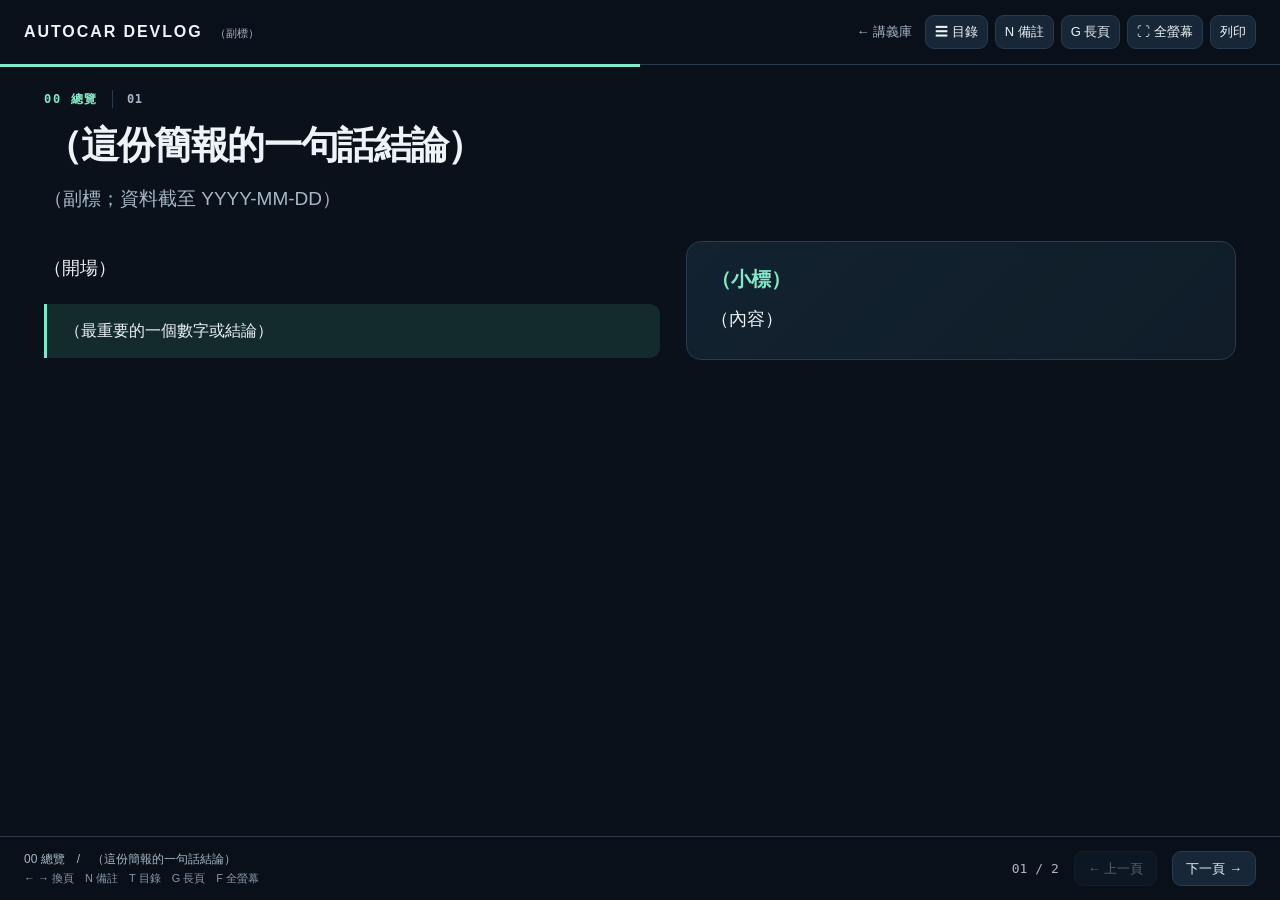
<file: templates/deck-template.html>
<!DOCTYPE html>
<html lang="zh-Hant"><head><meta charset="utf-8"/><meta name="viewport" content="width=device-width,initial-scale=1"/>
<meta name="description" content="（一句話說明這份簡報）"/>
<title>（簡報標題）</title>
<link rel="stylesheet" href="../../assets/deck.css"/></head>
<body>
<main class="deck" data-brand="AUTOCAR DEVLOG" data-sub="（副標）">

<section class="slide active" data-chapter="00 總覽" data-title="（這份簡報的一句話結論）" data-lead="（副標；資料截至 YYYY-MM-DD）">
<div class="slide-content"><div class="cols"><div>
<p>（開場）</p>
<div class="callout">（最重要的一個數字或結論）</div>
</div><div>
<div class="box"><h3>（小標）</h3><p>（內容）</p></div>
</div></div></div>
<aside class="teacher-note"><b>講者備註</b>（可省略）</aside>
</section>

<section class="slide" data-chapter="01 （章名）" data-title="（這一頁的結論）" data-lead="（副標）">
<div class="slide-content">
<div class="table-wrap"><table><thead><tr><th>項目</th><th>內容</th></tr></thead><tbody>
<tr><td>（…）</td><td>（…）</td></tr>
</tbody></table></div>
</div>
</section>

</main>
<script src="../../assets/deck.js"></script>
</body></html>
</file>
<file: assets/deck.css>
:root{--bg:#0a111a;--panel:#111d2a;--panel2:#162435;--line:#293b4d;--text:#eef3f7;--muted:#a6b8c8;--accent:#81e9c7;--warm:#ffbe75;--violet:#c1a8fb;--base:18px;color-scheme:dark}
*{box-sizing:border-box}html{scroll-behavior:smooth}body{margin:0;background:var(--bg);color:var(--text);font:var(--base)/1.7 -apple-system,BlinkMacSystemFont,"Segoe UI","PingFang TC","Microsoft JhengHei","Noto Sans CJK TC",sans-serif}button,input,select{font:inherit}button{border:1px solid var(--line);border-radius:9px;background:#172737;color:var(--text);padding:7px 13px;cursor:pointer;line-height:1.5;transition:background .15s,border .15s}button:hover{background:#233c4c;border-color:var(--accent)}button:focus-visible,a:focus-visible{outline:3px solid var(--accent);outline-offset:3px}button.primary{background:var(--accent);color:#0b1b1b;font-weight:750;border-color:var(--accent)}button:disabled{opacity:.35;cursor:default}a{color:var(--accent);text-decoration:none}a:hover{text-decoration:underline}strong,b{font-weight:730}p{margin:.65em 0}.small,small{font-size:13px;color:var(--muted)}kbd{font:13px/1.3 ui-monospace,SFMono-Regular,Consolas,monospace;padding:3px 6px;border:1px solid #5d7185;border-bottom-width:2px;border-radius:5px;background:#142332}code{font-family:ui-monospace,SFMono-Regular,Consolas,"Liberation Mono",monospace;font-size:.86em;color:#b6f6e0;background:#102d2c;padding:.12em .4em;border-radius:4px;overflow-wrap:anywhere}h1,h2,h3{line-height:1.3;margin:0}h1{font-size:clamp(30px,3vw,42px);letter-spacing:-.035em}h2{font-size:27px}h3{font-size:20px;font-weight:720;margin-bottom:12px;color:#e5f3f7}hr{border:0;border-top:1px solid var(--line);margin:15px 0}[hidden]{display:none!important}
.topbar{height:65px;display:flex;align-items:center;justify-content:space-between;gap:14px;padding:0 24px;border-bottom:1px solid var(--line);position:fixed;inset:0 0 auto;z-index:30;background:rgba(10,17,26,.97);backdrop-filter:blur(12px)}.brand{font-size:16px;letter-spacing:.12em;font-weight:780;white-space:nowrap}.brand span{font-size:11px;color:var(--muted);margin-left:12px;font-weight:500;letter-spacing:.02em}.top-actions{display:flex;gap:7px;align-items:center}.top-actions button{font-size:13px;padding:6px 9px}.top-actions .active{border-color:var(--accent);color:var(--accent)}.progress{position:fixed;top:64px;height:3px;left:0;z-index:40;background:var(--accent);transition:width .2s}
.deck{padding:90px 44px 100px;max-width:1510px;margin:auto}.slide{display:none;max-width:1320px;margin:auto;animation:fadein .18s ease-out}.slide.active{display:block}.slide-header{margin-bottom:26px}.eyebrow{display:flex;align-items:center;gap:14px;font:600 12px/1.5 ui-monospace,SFMono-Regular,Consolas,monospace;letter-spacing:.14em;color:var(--accent);margin-bottom:12px}.tag{color:var(--muted);border-left:1px solid var(--line);padding-left:14px;letter-spacing:.04em}.lead{color:var(--muted);font-size:19px;margin:13px 0 0}.slide-content{min-height:360px}.cols{display:grid;grid-template-columns:minmax(0,1.12fr) minmax(0,1fr);gap:26px;align-items:start}.cols>div{min-width:0}.cols.hero{grid-template-columns:minmax(0,1.1fr) minmax(0,1fr);align-items:center;gap:45px}.cols .cols{grid-template-columns:1fr}.cards{display:grid;grid-template-columns:repeat(3,minmax(0,1fr));gap:20px}.box{padding:24px;border-radius:15px;background:linear-gradient(135deg,#132230,#101d29);border:1px solid var(--line);height:100%}.box h3{color:var(--accent)}.box p:last-child{margin-bottom:0}.callout{padding:14px 18px;background:#132b2c;border-left:3px solid var(--accent);border-radius:0 10px 10px 0;margin:20px 0;line-height:1.65;font-size:16px}.callout.warn{background:#312719;border-color:var(--warm);color:#ffdab0}.checkpoint{display:flex;align-items:center;gap:22px;background:#122e2d;border:1px solid #2b6055;border-radius:12px;padding:18px 22px;margin:24px 0 10px}.checkpoint b{color:var(--accent);white-space:nowrap}.checkpoint span{font-size:16px}.steps{padding:0;margin:0;list-style:none;counter-reset:step}.steps li{counter-increment:step;display:flex;gap:15px;align-items:flex-start;margin-bottom:15px;line-height:1.75}.steps li:before{content:counter(step,decimal-leading-zero);flex:0 0 32px;height:32px;display:flex;align-items:center;justify-content:center;background:#1b3b3e;border:1px solid #335b5c;color:var(--accent);font:700 12px/1 ui-monospace,monospace;border-radius:8px;margin-top:3px}.steps li span{min-width:0}.checks{display:flex;flex-direction:column;gap:13px}.checks label{display:flex;gap:12px;align-items:flex-start;cursor:pointer}.checks input{accent-color:var(--accent);margin:7px 0 0;width:18px;height:18px;flex:0 0 18px}.checks label:has(input:checked){opacity:.65}.table-wrap{overflow-x:auto;border:1px solid var(--line);border-radius:12px;margin:10px 0 20px}table{border-collapse:collapse;width:100%;font-size:16px;line-height:1.6;text-align:left}th{background:#1a2b3b;color:#dae6ed;font-size:13px;font-weight:650;letter-spacing:.03em;padding:12px 15px}td{border-top:1px solid var(--line);padding:13px 15px;vertical-align:top;background:#101e2b}tr:nth-child(even) td{background:#122130}td:first-child{font-weight:650;color:#dff7ef}table code{font-size:.83em}td code{white-space:normal}.pipeline{display:flex;gap:14px;align-items:center;justify-content:space-between;margin:30px 0;flex-wrap:wrap}.pipeline span{flex:1;text-align:center;background:#172a3a;border:1px solid var(--line);padding:17px 12px;border-radius:10px;font-size:16px}.pipeline>b{color:var(--accent);font-size:23px}.sources-mini{display:flex;align-items:center;flex-wrap:wrap;gap:6px 13px;font-size:11px;color:#8299ac;margin:25px 0 10px;padding-top:12px;border-top:1px solid #1c2e3f}.sources-mini a{color:#8faab7}.teacher-note{display:none;border:1px dashed #766599;background:#211e33;border-radius:13px;padding:18px 22px;margin:22px 0;font-size:16px;color:#dccfed}.teacher-note b{color:#dcc0ff;font-size:12px;letter-spacing:.12em;display:block;margin-bottom:6px}.show-notes .teacher-note{display:block}.teacher-note:empty{display:none}
.footer{position:fixed;inset:auto 0 0;height:64px;background:rgba(10,17,26,.97);border-top:1px solid var(--line);display:flex;justify-content:space-between;align-items:center;gap:15px;padding:0 24px;z-index:30}.footer-title{font-size:12px;color:var(--muted);max-width:50vw;white-space:nowrap;overflow:hidden;text-overflow:ellipsis}.footer-right{display:flex;align-items:center;gap:15px}.pagecount{font:13px/1 ui-monospace,monospace;color:var(--muted)}.footer button{font-size:13px}.short-hints{font-size:11px;color:#859aad}.hero-kicker{font:600 11px/1.4 ui-monospace,monospace;letter-spacing:.15em;color:var(--warm)}.hero-title{font-size:clamp(54px,6vw,89px);line-height:1.06;letter-spacing:-.045em;margin:22px 0}.hero-title em{font-style:normal;color:var(--accent);font-size:.46em;letter-spacing:-.04em;line-height:1.55}.hero-desc{font-size:21px;color:#c8d9e1}.pill{display:inline-block;padding:5px 12px;border-radius:99px;border:1px solid var(--line);font-size:12px;color:var(--muted);margin-right:4px}.formula{font-size:28px;margin:18px 0}
.demo{border:1px solid #2d4053;border-radius:16px;background:#0d1620;overflow:hidden;position:relative;box-shadow:0 15px 35px #0002}.demo-viewport{position:relative;aspect-ratio:480/340;overflow:hidden}.demo canvas{width:100%;height:100%;display:block}.demo-tag{position:absolute;top:14px;left:17px;color:#9eb6c6;font:10px/1.5 ui-monospace,monospace;letter-spacing:.17em}.demo-controls{padding:9px 18px 4px;line-height:1.35}.demo-controls label{font-size:12px;color:var(--muted);display:block}.demo-controls output{float:right;font:14px ui-monospace;color:var(--accent)}input[type=range]{width:100%;display:block;margin:9px 0 12px;accent-color:var(--accent);height:15px;cursor:pointer}.mini-row{display:grid;grid-template-columns:1fr 1fr;gap:17px}.demo-actions{display:flex;gap:8px;margin:0 0 8px}.demo-actions button{font-size:11px;padding:4px 10px}.demo-caption{font-size:10px;margin:0;padding:6px 15px 12px;color:#8299ab;line-height:1.5}.demo[data-mode=noise] .demo-controls>label,.demo[data-mode=noise] .mini-row label:last-child{display:none}.demo[data-mode=noise] .mini-row{grid-template-columns:1fr}.demo[data-mode=fade] .mini-row{display:none}.comparison-label{display:grid;grid-template-columns:1.12fr 1fr;gap:26px;color:var(--muted);font-size:13px;text-align:center;margin-top:12px}.app-cards .box{padding:18px}.app-cards .demo{margin:12px 0}.app-cards p{font-size:16px}
.graph-figure{margin:15px 0 26px;background:#101923;border:1px solid var(--line);border-radius:14px;overflow:hidden}.node-svg{width:100%;height:auto;display:block}.node-svg .node-title{font:600 15px -apple-system,BlinkMacSystemFont,"Segoe UI","PingFang TC","Microsoft JhengHei",sans-serif;fill:#eff5f7}.node-svg .port-text{font:13px ui-monospace,SFMono-Regular,Consolas,monospace;fill:#c8d7e0}.node-svg .node-note{font:11px -apple-system,BlinkMacSystemFont,"Segoe UI","PingFang TC","Microsoft JhengHei",sans-serif;fill:#9fb9c9}.node-svg .graph-label{font:500 15px -apple-system,BlinkMacSystemFont,"Segoe UI","PingFang TC","Microsoft JhengHei",sans-serif;fill:#81e9c7}figcaption{display:flex;gap:15px;align-items:center;justify-content:space-between;font-size:11px;color:#8fa7ba;padding:10px 15px;border-top:1px solid #263949}figcaption button{font-size:11px;padding:4px 9px;white-space:nowrap}.ui-map{border:1px solid #3a4d5c;background:#12181e;border-radius:12px;overflow:hidden;margin-bottom:20px;font-size:13px}.ui-toolbar{background:#26323e;padding:10px 15px;color:#d2e1e8}.ui-toolbar span{float:right;color:#aac0c9}.ui-main{display:grid;grid-template-columns:1fr 2.8fr 1.15fr;min-height:230px}.ui-blackboard,.ui-inspector{padding:17px;background:#1b2733;border-right:1px solid #3b4b58}.ui-map b{color:var(--accent);font-size:13px}.ui-workspace{position:relative;padding:20px;background-image:radial-gradient(#2c3a4744 1px,transparent 1px);background-size:15px 15px}.ui-node{position:absolute;left:10%;top:42%;border:1px solid #558175;border-top:4px solid var(--accent);border-radius:6px;padding:10px 20px;background:#21363b}.ui-stack{position:absolute;right:9%;top:20%;border:1px solid #9d7955;border-top:4px solid var(--warm);border-radius:6px;padding:10px 22px;background:#2b3035;line-height:1.6}.ui-sphere{width:60px;height:60px;margin:14px auto 0;border-radius:50%;background:radial-gradient(circle at 35% 25%,#a7bac2,#496577 45%,#1b2b3a 72%)}.ui-caption{font-size:10px;color:#8fa7b8;padding:10px;background:#131e27}.ui-inspector p{font-size:12px}.online-image{font-size:13px}.online-image img{width:100%;height:auto}.inspector-card{background:#18232c;border:1px solid #52606c;border-radius:12px;overflow:hidden}.inspector-title{font-size:19px;padding:16px;border-bottom:1px solid #425360}.inspector-title small{font-size:10px;float:right;padding-top:8px}.inspector-tabs{display:flex;justify-content:space-around;padding:10px;font-size:13px;color:#8fa6b6}.inspector-tabs b{border-bottom:2px solid #7de6c0;color:#c5e8e1;padding-bottom:6px}.inspector-card .table-wrap{margin:10px;border:0}.inspector-card table td,.inspector-card table th{background:#1a2935}
.codebox{border:1px solid #33495b;background:#0c1722;border-radius:12px;overflow:hidden;margin:10px 0 20px}.codehead{padding:9px 15px;background:#192b3b;display:flex;align-items:center;justify-content:space-between;font-size:12px;color:#aac1d2}.codehead button{font-size:11px;padding:3px 10px}pre{white-space:pre;overflow:auto;margin:0;padding:22px;font:14px/1.9 ui-monospace,SFMono-Regular,Consolas,monospace;tab-size:4}pre code{background:none;padding:0;color:#c9e7e7;font-size:inherit;overflow-wrap:normal}.code-tabs{display:flex;gap:10px;margin-bottom:15px;flex-wrap:wrap}.code-tab{font-size:13px}.code-tab.active{border-color:var(--accent);color:var(--accent)}.code-panel pre{max-height:52vh}.code-panel .callout{margin-top:12px}details{border:1px solid var(--line);border-radius:10px;padding:12px 15px;margin:15px 0}summary{cursor:pointer;color:var(--accent);font-size:14px;font-weight:600}details p{font-size:15px}details[open]{background:#172536}.reference-grid{display:grid;grid-template-columns:repeat(3,minmax(0,1fr));gap:10px}.reference-grid a{display:grid;grid-template-columns:35px 1fr;gap:3px 9px;border:1px solid var(--line);border-radius:9px;padding:12px;font-size:13px;background:#122130}.reference-grid a b{grid-row:span 2;color:#84cdbd}.reference-grid a span{color:#d4e4ed}.reference-grid a small{grid-column:2;font-size:10px;color:#89a1b3}.final-equations{display:flex;flex-direction:column;gap:12px}.final-equations>div{border-left:3px solid #4ea593;padding:10px 18px;background:#14232e}.final-equations small{display:block;font-size:11px;margin-bottom:4px}.final-equations code{font-size:16px;background:none;padding:0}
.toc-shade{position:fixed;inset:0;background:#0008;z-index:49;display:none}.toc-panel{position:fixed;left:0;top:0;bottom:0;width:380px;max-width:92vw;background:#102030;border-right:1px solid var(--line);z-index:50;transform:translateX(-102%);transition:transform .2s;display:flex;flex-direction:column}.toc-open .toc-shade{display:block}.toc-open .toc-panel{transform:translateX(0)}.toc-header{display:flex;align-items:center;justify-content:space-between;padding:22px 18px 10px}.toc-header h2{font-size:21px}.toc-panel input[type=search]{margin:8px 18px 16px;padding:10px;border-radius:8px;border:1px solid var(--line);background:#0c1724;font-size:14px;color:var(--text)}.toc-items{overflow:auto;padding:0 10px 25px}.toc-items button{display:block;width:100%;text-align:left;border:0;background:transparent;font-size:13px;padding:10px 12px;color:#b6ccd9;line-height:1.5}.toc-items button.active{background:#1e3c43;color:var(--accent)}.toc-items small{font:10px ui-monospace;margin-right:10px}.toc-section{padding:13px 13px 5px;font-size:10px;letter-spacing:.14em;color:#6fafac;font-weight:700}.toc-empty{padding:20px;font-size:14px;color:var(--muted)}.toast{position:fixed;bottom:80px;left:50%;transform:translateX(-50%) translateY(15px);background:#245849;color:#e8fff4;padding:9px 20px;border-radius:99px;opacity:0;transition:.2s;pointer-events:none;z-index:90;font-size:14px}.toast.show{opacity:1;transform:translateX(-50%) translateY(0)}dialog{max-width:94vw;width:1500px;max-height:92vh;color:var(--text);background:#101c29;border:1px solid #597080;border-radius:15px;padding:0;box-shadow:0 30px 100px #0009}dialog::backdrop{background:#01060bd9}.dialog-bar{display:flex;align-items:center;gap:20px;justify-content:space-between;padding:14px 20px;border-bottom:1px solid var(--line);font-size:14px}.dialog-bar label{display:flex;gap:10px;align-items:center;font-size:12px}.dialog-bar input{width:180px;margin:0}.zoom-body{max-height:76vh;overflow:auto;padding:20px}.zoom-body .node-svg{max-width:none;min-width:800px}body.all-slides .slide{display:block;margin:0 auto 90px;padding-bottom:45px;border-bottom:1px solid var(--line)}body.all-slides .slide:last-child{border:0}.all-slides .deck{max-width:1450px}.no-js{margin:90px 30px;padding:20px;background:#493517}.all-slides .code-panel pre{max-height:650px}
@keyframes fadein{from{opacity:.6;transform:translateY(4px)}to{opacity:1;transform:none}}@media(min-width:1700px){:root{--base:21px}.deck{max-width:1590px;padding-top:106px}.slide{max-width:1440px}.box{padding:28px}h1{font-size:46px}.lead{font-size:22px}table{font-size:18px}.steps li{margin-bottom:18px}}
@media(max-width:1050px){:root{--base:16px}.deck{padding:86px 26px 100px}.topbar{padding:0 16px}.brand span{display:none}.cols{gap:19px}.box{padding:19px}h3{font-size:19px}.lead{font-size:17px}table{font-size:14px}td,th{padding:11px}.hero-title{font-size:62px}.hero-desc{font-size:18px}.top-actions .label-hide{display:none}.steps li{gap:11px;margin-bottom:13px}.callout{font-size:14px}.sources-mini{margin-top:18px}.cards{gap:13px}.reference-grid{grid-template-columns:repeat(2,minmax(0,1fr))}.node-svg .port-text{font-size:14px}.short-hints{display:none}}
@media(max-width:760px){:root{--base:16px}.brand{font-size:12px;letter-spacing:.05em}.topbar{gap:7px;padding:0 10px}.top-actions{gap:4px}.top-actions button{font-size:11px;padding:5px 6px}.top-actions .hide-mobile{display:none}.deck{padding:87px 16px 95px}.cols,.cols.hero,.cards{grid-template-columns:1fr}.cols.hero{gap:25px}.hero-title{font-size:65px}.hero-desc{font-size:18px}.slide-header{margin-bottom:20px}.lead{font-size:16px}h1{font-size:29px}.ui-main{grid-template-columns:1fr 2fr}.ui-inspector{display:none}.ui-toolbar span{display:none}.ui-node{left:5%;top:52%;padding:7px}.ui-stack{right:3%;padding:7px}.ui-map small{font-size:10px}.ui-blackboard{padding:10px}.ui-workspace{padding:12px}.ui-caption{font-size:9px}.footer{padding:0 12px}.footer-title{max-width:34vw;font-size:10px}.footer-right{gap:8px}.footer button{font-size:12px;padding:6px 8px}.pagecount{font-size:11px}.graph-figure{overflow-x:auto}.graph-figure .node-svg{min-width:700px}figcaption{min-width:650px;justify-content:flex-start}.checkpoint{display:block}.checkpoint b{display:block;margin-bottom:8px}.checkpoint span{font-size:14px}.comparison-label{display:none}.pipeline{gap:7px}.pipeline span{font-size:13px;padding:12px 8px}.pipeline>b{font-size:16px}.reference-grid{grid-template-columns:1fr}.dialog-bar{gap:8px;font-size:11px}.dialog-bar input{width:80px}.code-panel pre{max-height:60vh}.demo-viewport{max-height:400px}.all-slides .slide{margin-bottom:60px}.eyebrow{font-size:10px}}
@media print{:root{color-scheme:light;--text:#142433;--muted:#475d70;--bg:white;--panel:#eef3f6;--line:#b7c5ce;--accent:#086a54}body{background:white;color:#142433;font-size:11pt;-webkit-print-color-adjust:exact;print-color-adjust:exact}.topbar,.footer,.progress,.toc-panel,.toc-shade,.toast,.zoom-graph,.demo-actions,.download-file,.codehead button,.code-tabs,dialog,.toggle-all{display:none!important}.deck{padding:0;max-width:none}.slide,.slide.active,body.all-slides .slide{display:block;break-before:page;margin:0;padding:12px 0;border:0;animation:none}.slide:first-child{break-before:auto}.slide-header{margin-bottom:16px}h1{font-size:27pt}.lead{font-size:12pt}.hero-title{font-size:52pt}.cols{gap:20px}.cards{gap:14px}.box,.callout,.table-wrap,.checkpoint,details{break-inside:avoid}.box{background:#eef4f6;color:#162c39;padding:16px}.box h3{color:#086a54}.callout{background:#e7f4ee;color:#184c3c}.callout.warn{background:#fff1d9;color:#66481f}.checkpoint{background:#e7f4ee}.checkpoint span{color:#163e36}table{font-size:10pt}td,th,tr:nth-child(even) td{background:#eff4f7;color:#183245;padding:8px}td:first-child{color:#183245}code{background:#e3eee9;color:#085644}.sources-mini{font-size:8pt}.teacher-note{background:#f1ebff;color:#392656}.show-notes .teacher-note{display:block}.teacher-note b{color:#4e3980}.reference-grid a{background:#edf3f6;color:#183245}.reference-grid a span{color:#183245}.reference-grid a small{color:#475d70}.final-equations>div{background:#eaf1f0}.final-equations code{color:#155744}.demo{max-height:none}.demo-controls{display:none}.demo-caption{color:#a6becd}.code-panel pre,.all-slides .code-panel pre{max-height:none;overflow:visible;font-size:8pt;white-space:pre-wrap}.codebox{background:#f2f5f7}.codebox pre code{color:#183245}.codehead{background:#dde6ec;color:#153140}.code-panel[hidden]{display:block!important}.graph-figure{break-inside:avoid}.graph-figure .node-svg{min-width:0}.pill{color:#42586b}.hero-kicker{color:#886335}.hero-desc{color:#304e5b}.steps li:before{background:#e5f2ed;color:#1e7159}.sources-mini a{color:#315c69}.graph-figure figcaption{color:#405c6d;background:#e8eef2}.online-image{display:none}.final-equations{gap:9px}.checks input{accent-color:#186d52}@page{size:A4 landscape;margin:13mm}}

.slide{scroll-margin-top:90px}.scroll-hint{color:var(--warm);font-size:11px;margin-right:8px;white-space:nowrap}.demo[data-mode=mask] .mini-row label:last-child,.demo[data-mode=fade] .demo-play{display:none}.demo[data-mode=mask] .mini-row{grid-template-columns:1fr}
@media(max-width:760px){.scroll-hint{display:none}}
@media print{.scroll-hint{display:none}}

/* ---- 本站追加（原範本樣式之後；規則見 AGENTS.md）---- */
.home-link{font-size:13px;color:var(--muted);margin-right:6px;white-space:nowrap}
.todo{display:inline-block;padding:1px 9px;border-radius:99px;border:1px dashed var(--warm);color:var(--warm);font-size:12px;font-weight:650;white-space:nowrap;vertical-align:middle}
.ok{color:var(--accent);font-weight:650}.bad{color:#ff9c8f;font-weight:650}.num{font-variant-numeric:tabular-nums;white-space:nowrap}
.figure{margin:0;border:1px solid var(--line);border-radius:14px;background:#f4f6f8;padding:10px}.figure img{display:block;width:100%;height:auto;border-radius:8px}
.figure+.small,.figcap{display:block;margin-top:8px;font-size:13px;color:var(--muted)}
.cards.two{grid-template-columns:repeat(2,minmax(0,1fr))}.cards.four{grid-template-columns:repeat(4,minmax(0,1fr))}
.box ul,.slide-content ul{margin:.3em 0;padding-left:1.2em}.box li{margin:.25em 0}
.bar{display:block;height:10px;border-radius:5px;background:var(--accent);min-width:4px}
.bar.old{background:#4b6377}
@media(max-width:1050px){.cards.four{grid-template-columns:repeat(2,minmax(0,1fr))}}
@media(max-width:760px){.cards.two,.cards.four{grid-template-columns:1fr}.home-link{display:none}}
.figure.dark{background:#0c1622;padding:6px}.figure video{display:block;width:100%;height:auto;border-radius:8px;background:#000}
.figure.wide{max-width:1180px;margin:0 auto}

/* 2026-11-final-tech：密集頁（只作用於加了 .dense 的投影片，不影響舊簡報） */
.slide.dense td,.slide.dense th{padding:5px 9px;font-size:.9em;line-height:1.35}
.slide.dense .figure img{max-height:38vh;width:auto;max-width:100%;display:block;margin:0 auto}
.slide.dense p,.slide.dense li{line-height:1.45}
.slide.dense .figure.short img{max-height:25vh}
.math-block{margin:6px 0;padding:2px 12px;border:1px solid var(--line);border-radius:10px;overflow-x:auto}
.math-block .katex-display{margin:.2em 0}
.math-svg svg{vertical-align:middle;max-width:100%;height:auto}
.math-svg.math-display{display:block;text-align:center;margin:.3em 0;overflow-x:auto}
.math-svg.math-display svg{display:inline-block}
/* 2026-11-final-tech P04：Near／Far 互動示意（命名空間 .nf-，只作用於 [data-nearfar]） */
.nf-grid{display:grid;grid-template-columns:minmax(0,.95fr) minmax(0,1.35fr) minmax(0,1fr);gap:16px;align-items:start}
.nf-grid .figure img{max-height:190px;width:100%;object-fit:contain}
.nf-grid .figcap{font-size:10px;line-height:1.4}
.nf-widget{border:1px solid var(--line);border-radius:12px;background:#0d1822;padding:8px 10px}
.nf-widget svg{width:100%;height:auto;display:block}
.nf-widget svg.nf-scene{max-height:150px}
.nf-widget svg.nf-plot{max-height:46px}
.nf-tag{font:10px/1.4 ui-monospace,monospace;color:var(--warm);letter-spacing:.04em}
.nf-ctrl{display:grid;grid-template-columns:1fr 1fr 1fr;gap:4px 10px;margin-top:4px}
.nf-ctrl label{font-size:11px;color:var(--muted);line-height:1.3}
.nf-ctrl output{float:right;font:12px ui-monospace,monospace;color:var(--accent)}
.nf-ctrl input[type=range]{margin:4px 0 2px;height:12px}
.nf-btns{display:flex;gap:6px;flex-wrap:wrap;margin:4px 0}
.nf-btns button{font-size:11px;padding:2px 9px}
.nf-btns button.on{border-color:var(--accent);color:var(--accent)}
.nf-out{display:grid;grid-template-columns:1fr 1.25fr;gap:8px;font-size:11px;line-height:1.35;color:var(--muted)}
.nf-out b{color:var(--text);font:600 15px ui-monospace,monospace}
.nf-out .nf-static b{color:var(--warm)}
.nf-out .nf-dyn b{color:var(--accent)}
.nf-steps{margin:0;padding:0;list-style:none;font-size:13px;line-height:1.45}
.nf-steps li{margin:0 0 7px;padding-left:10px;border-left:2px solid #335b5c}
.nf-steps b{color:var(--accent)}
.nf-eqs{display:grid;grid-template-columns:1fr 1.25fr;gap:14px;margin-top:8px}
.nf-eqs>div{border:1px solid var(--line);border-left:3px solid #4ea593;border-radius:8px;background:#14232e;padding:2px 12px 4px}
.nf-eqs small{display:block;font-size:11px;color:var(--muted);margin-top:4px}
.nf-eqs .math-svg.math-display{margin:.15em 0}
@media(max-width:1050px){.nf-grid{grid-template-columns:1fr 1fr}.nf-grid>.nf-explain{grid-column:1/-1}.nf-eqs{grid-template-columns:1fr}}
@media(max-width:760px){.nf-grid{grid-template-columns:1fr}.nf-ctrl{grid-template-columns:1fr}.nf-out{grid-template-columns:1fr}}
</file>
